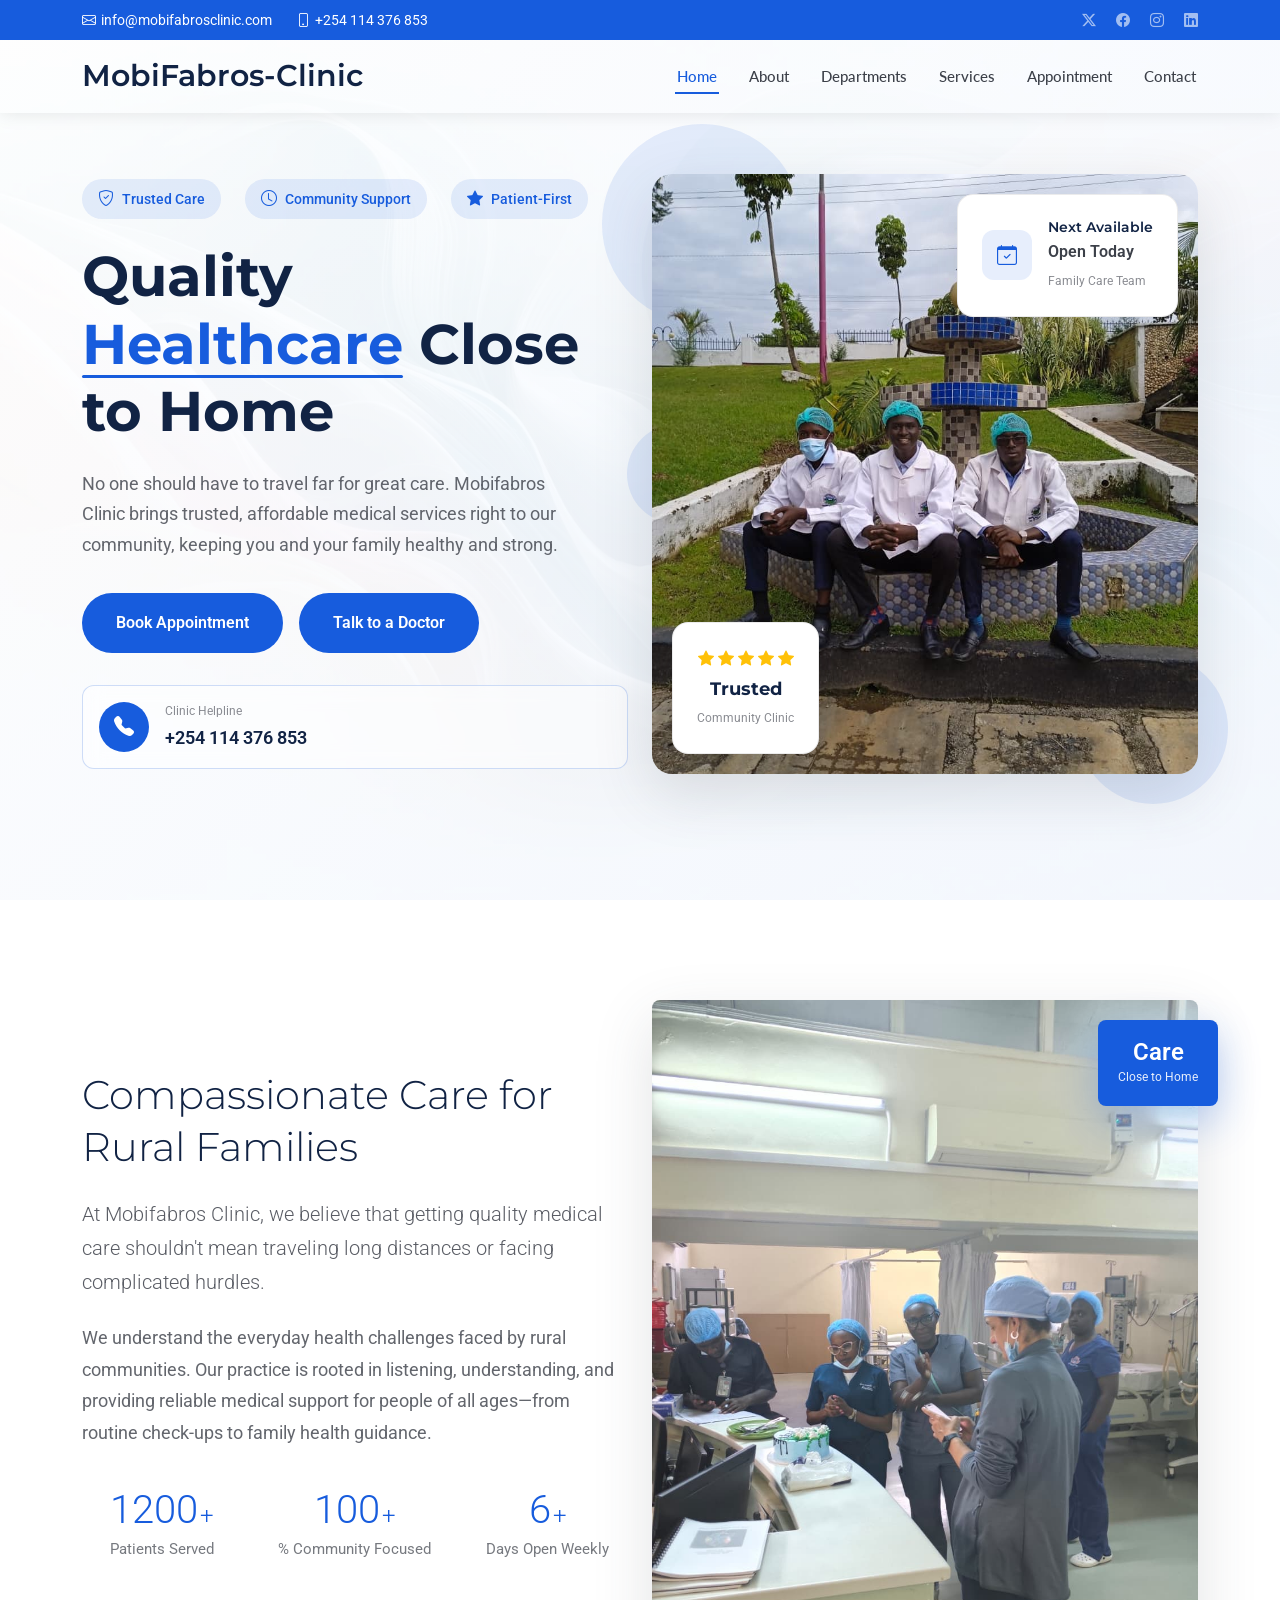
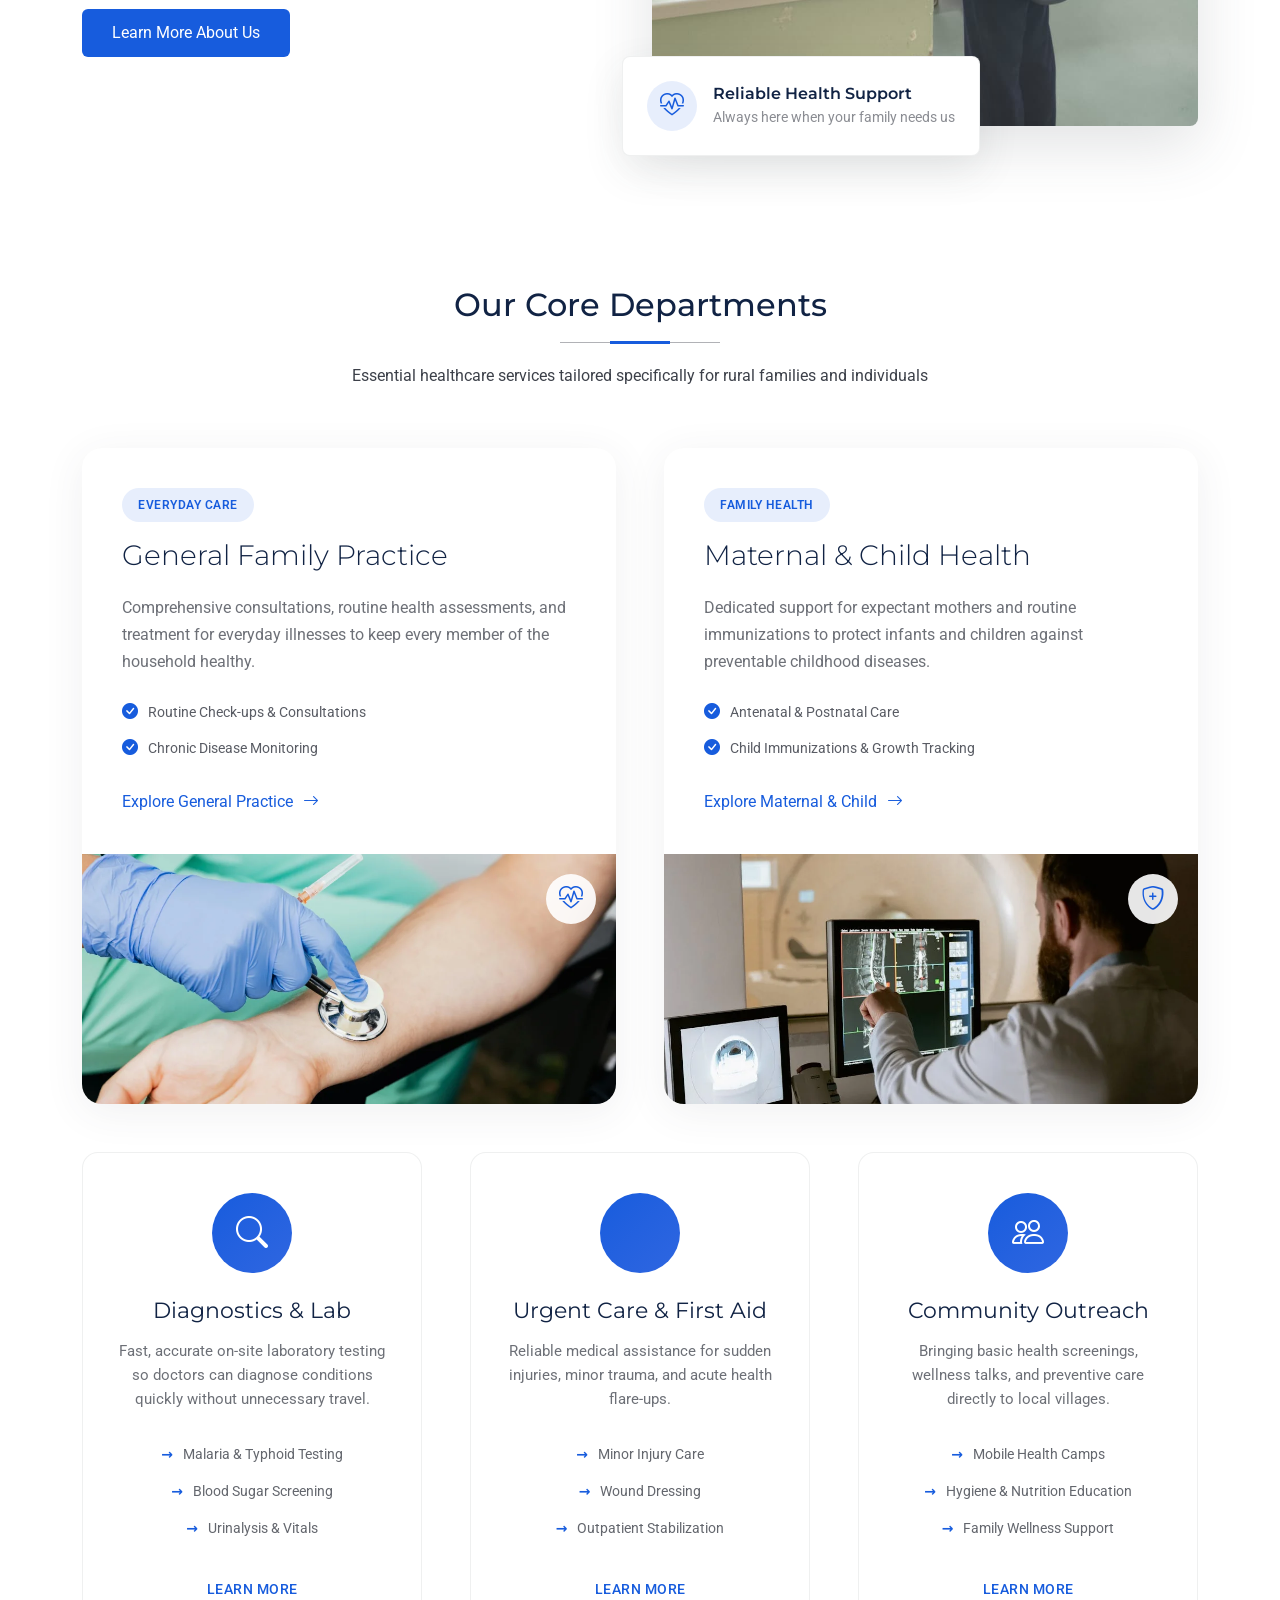
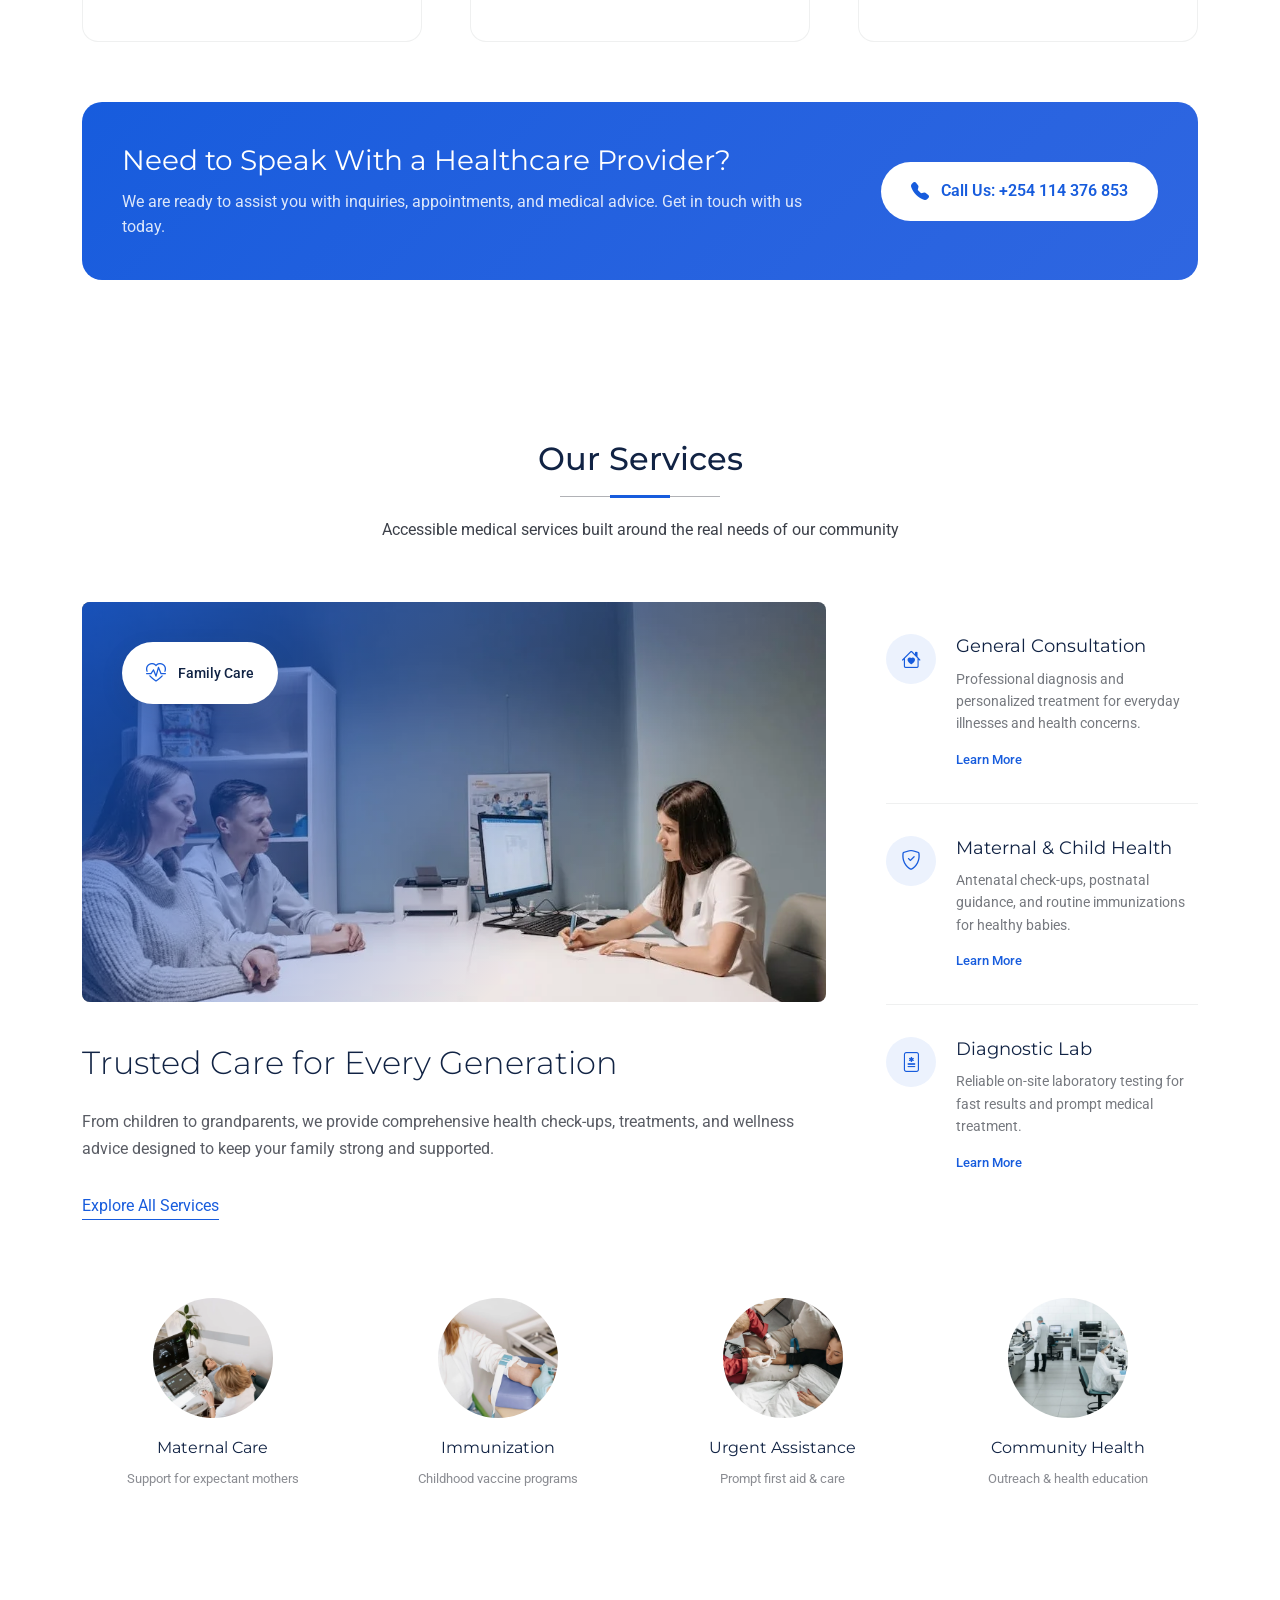
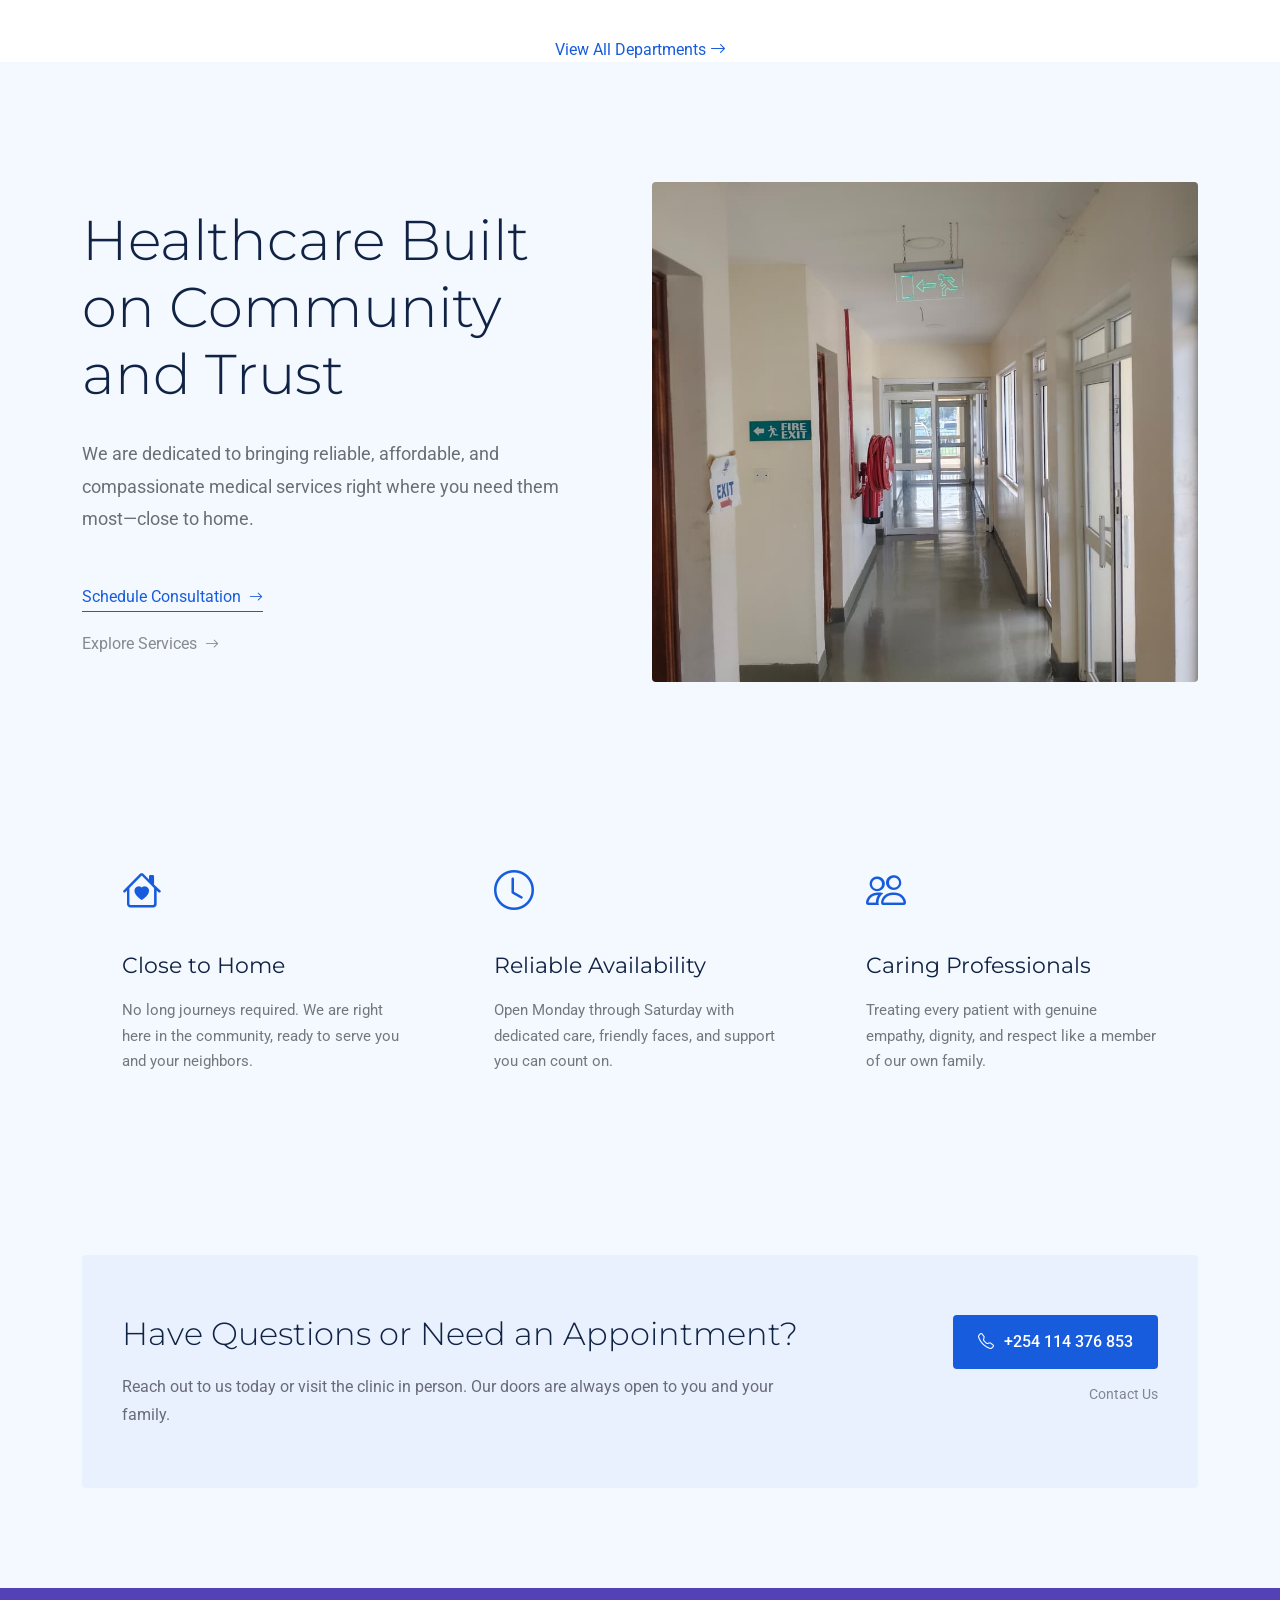
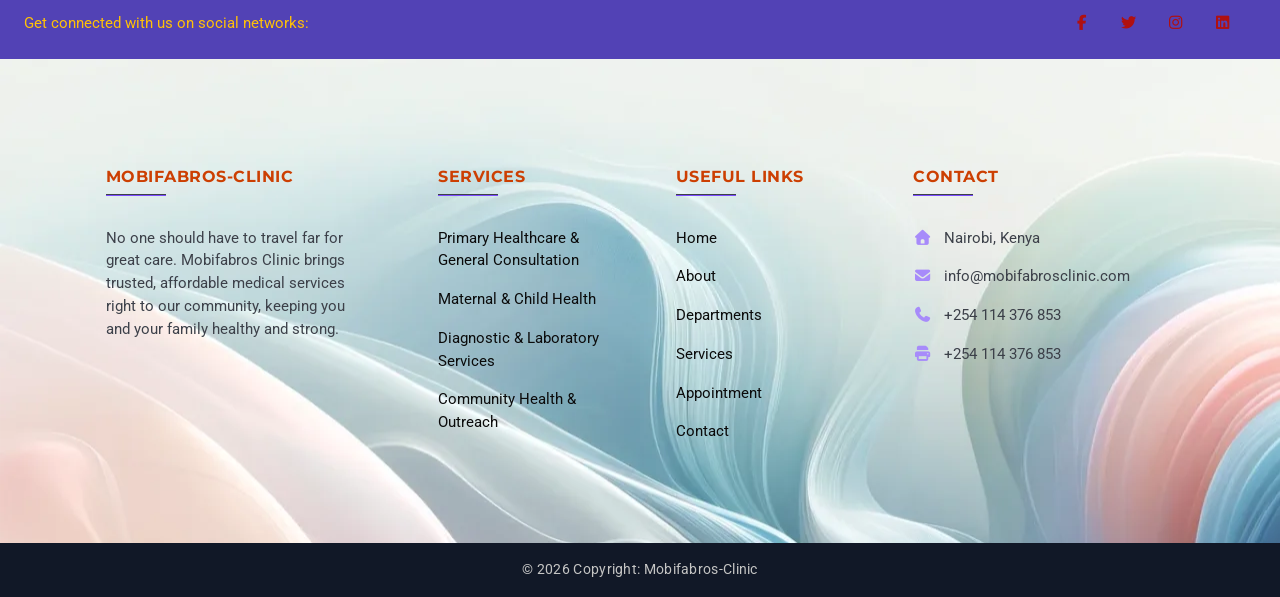
<file: index.html>
<!DOCTYPE html>
<html lang="en">

<head>
  <meta charset="utf-8">
  <meta content="width=device-width, initial-scale=1.0" name="viewport">
  <title>MobiFabros-Clinic</title>
  <meta name="description" content="Mobifabros Clinic brings trusted, affordable medical services right to our community, keeping you and your family healthy and strong.">
  <meta name="keywords" content="Mobifabros Clinic, Rural Healthcare, Family Practice, Medical Services, Clinic Kenya">

  <!-- Favicons -->
  <link href="assets/img/favlogo.jpg" rel="icon">
  <link href="assets/img/apple-touch-icon.png" rel="apple-touch-icon">

  <!-- Fonts -->
  <link href="https://fonts.googleapis.com" rel="preconnect">
  <link href="https://fonts.gstatic.com" rel="preconnect" crossorigin>
  <link
    href="https://fonts.googleapis.com/css2?family=Roboto:ital,wght@0,100;0,300;0,400;0,500;0,700;0,900;1,100;1,300;1,400;1,500;1,700;1,900&family=Montserrat:ital,wght@0,100;0,200;0,300;0,400;0,500;0,600;0,700;0,800;0,900;1,100;1,200;1,300;1,400;1,500;1,600;1,700;1,800;1,900&family=Lato:ital,wght@0,100;0,300;0,400;0,700;0,900;1,100;1,300;1,400;1,700;1,900&display=swap"
    rel="stylesheet">

  <!-- Vendor CSS Files -->
  <link href="assets/vendor/bootstrap/css/bootstrap.min.css" rel="stylesheet">
  <link href="assets/vendor/bootstrap-icons/bootstrap-icons.css" rel="stylesheet">
  <link href="assets/vendor/aos/aos.css" rel="stylesheet">
  <link href="assets/vendor/glightbox/css/glightbox.min.css" rel="stylesheet">
  <link href="assets/vendor/fontawesome-free/css/all.min.css" rel="stylesheet">
  <link href="assets/vendor/swiper/swiper-bundle.min.css" rel="stylesheet">

  <!-- Main CSS File -->
  <link href="assets/css/main.css" rel="stylesheet">
</head>

<body class="index-page">

  <header id="header" class="header fixed-top">

    <div class="topbar d-flex align-items-center dark-background">
      <div class="container d-flex justify-content-center justify-content-md-between">
        <div class="contact-info d-flex align-items-center">
          <i class="bi bi-envelope d-flex align-items-center"><a
              href="mailto:info@mobifabrosclinic.com">info@mobifabrosclinic.com</a></i>
          <i class="bi bi-phone d-flex align-items-center ms-4"><span>+254 114 376 853</span></i>
        </div>
        <div class="social-links d-none d-md-flex align-items-center">
          <a href="#!" class="twitter"><i class="bi bi-twitter-x"></i></a>
          <a href="#!" class="facebook"><i class="bi bi-facebook"></i></a>
          <a href="#!" class="instagram"><i class="bi bi-instagram"></i></a>
          <a href="#!" class="linkedin"><i class="bi bi-linkedin"></i></a>
        </div>
      </div>
    </div><!-- End Top Bar -->

    <div class="branding d-flex align-items-center">

      <div class="container position-relative d-flex align-items-center justify-content-between">
        <a href="index.html" class="logo d-flex align-items-center">
          <!-- Uncomment the line below if you also wish to use an image logo -->
          <!-- <img src="assets/img/logo.webp" alt=""> -->
          <h1 class="sitename">MobiFabros-Clinic</h1>
        </a>

        <nav id="navmenu" class="navmenu">
          <ul>
            <li><a href="index.html" class="active">Home</a></li>
            <li><a href="about.html">About</a></li>
            <li><a href="departments.html">Departments</a></li>
            <li><a href="services.html">Services</a></li>
            <li><a href="appointment.html">Appointment</a></li>
            <li><a href="contact.html">Contact</a></li>
          </ul>
          <i class="mobile-nav-toggle d-xl-none bi bi-list"></i>
        </nav>

      </div>

    </div>

  </header>

  <main class="main">

    <!-- Hero Section -->
    <section id="hero" class="hero section">

      <div class="container" data-aos="fade-up" data-aos-delay="100">

        <div class="row align-items-center mt-5">
          <div class="col-lg-6">
            <div class="hero-content">
              <div class="trust-badges mb-4" data-aos="fade-right" data-aos-delay="200">
                <div class="badge-item">
                  <i class="bi bi-shield-check"></i>
                  <span>Trusted Care</span>
                </div>
                <div class="badge-item">
                  <i class="bi bi-clock"></i>
                  <span>Community Support</span>
                </div>
                <div class="badge-item">
                  <i class="bi bi-star-fill"></i>
                  <span>Patient-First</span>
                </div>
              </div>

              <h1 data-aos="fade-right" data-aos-delay="300">
                Quality <span class="highlight">Healthcare</span> Close to Home
              </h1>

              <p class="hero-description" data-aos="fade-right" data-aos-delay="400">
                No one should have to travel far for great care. Mobifabros Clinic brings trusted, affordable medical services right to our community, keeping you and your family healthy and strong.
              </p>

              <div class="hero-actions" data-aos="fade-right" data-aos-delay="600">
                <a href="appointment.html" class="btn btn-primary">Book Appointment</a>
                <a href="contact.html" class="btn btn-primary">Talk to a Doctor</a>
              </div>

              <div class="emergency-contact" data-aos="fade-right" data-aos-delay="700">
                <div class="emergency-icon">
                  <i class="bi bi-telephone-fill"></i>
                </div>
                <div class="emergency-info">
                  <small>Clinic Helpline</small>
                  <strong>+254 114 376 853</strong>
                </div>
              </div>
            </div>
          </div>

          <div class="col-lg-6">
            <div class="hero-visual" data-aos="fade-left" data-aos-delay="400">
              <div class="main-image">
                <img src="assets/img/mbogi.jpeg" alt="Modern Healthcare Facility" class="img-fluid">
                <div class="floating-card appointment-card">
                  <div class="card-icon">
                    <i class="bi bi-calendar-check"></i>
                  </div>
                  <div class="card-content">
                    <h6>Next Available</h6>
                    <p>Open Today</p>
                    <small>Family Care Team</small>
                  </div>
                </div>
                <div class="floating-card rating-card">
                  <div class="card-content">
                    <div class="rating-stars">
                      <i class="bi bi-star-fill"></i>
                      <i class="bi bi-star-fill"></i>
                      <i class="bi bi-star-fill"></i>
                      <i class="bi bi-star-fill"></i>
                      <i class="bi bi-star-fill"></i>
                    </div>
                    <h6>Trusted</h6>
                    <small>Community Clinic</small>
                  </div>
                </div>
              </div>
              <div class="background-elements">
                <div class="element element-1"></div>
                <div class="element element-2"></div>
                <div class="element element-3"></div>
              </div>
            </div>
          </div>
        </div>

      </div>

    </section><!-- /Hero Section -->

    <!-- Home About Section -->
    <section id="home-about" class="home-about section">

      <div class="container" data-aos="fade-up" data-aos-delay="100">

        <div class="row align-items-center">
          <div class="col-lg-6 mb-5 mb-lg-0" data-aos="fade-right" data-aos-delay="200">
            <div class="about-content">
              <h2 class="section-heading">Compassionate Care for Rural Families</h2>
              <p class="lead-text">At Mobifabros Clinic, we believe that getting quality medical care shouldn't mean traveling long distances or facing complicated hurdles.</p>

              <p>We understand the everyday health challenges faced by rural communities. Our practice is rooted in listening, understanding, and providing reliable medical support for people of all ages—from routine check-ups to family health guidance.</p>

              <div class="stats-grid">
                <div class="stat-item">
                  <div class="stat-number purecounter" data-purecounter-start="0" data-purecounter-end="1200"
                    data-purecounter-duration="1"></div>
                  <div class="stat-label">Patients Served</div>
                </div>
                <div class="stat-item">
                  <div class="stat-number purecounter" data-purecounter-start="0" data-purecounter-end="100"
                    data-purecounter-duration="1"></div>
                  <div class="stat-label">% Community Focused</div>
                </div>
                <div class="stat-item">
                  <div class="stat-number purecounter" data-purecounter-start="0" data-purecounter-end="6"
                    data-purecounter-duration="1"></div>
                  <div class="stat-label">Days Open Weekly</div>
                </div>
              </div>

              <div class="cta-section">
                <a href="about.html" class="btn-primary">Learn More About Us</a>
              </div>
            </div>
          </div>

          <div class="col-lg-6" data-aos="fade-left" data-aos-delay="300">
            <div class="about-visual">
              <div class="main-image">
                <img src="assets/img/docs.jpeg" alt="Modern medical facility" class="img-fluid">
              </div>
              <div class="floating-card">
                <div class="card-content">
                  <div class="icon">
                    <i class="bi bi-heart-pulse"></i>
                  </div>
                  <div class="card-text">
                    <h4>Reliable Health Support</h4>
                    <p>Always here when your family needs us</p>
                  </div>
                </div>
              </div>
              <div class="experience-badge">
                <div class="badge-content">
                  <span class="years">Care</span>
                  <span class="text">Close to Home</span>
                </div>
              </div>
            </div>
          </div>
        </div>

      </div>

    </section><!-- /Home About Section -->

    <!-- Featured Departments Section -->
    <section id="featured-departments" class="featured-departments section">

      <!-- Section Title -->
      <div class="container section-title" data-aos="fade-up">
        <h2>Our Core Departments</h2>
        <p>Essential healthcare services tailored specifically for rural families and individuals</p>
      </div><!-- End Section Title -->

      <div class="container" data-aos="fade-up" data-aos-delay="100">

        <div class="row g-5">

          <div class="col-lg-6" data-aos="zoom-in" data-aos-delay="100">
            <div class="specialty-card">
              <div class="specialty-content">
                <div class="specialty-meta">
                  <span class="specialty-label">Everyday Care</span>
                </div>
                <h3>General Family Practice</h3>
                <p>Comprehensive consultations, routine health assessments, and treatment for everyday illnesses to keep every member of the household healthy.</p>
                <div class="specialty-features">
                  <span><i class="bi bi-check-circle-fill"></i>Routine Check-ups & Consultations</span>
                  <span><i class="bi bi-check-circle-fill"></i>Chronic Disease Monitoring</span>
                </div>
                <a href="departments.html" class="specialty-link">
                  Explore General Practice <i class="bi bi-arrow-right"></i>
                </a>
              </div>
              <div class="specialty-visual">
                <img src="assets/img/health/cardiology-1.webp" alt="General Family Practice" class="img-fluid">
                <div class="visual-overlay">
                  <i class="bi bi-heart-pulse"></i>
                </div>
              </div>
            </div>
          </div><!-- End Specialty Card -->

          <div class="col-lg-6" data-aos="zoom-in" data-aos-delay="200">
            <div class="specialty-card">
              <div class="specialty-content">
                <div class="specialty-meta">
                  <span class="specialty-label">Family Health</span>
                </div>
                <h3>Maternal & Child Health</h3>
                <p>Dedicated support for expectant mothers and routine immunizations to protect infants and children against preventable childhood diseases.</p>
                <div class="specialty-features">
                  <span><i class="bi bi-check-circle-fill"></i>Antenatal & Postnatal Care</span>
                  <span><i class="bi bi-check-circle-fill"></i>Child Immunizations & Growth Tracking</span>
                </div>
                <a href="departments.html" class="specialty-link">
                  Explore Maternal & Child <i class="bi bi-arrow-right"></i>
                </a>
              </div>
              <div class="specialty-visual">
                <img src="assets/img/health/neurology-4.webp" alt="Maternal and Child Health" class="img-fluid">
                <div class="visual-overlay">
                  <i class="bi bi-shield-plus"></i>
                </div>
              </div>
            </div>
          </div><!-- End Specialty Card -->

          <div class="col-lg-4" data-aos="fade-up" data-aos-delay="100">
            <div class="department-highlight">
              <div class="highlight-icon">
                <i class="bi bi-search"></i>
              </div>
              <h4>Diagnostics & Lab</h4>
              <p>Fast, accurate on-site laboratory testing so doctors can diagnose conditions quickly without unnecessary travel.</p>
              <ul class="highlight-list">
                <li>Malaria & Typhoid Testing</li>
                <li>Blood Sugar Screening</li>
                <li>Urinalysis & Vitals</li>
              </ul>
              <a href="departments.html" class="highlight-cta">Learn More</a>
            </div>
          </div><!-- End Department Highlight -->

          <div class="col-lg-4" data-aos="fade-up" data-aos-delay="200">
            <div class="department-highlight">
              <div class="highlight-icon">
                <i class="bi bi-medkit"></i>
              </div>
              <h4>Urgent Care & First Aid</h4>
              <p>Reliable medical assistance for sudden injuries, minor trauma, and acute health flare-ups.</p>
              <ul class="highlight-list">
                <li>Minor Injury Care</li>
                <li>Wound Dressing</li>
                <li>Outpatient Stabilization</li>
              </ul>
              <a href="departments.html" class="highlight-cta">Learn More</a>
            </div>
          </div><!-- End Department Highlight -->

          <div class="col-lg-4" data-aos="fade-up" data-aos-delay="300">
            <div class="department-highlight">
              <div class="highlight-icon">
                <i class="bi bi-people"></i>
              </div>
              <h4>Community Outreach</h4>
              <p>Bringing basic health screenings, wellness talks, and preventive care directly to local villages.</p>
              <ul class="highlight-list">
                <li>Mobile Health Camps</li>
                <li>Hygiene & Nutrition Education</li>
                <li>Family Wellness Support</li>
              </ul>
              <a href="departments.html" class="highlight-cta">Learn More</a>
            </div>
          </div><!-- End Department Highlight -->

        </div>

        <div class="emergency-banner" data-aos="fade-up" data-aos-delay="400">
          <div class="row align-items-center">
            <div class="col-lg-8">
              <div class="emergency-content">
                <h3>Need to Speak With a Healthcare Provider?</h3>
                <p>We are ready to assist you with inquiries, appointments, and medical advice. Get in touch with us today.</p>
              </div>
            </div>
            <div class="col-lg-4 text-lg-end">
              <a href="tel:+254114376853" class="emergency-btn">
                <i class="bi bi-telephone-fill"></i>
                Call Us: +254 114 376 853
              </a>
            </div>
          </div>
        </div>

      </div>

    </section><!-- /Featured Departments Section -->

    <!-- Featured Services Section -->
    <section id="featured-services" class="featured-services section">

      <!-- Section Title -->
      <div class="container section-title" data-aos="fade-up">
        <h2>Our Services</h2>
        <p>Accessible medical services built around the real needs of our community</p>
      </div><!-- End Section Title -->

      <div class="container" data-aos="fade-up" data-aos-delay="100">

        <div class="row g-0">

          <div class="col-lg-8" data-aos="fade-right" data-aos-delay="200">
            <div class="featured-service-main">
              <div class="service-image-wrapper">
                <img src="assets/img/health/consultation-4.webp" alt="Premier Healthcare Services" class="img-fluid"
                  loading="lazy">
                <div class="service-overlay">
                  <div class="service-badge">
                    <i class="bi bi-heart-pulse"></i>
                    <span>Family Care</span>
                  </div>
                </div>
              </div>
              <div class="service-details">
                <h2>Trusted Care for Every Generation</h2>
                <p>From children to grandparents, we provide comprehensive health check-ups, treatments, and wellness advice designed to keep your family strong and supported.</p>
                <a href="services.html" class="main-cta">Explore All Services</a>
              </div>
            </div>
          </div>

          <div class="col-lg-4" data-aos="fade-left" data-aos-delay="300">
            <div class="services-sidebar">

              <div class="service-item" data-aos="fade-up" data-aos-delay="400">
                <div class="service-icon-wrapper">
                  <i class="bi bi-house-heart"></i>
                </div>
                <div class="service-info">
                  <h4>General Consultation</h4>
                  <p>Professional diagnosis and personalized treatment for everyday illnesses and health concerns.</p>
                  <a href="services.html" class="service-link">Learn More</a>
                </div>
              </div>

              <div class="service-item" data-aos="fade-up" data-aos-delay="500">
                <div class="service-icon-wrapper">
                  <i class="bi bi-shield-check"></i>
                </div>
                <div class="service-info">
                  <h4>Maternal & Child Health</h4>
                  <p>Antenatal check-ups, postnatal guidance, and routine immunizations for healthy babies.</p>
                  <a href="services.html" class="service-link">Learn More</a>
                </div>
              </div>

              <div class="service-item" data-aos="fade-up" data-aos-delay="600">
                <div class="service-icon-wrapper">
                  <i class="bi bi-file-medical"></i>
                </div>
                <div class="service-info">
                  <h4>Diagnostic Lab</h4>
                  <p>Reliable on-site laboratory testing for fast results and prompt medical treatment.</p>
                  <a href="services.html" class="service-link">Learn More</a>
                </div>
              </div>

            </div>
          </div>

        </div>

        <div class="specialties-grid" data-aos="fade-up" data-aos-delay="300">
          <div class="row align-items-center">

            <div class="col-lg-3 col-md-6">
              <div class="specialty-card">
                <div class="specialty-image">
                  <img src="assets/img/health/maternal-2.webp" alt="Maternal Care" class="img-fluid" loading="lazy">
                </div>
                <div class="specialty-content">
                  <h5>Maternal Care</h5>
                  <span>Support for expectant mothers</span>
                </div>
              </div>
            </div>

            <div class="col-lg-3 col-md-6">
              <div class="specialty-card">
                <div class="specialty-image">
                  <img src="assets/img/health/vaccination-3.webp" alt="Vaccination" class="img-fluid" loading="lazy">
                </div>
                <div class="specialty-content">
                  <h5>Immunization</h5>
                  <span>Childhood vaccine programs</span>
                </div>
              </div>
            </div>

            <div class="col-lg-3 col-md-6">
              <div class="specialty-card">
                <div class="specialty-image">
                  <img src="assets/img/health/emergency-1.webp" alt="Emergency Care" class="img-fluid" loading="lazy">
                </div>
                <div class="specialty-content">
                  <h5>Urgent Assistance</h5>
                  <span>Prompt first aid &amp; care</span>
                </div>
              </div>
            </div>

            <div class="col-lg-3 col-md-6">
              <div class="specialty-card">
                <div class="specialty-image">
                  <img src="assets/img/health/facilities-6.webp" alt="Advanced Tech" class="img-fluid" loading="lazy">
                </div>
                <div class="specialty-content">
                  <h5>Community Health</h5>
                  <span>Outreach &amp; health education</span>
                </div>
              </div>
            </div>

          </div>
        </div>

      </div>

    </section><!-- /Featured Services Section -->

   
        </div>

        <div class="text-center mt-5" data-aos="fade-up" data-aos-delay="700">
          <a href="departments.html" class="btn-view-all">
            View All Departments
            <i class="bi bi-arrow-right"></i>
          </a>
        </div>

      </div>

    </section><!-- /Find A Doctor Section -->

    <!-- Call To Action Section -->
    <section id="call-to-action" class="call-to-action section light-background">

      <div class="container" data-aos="fade-up" data-aos-delay="100">

        <div class="hero-content">
          <div class="row align-items-center">

            <div class="col-lg-6">
              <div class="content-wrapper" data-aos="fade-up" data-aos-delay="200">
                <h1>Healthcare Built on Community and Trust</h1>
                <p>We are dedicated to bringing reliable, affordable, and compassionate medical services right where you need them most—close to home.</p>

                <div class="cta-wrapper">
                  <a href="appointment.html" class="primary-cta">
                    <span>Schedule Consultation</span>
                    <i class="bi bi-arrow-right"></i>
                  </a>
                  <a href="services.html" class="secondary-cta">
                    <span>Explore Services</span>
                    <i class="bi bi-arrow-right"></i>
                  </a>
                </div>
              </div>
            </div>

            <div class="col-lg-6">
              <div class="image-container" data-aos="fade-left" data-aos-delay="300">
                <img src="assets/img/hall.jpeg" alt="Medical Excellence" class="img-fluid">
              </div>
            </div>

          </div>
        </div>

        <div class="features-section">

          <div class="row g-0">

            <div class="col-lg-4">
              <div class="feature-block" data-aos="fade-up" data-aos-delay="200">
                <div class="feature-icon">
                  <i class="bi bi-house-heart"></i>
                </div>
                <h3>Close to Home</h3>
                <p>No long journeys required. We are right here in the community, ready to serve you and your neighbors.</p>
              </div>
            </div>

            <div class="col-lg-4">
              <div class="feature-block" data-aos="fade-up" data-aos-delay="300">
                <div class="feature-icon">
                  <i class="bi bi-clock"></i>
                </div>
                <h3>Reliable Availability</h3>
                <p>Open Monday through Saturday with dedicated care, friendly faces, and support you can count on.</p>
              </div>
            </div>

            <div class="col-lg-4">
              <div class="feature-block" data-aos="fade-up" data-aos-delay="400">
                <div class="feature-icon">
                  <i class="bi bi-people"></i>
                </div>
                <h3>Caring Professionals</h3>
                <p>Treating every patient with genuine empathy, dignity, and respect like a member of our own family.</p>
              </div>
            </div>

          </div>

        </div>

        <div class="contact-block">
          <div class="row">

            <div class="col-lg-8">
              <div class="contact-content" data-aos="fade-up" data-aos-delay="200">
                <h2>Have Questions or Need an Appointment?</h2>
                <p>Reach out to us today or visit the clinic in person. Our doors are always open to you and your family.</p>
              </div>
            </div>

            <div class="col-lg-4">
              <div class="contact-actions" data-aos="fade-up" data-aos-delay="300">
                <a href="tel:+254114376853" class="emergency-call">
                  <i class="bi bi-telephone"></i>
                  <span>+254 114 376 853</span>
                </a>
                <a href="contact.html" class="contact-link">Contact Us</a>
              </div>
            </div>

          </div>
        </div>

      </div>

    </section><!-- /Call To Action Section -->

  </main>

  <!-- Footer -->
  <footer
          class="text-center text-lg-start text-white"
          style="background-image: url(assets/img/bg/);"
          >
    <!-- Section: Social media -->
    <section
             class="d-flex justify-content-between p-4"
             style="background-color: #6351ce"
             >
      <!-- Left -->
      <div class="me-5">
        <span class="text-warning">Get connected with us on social networks:</span>
      </div>
      <!-- Left -->

      <!-- Right -->
      <div>
        <a href="" class="text-white me-4">
          <i class="fab fa-facebook-f"></i>
        </a>
        <a href="" class="text-white me-4">
          <i class="fab fa-twitter"></i>
        </a>
        <a href="" class="text-white me-4">
          <i class="fab fa-instagram"></i>
        </a>
        <a href="" class="text-white me-4">
          <i class="fab fa-linkedin"></i>
        </a>
      </div>
      <!-- Right -->
    </section>
    <!-- Section: Social media -->

    <!-- Section: Links  -->
    <section class="" style="background-image: url(assets/img/bg/abstract-bg-3.webp);">
      <div class="container text-center text-md-start mt-5">
        <!-- Grid row -->
        <div class="row mt-3">
          <!-- Grid column -->
          <div class="col-md-3 col-lg-4 col-xl-3 mx-auto mb-4">
            <!-- Content -->
            <h6 class="text-uppercase fw-bold">MobiFabros-Clinic</h6>
            <hr
                class="mb-4 mt-0 d-inline-block mx-auto"
                style="width: 60px; background-color: #7c4dff; height: 2px"
                />
            <p>
             No one should have to travel far for great care. Mobifabros Clinic brings trusted, affordable medical services right to our community,
             keeping you and your family healthy and strong.
            </p>
          </div>
          <!-- Grid column -->

          <!-- Grid column -->
          <div class="col-md-2 col-lg-2 col-xl-2 mx-auto mb-4">
            <!-- Links -->
            <h6 class="text-uppercase fw-bold">Services</h6>
            <hr
                class="mb-4 mt-0 d-inline-block mx-auto"
                style="width: 60px; background-color: #7c4dff; height: 2px"
                />
            <p>
              <a href="services.html" class="text-dark">Primary Healthcare & General Consultation</a>
            </p>
            <p>
              <a href="services.html" class="text-dark">Maternal & Child Health</a>
            </p>
            <p>
              <a href="services.html" class="text-dark">Diagnostic & Laboratory Services</a>
            </p>
            <p>
              <a href="services.html" class="text-dark">Community Health & Outreach</a>
            </p>
          </div>
          <!-- Grid column -->

          <!-- Grid column -->
          <div class="col-md-3 col-lg-2 col-xl-2 mx-auto mb-4">
            <!-- Links -->
            <h6 class="text-uppercase fw-bold">Useful links</h6>
            <hr
                class="mb-4 mt-0 d-inline-block mx-auto"
                style="width: 60px; background-color: #7c4dff; height: 2px"
                />
            <p>
              <a href="index.html" class="text-dark">Home</a>
            </p>
            <p>
              <a href="about.html" class="text-dark">About</a>
            </p>
            <p>
              <a href="departments.html" class="text-dark">Departments</a>
            </p>
            <p>
              <a href="services.html" class="text-dark">Services</a>
            </p>
            <p>
              <a href="appointment.html" class="text-dark">Appointment</a>
            </p>
             <p>
              <a href="contact.html" class="text-dark">Contact</a>
            </p>
          </div>
          <!-- Grid column -->

          <!-- Grid column -->
          <div class="col-md-4 col-lg-3 col-xl-3 mx-auto mb-md-0 mb-4">
            <!-- Links -->
            <h6 class="text-uppercase fw-bold">Contact</h6>
            <hr
                class="mb-4 mt-0 d-inline-block mx-auto"
                style="width: 60px; background-color: #7c4dff; height: 2px"
                />
            <p><i class="fas fa-home mr-3"></i> Nairobi, Kenya</p>
            <p><i class="fas fa-envelope mr-3"></i> info@mobifabrosclinic.com</p>
            <p><i class="fas fa-phone mr-3"></i> +254 114 376 853</p>
            <p><i class="fas fa-print mr-3"></i> +254 114 376 853</p>
          </div>
          <!-- Grid column -->
        </div>
        <!-- Grid row -->
      </div>
    </section>
    <!-- Section: Links  -->

    <!-- Copyright -->
    <div
         class="text-center p-3"
         style="background-color: blue;"
         >
      © 2026 Copyright: Mobifabros-Clinic
    </div>
    <!-- Copyright -->
  </footer>
  <!-- Footer -->

  <!-- Scroll Top -->
  <a href="#!" id="scroll-top" class="scroll-top d-flex align-items-center justify-content-center"><i
      class="bi bi-arrow-up-short"></i></a>

  <!-- Preloader -->
  <div id="preloader"></div>

  <!-- Vendor JS Files -->
  <script src="assets/vendor/bootstrap/js/bootstrap.bundle.min.js"></script>
  <script src="assets/vendor/php-email-form/validate.js"></script>
  <script src="assets/vendor/aos/aos.js"></script>
  <script src="assets/vendor/glightbox/js/glightbox.min.js"></script>
  <script src="assets/vendor/purecounter/purecounter_vanilla.js"></script>
  <script src="assets/vendor/swiper/swiper-bundle.min.js"></script>

  <!-- Main JS File -->
  <script src="assets/js/main.js"></script>

</body>

</html>
</file>
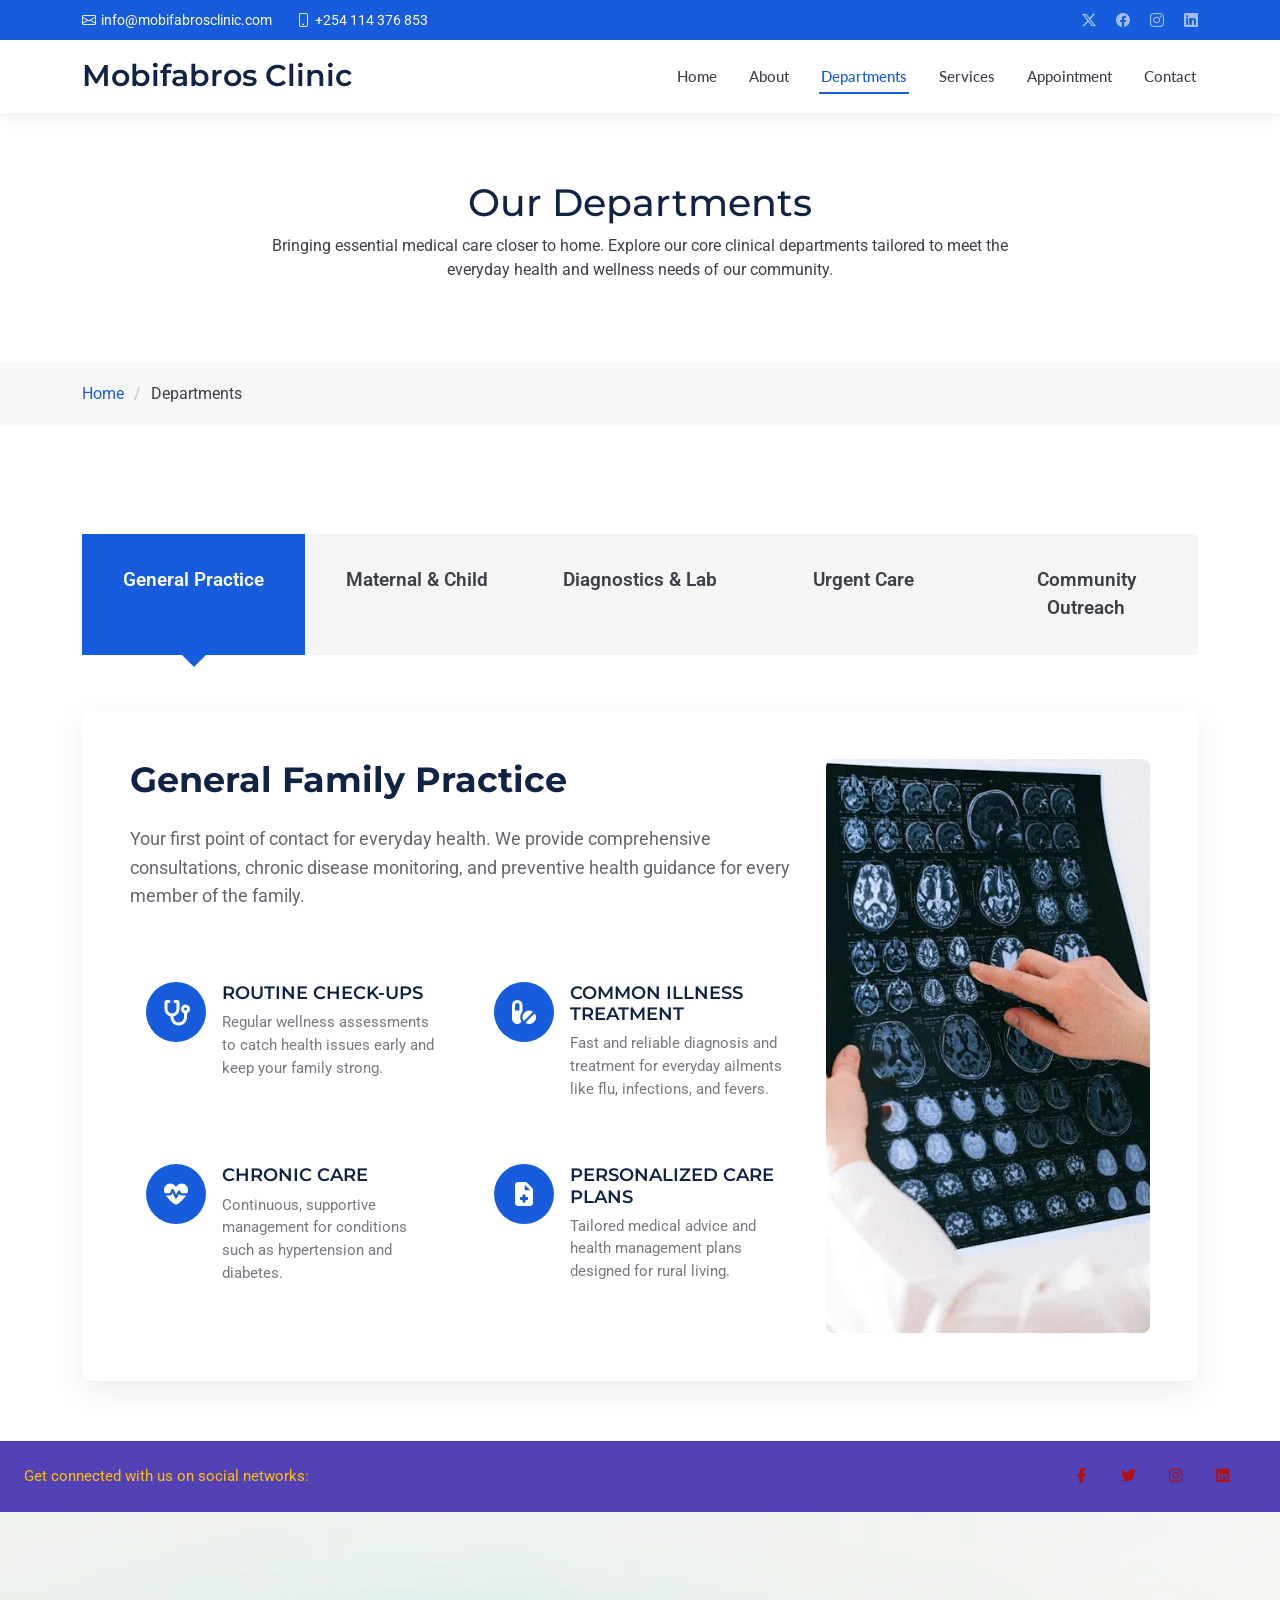
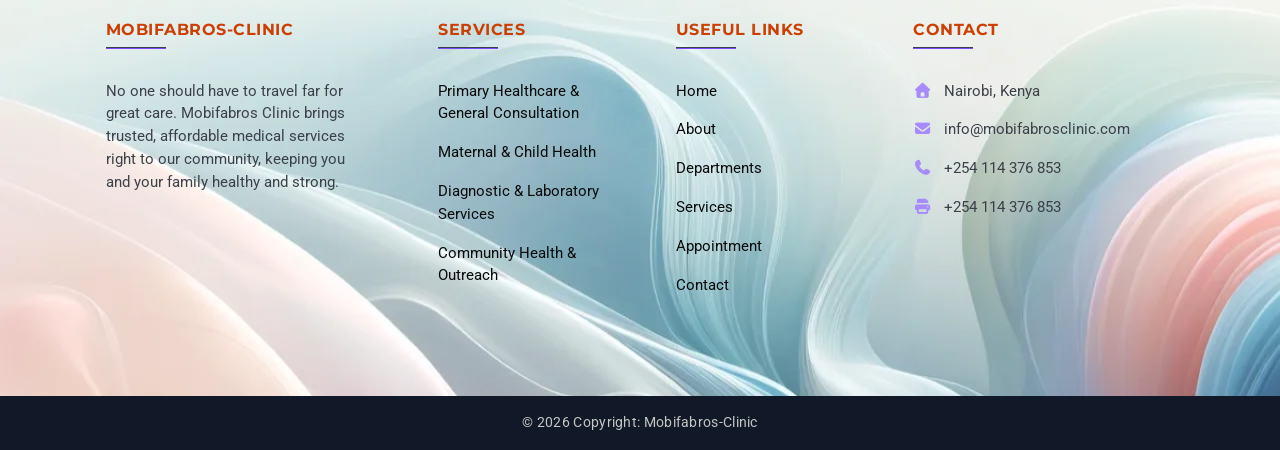
<file: departments.html>
<!DOCTYPE html>
<html lang="en">

<head>
  <meta charset="utf-8">
  <meta content="width=device-width, initial-scale=1.0" name="viewport">
  <title>Departments - Mobifabros Clinic</title>
  <meta name="description" content="Explore the medical departments and specialized rural healthcare services offered at Mobifabros Clinic.">
  <meta name="keywords" content="Mobifabros Clinic, Departments, Rural Healthcare, Family Practice, Maternal Health">

  <!-- Favicons -->
  <link href="assets/img/favicon.png" rel="icon">
  <link href="assets/img/apple-touch-icon.png" rel="apple-touch-icon">

  <!-- Fonts -->
  <link href="https://fonts.googleapis.com" rel="preconnect">
  <link href="https://fonts.gstatic.com" rel="preconnect" crossorigin>
  <link
    href="https://fonts.googleapis.com/css2?family=Roboto:ital,wght@0,100;0,300;0,400;0,500;0,700;0,900;1,100;1,300;1,400;1,500;1,700;1,900&family=Montserrat:ital,wght@0,100;0,200;0,300;0,400;0,500;0,600;0,700;0,800;0,900;1,100;1,200;1,300;1,400;1,500;1,600;1,700;1,800;1,900&family=Lato:ital,wght@0,100;0,300;0,400;0,700;0,900;1,100;1,300;1,400;1,700;1,900&display=swap"
    rel="stylesheet">

  <!-- Vendor CSS Files -->
  <link href="assets/vendor/bootstrap/css/bootstrap.min.css" rel="stylesheet">
  <link href="assets/vendor/bootstrap-icons/bootstrap-icons.css" rel="stylesheet">
  <link href="assets/vendor/aos/aos.css" rel="stylesheet">
  <link href="assets/vendor/glightbox/css/glightbox.min.css" rel="stylesheet">
  <link href="assets/vendor/fontawesome-free/css/all.min.css" rel="stylesheet">
  <link href="assets/vendor/swiper/swiper-bundle.min.css" rel="stylesheet">

  <!-- Main CSS File -->
  <link href="assets/css/main.css" rel="stylesheet">
</head>

<body class="departments-page">

  <header id="header" class="header fixed-top">

    <div class="topbar d-flex align-items-center dark-background">
      <div class="container d-flex justify-content-center justify-content-md-between">
        <div class="contact-info d-flex align-items-center">
          <i class="bi bi-envelope d-flex align-items-center"><a
              href="mailto:info@mobifabrosclinic.com">info@mobifabrosclinic.com</a></i>
          <i class="bi bi-phone d-flex align-items-center ms-4"><span>+254 114 376 853</span></i>
        </div>
        <div class="social-links d-none d-md-flex align-items-center">
          <a href="#!" class="twitter"><i class="bi bi-twitter-x"></i></a>
          <a href="#!" class="facebook"><i class="bi bi-facebook"></i></a>
          <a href="#!" class="instagram"><i class="bi bi-instagram"></i></a>
          <a href="#!" class="linkedin"><i class="bi bi-linkedin"></i></a>
        </div>
      </div>
    </div><!-- End Top Bar -->

    <div class="branding d-flex align-items-center">

      <div class="container position-relative d-flex align-items-center justify-content-between">
        <a href="index.html" class="logo d-flex align-items-center">
          <h1 class="sitename">Mobifabros Clinic</h1>
        </a>

        <nav id="navmenu" class="navmenu">
          <ul>
            <li><a href="index.html">Home</a></li>
            <li><a href="about.html">About</a></li>
            <li><a href="departments.html" class="active">Departments</a></li>
            <li><a href="services.html">Services</a></li>
            <li><a href="appointment.html">Appointment</a></li>
            <li><a href="contact.html">Contact</a></li>
          </ul>
          <i class="mobile-nav-toggle d-xl-none bi bi-list"></i>
        </nav>

      </div>

    </div>

  </header>

  <main class="main">

    <!-- Page Title -->
    <div class="page-title">
      <div class="heading">
        <div class="container">
          <div class="row d-flex justify-content-center text-center">
            <div class="col-lg-8">
              <h1 class="heading-title">Our Departments</h1>
              <p class="mb-0">
                Bringing essential medical care closer to home. Explore our core clinical departments tailored to meet the everyday health and wellness needs of our community.
              </p>
            </div>
          </div>
        </div>
      </div>
      <nav class="breadcrumbs">
        <div class="container">
          <ol>
            <li><a href="index.html">Home</a></li>
            <li class="current">Departments</li>
          </ol>
        </div>
      </nav>
    </div><!-- End Page Title -->

    <!-- Departments Tabs Section -->
    <section id="departments-tabs" class="departments-tabs section">

      <div class="container" data-aos="fade-up" data-aos-delay="100">

        <div class="medical-specialties">
          <div class="row">
            <div class="col-12">
              <div class="specialty-navigation">
                <div class="nav nav-pills d-flex" id="specialty-tabs" role="tablist" data-aos="fade-up"
                  data-aos-delay="400">
                  <a class="nav-link department-tab active" id="general-tab" data-bs-toggle="pill"
                    href="#departments-tabs-general" role="tab" aria-controls="departments-tabs-general"
                    aria-selected="true" data-aos="fade-up" data-aos-delay="100">General Practice</a>
                  <a class="nav-link department-tab" id="maternal-tab" data-bs-toggle="pill"
                    href="#departments-tabs-maternal" role="tab" aria-controls="departments-tabs-maternal"
                    aria-selected="false" data-aos="fade-up" data-aos-delay="150">Maternal & Child</a>
                  <a class="nav-link department-tab" id="lab-tab" data-bs-toggle="pill"
                    href="#departments-tabs-lab" role="tab" aria-controls="departments-tabs-lab"
                    aria-selected="false" data-aos="fade-up" data-aos-delay="200">Diagnostics & Lab</a>
                  <a class="nav-link department-tab" id="urgent-tab" data-bs-toggle="pill"
                    href="#departments-tabs-urgent" role="tab" aria-controls="departments-tabs-urgent"
                    aria-selected="false" data-aos="fade-up" data-aos-delay="250">Urgent Care</a>
                  <a class="nav-link department-tab" id="outreach-tab" data-bs-toggle="pill"
                    href="#departments-tabs-outreach" role="tab" aria-controls="departments-tabs-outreach"
                    aria-selected="false" data-aos="fade-up" data-aos-delay="300">Community Outreach</a>
                </div>
              </div>
            </div>

            <div class="col-12">
              <div class="tab-content department-content" id="specialty-content" data-aos="fade-up"
                data-aos-delay="500">

                <!-- General Practice Tab -->
                <div class="tab-pane fade show active" id="departments-tabs-general" role="tabpanel"
                  aria-labelledby="general-tab">
                  <div class="row department-layout">
                    <div class="col-lg-4 order-lg-2">
                      <div class="department-image">
                        <img src="assets/img/health/neurology-3.webp" alt="General Practice Department" class="img-fluid">
                      </div>
                    </div>
                    <div class="col-lg-8 order-lg-1">
                      <div class="department-info">
                        <h2 class="department-title">General Family Practice</h2>
                        <p class="department-description">Your first point of contact for everyday health. We provide comprehensive consultations, chronic disease monitoring, and preventive health guidance for every member of the family.</p>

                        <div class="row mt-4">
                          <div class="col-md-6">
                            <div class="service-item">
                              <div class="service-icon">
                                <i class="fas fa-stethoscope"></i>
                              </div>
                              <div class="service-content">
                                <h4>Routine Check-ups</h4>
                                <p>Regular wellness assessments to catch health issues early and keep your family strong.</p>
                              </div>
                            </div>
                          </div>
                          <div class="col-md-6">
                            <div class="service-item">
                              <div class="service-icon">
                                <i class="fas fa-pills"></i>
                              </div>
                              <div class="service-content">
                                <h4>Common Illness Treatment</h4>
                                <p>Fast and reliable diagnosis and treatment for everyday ailments like flu, infections, and fevers.</p>
                              </div>
                            </div>
                          </div>
                          <div class="col-md-6">
                            <div class="service-item">
                              <div class="service-icon">
                                <i class="fas fa-heartbeat"></i>
                              </div>
                              <div class="service-content">
                                <h4>Chronic Care</h4>
                                <p>Continuous, supportive management for conditions such as hypertension and diabetes.</p>
                              </div>
                            </div>
                          </div>
                          <div class="col-md-6">
                            <div class="service-item">
                              <div class="service-icon">
                                <i class="fas fa-file-medical"></i>
                              </div>
                              <div class="service-content">
                                <h4>Personalized Care Plans</h4>
                                <p>Tailored medical advice and health management plans designed for rural living.</p>
                              </div>
                            </div>
                          </div>
                        </div>
                      </div>
                    </div>
                  </div>
                </div><!-- End General Practice Tab -->

                <!-- Maternal & Child Tab -->
                <div class="tab-pane fade" id="departments-tabs-maternal" role="tabpanel" aria-labelledby="maternal-tab">
                  <div class="row department-layout">
                    <div class="col-lg-4 order-lg-2">
                      <div class="department-image">
                        <img src="assets/img/health/surgery-2.webp" alt="Maternal & Child Health" class="img-fluid">
                      </div>
                    </div>
                    <div class="col-lg-8 order-lg-1">
                      <div class="department-info">
                        <h2 class="department-title">Maternal & Child Health Department</h2>
                        <p class="department-description">Safeguarding the health of mothers and little ones. We provide compassionate support from pregnancy through childhood development.</p>

                        <div class="row mt-4">
                          <div class="col-md-6">
                            <div class="service-item">
                              <div class="service-icon">
                                <i class="fas fa-baby"></i>
                              </div>
                              <div class="service-content">
                                <h4>Antenatal Care</h4>
                                <p>Dedicated health monitoring and guidance for expectant mothers for safe pregnancies.</p>
                              </div>
                            </div>
                          </div>
                          <div class="col-md-6">
                            <div class="service-item">
                              <div class="service-icon">
                                <i class="fas fa-shield-alt"></i>
                              </div>
                              <div class="service-content">
                                <h4>Child Immunizations</h4>
                                <p>Routine vaccinations protecting infants and children against preventable diseases.</p>
                              </div>
                            </div>
                          </div>
                          <div class="col-md-6">
                            <div class="service-item">
                              <div class="service-icon">
                                <i class="fas fa-child"></i>
                              </div>
                              <div class="service-content">
                                <h4>Growth Monitoring</h4>
                                <p>Tracking child development, nutritional support, and vitamin supplementation.</p>
                              </div>
                            </div>
                          </div>
                          <div class="col-md-6">
                            <div class="service-item">
                              <div class="service-icon">
                                <i class="fas fa-hands-helping"></i>
                              </div>
                              <div class="service-content">
                                <h4>Postnatal Support</h4>
                                <p>Guidance and care for mothers and newborns following delivery.</p>
                              </div>
                            </div>
                          </div>
                        </div>
                      </div>
                    </div>
                  </div>
                </div><!-- End Maternal & Child Tab -->

                <!-- Diagnostics & Lab Tab -->
                <div class="tab-pane fade" id="departments-tabs-lab" role="tabpanel" aria-labelledby="lab-tab">
                  <div class="row department-layout">
                    <div class="col-lg-4 order-lg-2">
                      <div class="department-image">
                        <img src="assets/img/health/dermatology-1.webp" alt="Diagnostics & Lab" class="img-fluid">
                      </div>
                    </div>
                    <div class="col-lg-8 order-lg-1">
                      <div class="department-info">
                        <h2 class="department-title">Diagnostics & Laboratory Services</h2>
                        <p class="department-description">Accurate and timely testing right on-site so doctors can diagnose conditions quickly without requiring unnecessary travel.</p>

                        <div class="row mt-4">
                          <div class="col-md-6">
                            <div class="service-item">
                              <div class="service-icon">
                                <i class="fas fa-tint"></i>
                              </div>
                              <div class="service-content">
                                <h4>Blood Tests</h4>
                                <p>Quick screening for malaria, typhoid, blood sugar levels, and complete blood counts.</p>
                              </div>
                            </div>
                          </div>
                          <div class="col-md-6">
                            <div class="service-item">
                              <div class="service-icon">
                                <i class="fas fa-flask"></i>
                              </div>
                              <div class="service-content">
                                <h4>Urinalysis & Diagnostics</h4>
                                <p>Essential lab tests to identify infections and monitor organ health accurately.</p>
                              </div>
                            </div>
                          </div>
                          <div class="col-md-6">
                            <div class="service-item">
                              <div class="service-icon">
                                <i class="fas fa-chart-line"></i>
                              </div>
                              <div class="service-content">
                                <h4>Vital Screening</h4>
                                <p>Blood pressure, BMI, and metabolic assessments for early detection.</p>
                              </div>
                            </div>
                          </div>
                          <div class="col-md-6">
                            <div class="service-item">
                              <div class="service-icon">
                                <i class="fas fa-clock"></i>
                              </div>
                              <div class="service-content">
                                <h4>Fast Results</h4>
                                <p>Quick turnaround times to ensure treatment starts promptly.</p>
                              </div>
                            </div>
                          </div>
                        </div>
                      </div>
                    </div>
                  </div>
                </div><!-- End Diagnostics & Lab Tab -->

                <!-- Urgent Care Tab -->
                <div class="tab-pane fade" id="departments-tabs-urgent" role="tabpanel"
                  aria-labelledby="urgent-tab">
                  <div class="row department-layout">
                    <div class="col-lg-4 order-lg-2">
                      <div class="department-image">
                        <img src="assets/img/health/pediatrics-4.webp" alt="Urgent Care" class="img-fluid">
                      </div>
                    </div>
                    <div class="col-lg-8 order-lg-1">
                      <div class="department-info">
                        <h2 class="department-title">Urgent Care & First Aid</h2>
                        <p class="department-description">Reliable medical assistance for sudden injuries, minor trauma, and acute health flare-ups when you need prompt attention.</p>

                        <div class="row mt-4">
                          <div class="col-md-6">
                            <div class="service-item">
                              <div class="service-icon">
                                <i class="fas fa-medkit"></i>
                              </div>
                              <div class="service-content">
                                <h4>Minor Injury Care</h4>
                                <p>Wound cleaning, stitches, bandaging, and minor trauma treatment.</p>
                              </div>
                            </div>
                          </div>
                          <div class="col-md-6">
                            <div class="service-item">
                              <div class="service-icon">
                                <i class="fas fa-bolt"></i>
                              </div>
                              <div class="service-content">
                                <h4>Acute Symptom Relief</h4>
                                <p>Immediate stabilization and treatment for sudden high fevers, severe pain, or allergic reactions.</p>
                              </div>
                            </div>
                          </div>
                          <div class="col-md-6">
                            <div class="service-item">
                              <div class="service-icon">
                                <i class="fas fa-ambulance"></i>
                              </div>
                              <div class="service-content">
                                <h4>Emergency Triage</h4>
                                <p>Initial assessment and stabilization before referral to specialized facilities if needed.</p>
                              </div>
                            </div>
                          </div>
                          <div class="col-md-6">
                            <div class="service-item">
                              <div class="service-icon">
                                <i class="fas fa-user-nurse"></i>
                              </div>
                              <div class="service-content">
                                <h4>Nursing Support</h4>
                                <p>Dedicated injection, dressing, and outpatient observation services.</p>
                              </div>
                            </div>
                          </div>
                        </div>
                      </div>
                    </div>
                  </div>
                </div><!-- End Urgent Care Tab -->

                <!-- Community Outreach Tab -->
                <div class="tab-pane fade" id="departments-tabs-outreach" role="tabpanel"
                  aria-labelledby="outreach-tab">
                  <div class="row department-layout">
                    <div class="col-lg-4 order-lg-2">
                      <div class="department-image">
                        <img src="assets/img/health/cardiology-3.webp" alt="Community Health Outreach" class="img-fluid">
                      </div>
                    </div>
                    <div class="col-lg-8 order-lg-1">
                      <div class="department-info">
                        <h2 class="department-title">Community Health & Outreach</h2>
                        <p class="department-description">Taking healthcare beyond clinic walls. We work directly with rural villages to promote preventive wellness and health education.</p>

                        <div class="row mt-4">
                          <div class="col-md-6">
                            <div class="service-item">
                              <div class="service-icon">
                                <i class="fas fa-users"></i>
                              </div>
                              <div class="service-content">
                                <h4>Mobile Health Camps</h4>
                                <p>Bringing basic screenings and doctor consultations directly to local neighborhoods.</p>
                              </div>
                            </div>
                          </div>
                          <div class="col-md-6">
                            <div class="service-item">
                              <div class="service-icon">
                                <i class="fas fa-book-medical"></i>
                              </div>
                              <div class="service-content">
                                <h4>Health Education</h4>
                                <p>Practical workshops on hygiene, sanitation, nutrition, and disease prevention.</p>
                              </div>
                            </div>
                          </div>
                          <div class="col-md-6">
                            <div class="service-item">
                              <div class="service-icon">
                                <i class="fas fa-hands-helping"></i>
                              </div>
                              <div class="service-content">
                                <h4>Preventive Screening</h4>
                                <p>Mass blood pressure and blood sugar checks for early community risk awareness.</p>
                              </div>
                            </div>
                          </div>
                          <div class="col-md-6">
                            <div class="service-item">
                              <div class="service-icon">
                                <i class="fas fa-home"></i>
                              </div>
                              <div class="service-content">
                                <h4>Family Wellness Support</h4>
                                <p>Building a healthier rural community through continuous support and guidance.</p>
                              </div>
                            </div>
                          </div>
                        </div>
                      </div>
                    </div>
                  </div>
                </div><!-- End Community Outreach Tab -->

              </div>
            </div>
          </div>
        </div>

      </div>

    </section><!-- /Departments Tabs Section -->

  </main>

  <!-- Footer -->
  <footer
          class="text-center text-lg-start text-white"
          style="background-image: url(assets/img/bg/);"
          >
    <!-- Section: Social media -->
    <section
             class="d-flex justify-content-between p-4"
             style="background-color: #6351ce"
             >
      <!-- Left -->
      <div class="me-5">
        <span class="text-warning">Get connected with us on social networks:</span>
      </div>
      <!-- Left -->

      <!-- Right -->
      <div>
        <a href="" class="text-white me-4">
          <i class="fab fa-facebook-f"></i>
        </a>
        <a href="" class="text-white me-4">
          <i class="fab fa-twitter"></i>
        </a>
        <a href="" class="text-white me-4">
          <i class="fab fa-instagram"></i>
        </a>
        <a href="" class="text-white me-4">
          <i class="fab fa-linkedin"></i>
        </a>
      </div>
      <!-- Right -->
    </section>
    <!-- Section: Social media -->

    <!-- Section: Links  -->
    <section class="" style="background-image: url(assets/img/bg/abstract-bg-3.webp);">
      <div class="container text-center text-md-start mt-5">
        <!-- Grid row -->
        <div class="row mt-3">
          <!-- Grid column -->
          <div class="col-md-3 col-lg-4 col-xl-3 mx-auto mb-4">
            <!-- Content -->
            <h6 class="text-uppercase fw-bold">MobiFabros-Clinic</h6>
            <hr
                class="mb-4 mt-0 d-inline-block mx-auto"
                style="width: 60px; background-color: #7c4dff; height: 2px"
                />
            <p>
             No one should have to travel far for great care. Mobifabros Clinic brings trusted, affordable medical services right to our community,
             keeping you and your family healthy and strong.
            </p>
          </div>
          <!-- Grid column -->

          <!-- Grid column -->
          <div class="col-md-2 col-lg-2 col-xl-2 mx-auto mb-4">
            <!-- Links -->
            <h6 class="text-uppercase fw-bold">Services</h6>
            <hr
                class="mb-4 mt-0 d-inline-block mx-auto"
                style="width: 60px; background-color: #7c4dff; height: 2px"
                />
            <p>
              <a href="services.html" class="text-dark">Primary Healthcare & General Consultation</a>
            </p>
            <p>
              <a href="services.html" class="text-dark">Maternal & Child Health</a>
            </p>
            <p>
              <a href="services.html" class="text-dark">Diagnostic & Laboratory Services</a>
            </p>
            <p>
              <a href="services.html" class="text-dark">Community Health & Outreach</a>
            </p>
          </div>
          <!-- Grid column -->

          <!-- Grid column -->
          <div class="col-md-3 col-lg-2 col-xl-2 mx-auto mb-4">
            <!-- Links -->
            <h6 class="text-uppercase fw-bold">Useful links</h6>
            <hr
                class="mb-4 mt-0 d-inline-block mx-auto"
                style="width: 60px; background-color: #7c4dff; height: 2px"
                />
            <p>
              <a href="index.html" class="text-dark">Home</a>
            </p>
            <p>
              <a href="about.html" class="text-dark">About</a>
            </p>
            <p>
              <a href="departments.html" class="text-dark">Departments</a>
            </p>
            <p>
              <a href="services.html" class="text-dark">Services</a>
            </p>
            <p>
              <a href="appointment.html" class="text-dark">Appointment</a>
            </p>
             <p>
              <a href="contact.html" class="text-dark">Contact</a>
            </p>
          </div>
          <!-- Grid column -->

          <!-- Grid column -->
          <div class="col-md-4 col-lg-3 col-xl-3 mx-auto mb-md-0 mb-4">
            <!-- Links -->
            <h6 class="text-uppercase fw-bold">Contact</h6>
            <hr
                class="mb-4 mt-0 d-inline-block mx-auto"
                style="width: 60px; background-color: #7c4dff; height: 2px"
                />
            <p><i class="fas fa-home mr-3"></i> Nairobi, Kenya</p>
            <p><i class="fas fa-envelope mr-3"></i> info@mobifabrosclinic.com</p>
            <p><i class="fas fa-phone mr-3"></i> +254 114 376 853</p>
            <p><i class="fas fa-print mr-3"></i> +254 114 376 853</p>
          </div>
          <!-- Grid column -->
        </div>
        <!-- Grid row -->
      </div>
    </section>
    <!-- Section: Links  -->

    <!-- Copyright -->
    <div
         class="text-center p-3"
         style="background-color: blue;"
         >
      © 2026 Copyright: Mobifabros-Clinic
    </div>
    <!-- Copyright -->
  </footer>
  <!-- Footer -->

  <!-- Scroll Top -->
  <a href="#!" id="scroll-top" class="scroll-top d-flex align-items-center justify-content-center"><i
      class="bi bi-arrow-up-short"></i></a>

  <!-- Preloader -->
  <div id="preloader"></div>

  <!-- Vendor JS Files -->
  <script src="assets/vendor/bootstrap/js/bootstrap.bundle.min.js"></script>
  <script src="assets/vendor/php-email-form/validate.js"></script>
  <script src="assets/vendor/aos/aos.js"></script>
  <script src="assets/vendor/glightbox/js/glightbox.min.js"></script>
  <script src="assets/vendor/purecounter/purecounter_vanilla.js"></script>
  <script src="assets/vendor/swiper/swiper-bundle.min.js"></script>

  <!-- Main JS File -->
  <script src="assets/js/main.js"></script>

</body>

</html>
</file>
<file: assets/css/main.css>
/**
* Template Name: Clinic
* Template URL: https://bootstrapmade.com/clinic-bootstrap-template/
* Updated: Jul 23 2025 with Bootstrap v5.3.7
* Author: BootstrapMade.com
* License: https://bootstrapmade.com/license/
*/

@charset "UTF-8";

/*--------------------------------------------------------------
# Font & Color Variables
# Help: https://bootstrapmade.com/color-system/
--------------------------------------------------------------*/
/* Fonts */
:root {
  --default-font: "Roboto",  system-ui, -apple-system, "Segoe UI", Roboto, "Helvetica Neue", Arial, "Noto Sans", "Liberation Sans", sans-serif, "Apple Color Emoji", "Segoe UI Emoji", "Segoe UI Symbol", "Noto Color Emoji";
  --heading-font: "Montserrat",  sans-serif;
  --nav-font: "Lato",  sans-serif;
}

/* Global Colors - The following color variables are used throughout the website. Updating them here will change the color scheme of the entire website */
:root { 
  --background-color: #ffffff; /* Background color for the entire website, including individual sections */
  --default-color: #3c4049; /* Default color used for the majority of the text content across the entire website */
  --heading-color: #112344; /* Color for headings, subheadings and title throughout the website */
  --accent-color: #175cdd; /* Accent color that represents your brand on the website. It's used for buttons, links, and other elements that need to stand out */
  --surface-color: #ffffff; /* The surface color is used as a background of boxed elements within sections, such as cards, icon boxes, or other elements that require a visual separation from the global background. */
  --contrast-color: #ffffff; /* Contrast color for text, ensuring readability against backgrounds of accent, heading, or default colors. */
}

/* Nav Menu Colors - The following color variables are used specifically for the navigation menu. They are separate from the global colors to allow for more customization options */
:root {
  --nav-color: #3c4049;  /* The default color of the main navmenu links */
  --nav-hover-color: #175cdd; /* Applied to main navmenu links when they are hovered over or active */
  --nav-mobile-background-color: #ffffff; /* Used as the background color for mobile navigation menu */
  --nav-dropdown-background-color: #ffffff; /* Used as the background color for dropdown items that appear when hovering over primary navigation items */
  --nav-dropdown-color: #3c4049; /* Used for navigation links of the dropdown items in the navigation menu. */
  --nav-dropdown-hover-color: #175cdd; /* Similar to --nav-hover-color, this color is applied to dropdown navigation links when they are hovered over. */
}

/* Color Presets - These classes override global colors when applied to any section or element, providing reuse of the sam color scheme. */

.light-background {
  --background-color: #f4f8ff;
  --surface-color: #ffffff;
}

.dark-background {
  --background-color: #021418;
  --default-color: #ffffff;
  --heading-color: #ffffff;
  --surface-color: #11262a;
  --contrast-color: #ffffff;
}

/* Smooth scroll */
:root {
  scroll-behavior: smooth;
}

/*--------------------------------------------------------------
# General Styling & Shared Classes
--------------------------------------------------------------*/
body {
  color: var(--default-color);
  background-color: var(--background-color);
  font-family: var(--default-font);
}

a {
  color: var(--accent-color);
  text-decoration: none;
  transition: 0.3s;
}

a:hover {
  color: color-mix(in srgb, var(--accent-color), transparent 25%);
  text-decoration: none;
}

h1,
h2,
h3,
h4,
h5,
h6 {
  color: var(--heading-color);
  font-family: var(--heading-font);
}

/* PHP Email Form Messages
------------------------------*/
.php-email-form .error-message {
  display: none;
  background: #df1529;
  color: #ffffff;
  text-align: left;
  padding: 15px;
  margin-bottom: 24px;
  font-weight: 600;
}

.php-email-form .sent-message {
  display: none;
  color: #ffffff;
  background: #059652;
  text-align: center;
  padding: 15px;
  margin-bottom: 24px;
  font-weight: 600;
}

.php-email-form .loading {
  display: none;
  background: var(--surface-color);
  text-align: center;
  padding: 15px;
  margin-bottom: 24px;
}

.php-email-form .loading:before {
  content: "";
  display: inline-block;
  border-radius: 50%;
  width: 24px;
  height: 24px;
  margin: 0 10px -6px 0;
  border: 3px solid var(--accent-color);
  border-top-color: var(--surface-color);
  animation: php-email-form-loading 1s linear infinite;
}

@keyframes php-email-form-loading {
  0% {
    transform: rotate(0deg);
  }

  100% {
    transform: rotate(360deg);
  }
}

/*--------------------------------------------------------------
# Global Header
--------------------------------------------------------------*/
.header {
  --background-color: rgba(255, 255, 255, 0);
  color: var(--default-color);
  transition: all 0.5s;
  z-index: 997;
  background-color: var(--background-color);
  box-shadow: 0px 0 18px rgba(0, 0, 0, 0.1);
}

.header .topbar {
  background-color: var(--accent-color);
  height: 40px;
  padding: 0;
  font-size: 14px;
  transition: all 0.5s;
}

.header .topbar .contact-info i {
  font-style: normal;
  color: var(--contrast-color);
}

.header .topbar .contact-info i a,
.header .topbar .contact-info i span {
  padding-left: 5px;
  color: var(--contrast-color);
}

@media (max-width: 575px) {

  .header .topbar .contact-info i a,
  .header .topbar .contact-info i span {
    font-size: 13px;
  }
}

.header .topbar .contact-info i a {
  line-height: 0;
  transition: 0.3s;
}

.header .topbar .contact-info i a:hover {
  color: var(--contrast-color);
  text-decoration: underline;
}

.header .topbar .social-links a {
  color: color-mix(in srgb, var(--contrast-color), transparent 40%);
  line-height: 0;
  transition: 0.3s;
  margin-left: 20px;
}

.header .topbar .social-links a:hover {
  color: var(--contrast-color);
}

.header .branding {
  min-height: 60px;
  padding: 10px 0;
}

.header .logo {
  line-height: 1;
}

.header .logo img {
  max-height: 36px;
  margin-right: 8px;
}

.header .logo h1 {
  font-size: 30px;
  margin: 0;
  font-weight: 600;
  color: var(--heading-color);
}

.scrolled .header .topbar {
  height: 0;
  visibility: hidden;
  overflow: hidden;
}

/* Global Header on Scroll
------------------------------*/
.scrolled .header {
  --background-color: #ffffff;
}

/*--------------------------------------------------------------
# Navigation Menu
--------------------------------------------------------------*/
/* Desktop Navigation */
@media (min-width: 1200px) {
  .navmenu {
    padding: 0;
  }

  .navmenu ul {
    margin: 0;
    padding: 0;
    display: flex;
    list-style: none;
    align-items: center;
  }

  .navmenu li {
    position: relative;
  }

  .navmenu>ul>li {
    white-space: nowrap;
    padding: 15px 14px;
  }

  .navmenu>ul>li:last-child {
    padding-right: 0;
  }

  .navmenu a,
  .navmenu a:focus {
    color: var(--nav-color);
    font-size: 15px;
    padding: 0 2px;
    font-family: var(--nav-font);
    font-weight: 500;
    display: flex;
    align-items: center;
    justify-content: space-between;
    white-space: nowrap;
    transition: 0.3s;
    position: relative;
  }

  .navmenu a i,
  .navmenu a:focus i {
    font-size: 12px;
    line-height: 0;
    margin-left: 5px;
    transition: 0.3s;
  }

  .navmenu>ul>li>a:before {
    content: "";
    position: absolute;
    width: 100%;
    height: 2px;
    bottom: -6px;
    left: 0;
    background-color: var(--accent-color);
    visibility: hidden;
    width: 0px;
    transition: all 0.3s ease-in-out 0s;
  }

  .navmenu a:hover:before,
  .navmenu li:hover>a:before,
  .navmenu .active:before {
    visibility: visible;
    width: 100%;
  }

  .navmenu li:hover>a,
  .navmenu .active,
  .navmenu .active:focus {
    color: var(--nav-hover-color);
  }

  .navmenu .dropdown ul {
    margin: 0;
    padding: 10px 0;
    background: var(--nav-dropdown-background-color);
    display: block;
    position: absolute;
    visibility: hidden;
    left: 14px;
    top: 130%;
    opacity: 0;
    transition: 0.3s;
    border-radius: 4px;
    z-index: 99;
    box-shadow: 0px 0px 30px rgba(0, 0, 0, 0.1);
  }

  .navmenu .dropdown ul li {
    min-width: 200px;
  }

  .navmenu .dropdown ul a {
    padding: 10px 20px;
    font-size: 15px;
    text-transform: none;
    color: var(--nav-dropdown-color);
  }

  .navmenu .dropdown ul a i {
    font-size: 12px;
  }

  .navmenu .dropdown ul a:hover,
  .navmenu .dropdown ul .active:hover,
  .navmenu .dropdown ul li:hover>a {
    color: var(--nav-dropdown-hover-color);
  }

  .navmenu .dropdown:hover>ul {
    opacity: 1;
    top: 100%;
    visibility: visible;
  }

  .navmenu .dropdown .dropdown ul {
    top: 0;
    left: -90%;
    visibility: hidden;
  }

  .navmenu .dropdown .dropdown:hover>ul {
    opacity: 1;
    top: 0;
    left: -100%;
    visibility: visible;
  }
}

/* Mobile Navigation */
@media (max-width: 1199px) {
  .mobile-nav-toggle {
    color: var(--nav-color);
    font-size: 28px;
    line-height: 0;
    margin-right: 10px;
    cursor: pointer;
    transition: color 0.3s;
  }

  .navmenu {
    padding: 0;
    z-index: 9997;
  }

  .navmenu ul {
    display: none;
    list-style: none;
    position: absolute;
    inset: 60px 20px 20px 20px;
    padding: 10px 0;
    margin: 0;
    border-radius: 6px;
    background-color: var(--nav-mobile-background-color);
    border: 1px solid color-mix(in srgb, var(--default-color), transparent 90%);
    box-shadow: none;
    overflow-y: auto;
    transition: 0.3s;
    z-index: 9998;
  }

  .navmenu a,
  .navmenu a:focus {
    color: var(--nav-dropdown-color);
    padding: 10px 20px;
    font-family: var(--nav-font);
    font-size: 17px;
    font-weight: 500;
    display: flex;
    align-items: center;
    justify-content: space-between;
    white-space: nowrap;
    transition: 0.3s;
  }

  .navmenu a i,
  .navmenu a:focus i {
    font-size: 12px;
    line-height: 0;
    margin-left: 5px;
    width: 30px;
    height: 30px;
    display: flex;
    align-items: center;
    justify-content: center;
    border-radius: 50%;
    transition: 0.3s;
    background-color: color-mix(in srgb, var(--accent-color), transparent 90%);
  }

  .navmenu a i:hover,
  .navmenu a:focus i:hover {
    background-color: var(--accent-color);
    color: var(--contrast-color);
  }

  .navmenu a:hover,
  .navmenu .active,
  .navmenu .active:focus {
    color: var(--nav-dropdown-hover-color);
  }

  .navmenu .active i,
  .navmenu .active:focus i {
    background-color: var(--accent-color);
    color: var(--contrast-color);
    transform: rotate(180deg);
  }

  .navmenu .dropdown ul {
    position: static;
    display: none;
    z-index: 99;
    padding: 10px 0;
    margin: 10px 20px;
    background-color: var(--nav-dropdown-background-color);
    transition: all 0.5s ease-in-out;
  }

  .navmenu .dropdown ul ul {
    background-color: rgba(33, 37, 41, 0.1);
  }

  .navmenu .dropdown>.dropdown-active {
    display: block;
    background-color: rgba(33, 37, 41, 0.03);
  }

  .mobile-nav-active {
    overflow: hidden;
  }

  .mobile-nav-active .mobile-nav-toggle {
    color: #fff;
    position: absolute;
    font-size: 32px;
    top: 15px;
    right: 15px;
    margin-right: 0;
    z-index: 9999;
  }

  .mobile-nav-active .navmenu {
    position: fixed;
    overflow: hidden;
    inset: 0;
    background: rgba(33, 37, 41, 0.8);
    transition: 0.3s;
  }

  .mobile-nav-active .navmenu>ul {
    display: block;
  }
}

/*--------------------------------------------------------------
# Global Footer
--------------------------------------------------------------*/
/* ==========================================
   Mobifabros Clinic - Footer Custom Styles
   ========================================== */

/* Main Footer Styling */
footer {
  background-color: #1a1a2e; /* Fallback dark color if image doesn't load */
  background-size: cover;
  background-position: center;
  font-size: 0.95rem;
}

/* Social Media Section Top Bar */
footer .d-flex.justify-content-between {
  background-color: #5242b5 !important; /* Slightly deeper tone for the social bar */
}

/* Social Media Icons Hover Effect */
footer .social-icons a,
footer section .fab,
footer section .text-white {
  color: #b01010;
  transition: all 0.3s ease-in-out;
  display: inline-block;
}

footer a:hover .fab,
footer .text-white:hover {
  color: #00d2ff !important; /* Vibrant cyan/blue highlight on hover */
  transform: translateY(-3px); /* Subtle lift effect */
}
.footer-bg {
  background-image: url('../img/bg/abstract-bg-3.webp'); /* Adjust path as needed */
}
/* Footer Links Styling & Hover */
footer a.text-dark, 
footer a:not(.text-success) {
  color: #0b0b0b !important; /* Soft light gray for readability on dark/patterned backgrounds */
  text-decoration: none;
  transition: color 0.2s ease, padding-left 0.2s ease;
}

footer a.text-dark:hover {
  color: #1206f9 !important;
  padding-left: 4px; /* Tiny slide-to-the-right effect on hover */
  text-decoration: solid;
}

/* Footer Headings & Accents */
footer h6 {
  letter-spacing: 0.5px;
  color: #cc3f02;
}

footer hr {
  opacity: 1;
}

/* Contact Icons Spacing */
footer p i {
  margin-right: 8px;
  color: #a78bfa; /* Soft purple accent for contact icons */
}

/* Copyright Bar */
footer .text-center.p-3 {
  background-color: #111827 !important; /* Deep dark slate for clean separation at the bottom */
  color: #c5c5c4;
  font-size: 0.9rem;
  letter-spacing: 0.3px;
}
/*--------------------------------------------------------------
# Preloader
--------------------------------------------------------------*/
#preloader {
  position: fixed;
  inset: 0;
  z-index: 9999;
  overflow: hidden;
  background-color: var(--background-color);
  transition: all 0.6s ease-out;
  width: 100%;
  height: 100vh;
}

#preloader:before,
#preloader:after {
  content: "";
  position: absolute;
  border: 4px solid var(--accent-color);
  border-radius: 50%;
  animation: animate-preloader 2s cubic-bezier(0, 0.2, 0.8, 1) infinite;
}

#preloader:after {
  animation-delay: -0.5s;
}

@keyframes animate-preloader {
  0% {
    width: 10px;
    height: 10px;
    top: calc(50% - 5px);
    left: calc(50% - 5px);
    opacity: 1;
  }

  100% {
    width: 72px;
    height: 72px;
    top: calc(50% - 36px);
    left: calc(50% - 36px);
    opacity: 0;
  }
}

/*--------------------------------------------------------------
# Scroll Top Button
--------------------------------------------------------------*/
.scroll-top {
  position: fixed;
  visibility: hidden;
  opacity: 0;
  right: 15px;
  bottom: -15px;
  z-index: 99999;
  background-color: var(--accent-color);
  width: 44px;
  height: 44px;
  border-radius: 50px;
  transition: all 0.4s;
}

.scroll-top i {
  font-size: 24px;
  color: var(--contrast-color);
  line-height: 0;
}

.scroll-top:hover {
  background-color: color-mix(in srgb, var(--accent-color), transparent 20%);
  color: var(--contrast-color);
}

.scroll-top.active {
  visibility: visible;
  opacity: 1;
  bottom: 15px;
}

/*--------------------------------------------------------------
# Disable aos animation delay on mobile devices
--------------------------------------------------------------*/
@media screen and (max-width: 768px) {
  [data-aos-delay] {
    transition-delay: 0 !important;
  }
}

/*--------------------------------------------------------------
# Global Page Titles & Breadcrumbs
--------------------------------------------------------------*/
.page-title {
  color: var(--default-color);
  background-color: var(--background-color);
  position: relative;
  padding-top: 100px;
}

.page-title .heading {
  padding: 80px 0;
}

.page-title .heading h1 {
  font-size: 38px;
  font-weight: 500;
}

.page-title nav {
  background-color: color-mix(in srgb, var(--default-color), transparent 96%);
  padding: 20px 0;
}

.page-title nav ol {
  display: flex;
  flex-wrap: wrap;
  list-style: none;
  padding: 0;
  margin: 0;
  font-size: 16px;
  font-weight: 400;
}

.page-title nav ol li+li {
  padding-left: 10px;
}

.page-title nav ol li+li::before {
  content: "/";
  display: inline-block;
  padding-right: 10px;
  color: color-mix(in srgb, var(--default-color), transparent 70%);
}

/*--------------------------------------------------------------
# Global Sections
--------------------------------------------------------------*/
section,
.section {
  color: var(--default-color);
  background-color: var(--background-color);
  padding: 60px 0;
  scroll-margin-top: 90px;
  overflow: clip;
}

@media (max-width: 1199px) {

  section,
  .section {
    scroll-margin-top: 66px;
  }
}

/*--------------------------------------------------------------
# Global Section Titles
--------------------------------------------------------------*/
.section-title {
  text-align: center;
  padding-bottom: 60px;
  position: relative;
}

.section-title h2 {
  font-size: 32px;
  font-weight: 500;
  margin-bottom: 20px;
  padding-bottom: 20px;
  position: relative;
}

.section-title h2:before {
  content: "";
  position: absolute;
  display: block;
  width: 160px;
  height: 1px;
  background: color-mix(in srgb, var(--default-color), transparent 60%);
  left: 0;
  right: 0;
  bottom: 1px;
  margin: auto;
}

.section-title h2::after {
  content: "";
  position: absolute;
  display: block;
  width: 60px;
  height: 3px;
  background: var(--accent-color);
  left: 0;
  right: 0;
  bottom: 0;
  margin: auto;
}

.section-title p {
  margin-bottom: 0;
}

/*--------------------------------------------------------------
# Hero Section
--------------------------------------------------------------*/
.hero {
  position: relative;
  min-height: 100vh;
  display: flex;
  align-items: center;
  background: linear-gradient(135deg, var(--surface-color) 0%, color-mix(in srgb, var(--accent-color), transparent 95%) 100%);
  overflow: hidden;
}

.hero::before {
  content: "";
  position: absolute;
  top: 0;
  left: 0;
  right: 0;
  bottom: 0;
  background: url("../img/bg/abstract-bg-3.webp") center/cover;
  opacity: 0.08;
  z-index: 0;
}

.hero .container {
  position: relative;
  z-index: 1;
}

.hero .hero-content {
  padding: 2rem 0;
}

.hero .hero-content .trust-badges {
  display: flex;
  gap: 1.5rem;
  flex-wrap: wrap;
}

.hero .hero-content .trust-badges .badge-item {
  display: flex;
  align-items: center;
  gap: 0.5rem;
  padding: 0.5rem 1rem;
  background: color-mix(in srgb, var(--accent-color), transparent 90%);
  border-radius: 50px;
  color: var(--accent-color);
  font-size: 0.875rem;
  font-weight: 500;
}

.hero .hero-content .trust-badges .badge-item i {
  font-size: 1rem;
}

@media (max-width: 576px) {
  .hero .hero-content .trust-badges {
    gap: 0.75rem;
  }

  .hero .hero-content .trust-badges .badge-item {
    font-size: 0.75rem;
    padding: 0.4rem 0.8rem;
  }
}

.hero .hero-content h1 {
  font-size: 3.5rem;
  font-weight: 700;
  line-height: 1.2;
  margin: 1.5rem 0;
  color: var(--heading-color);
}

.hero .hero-content h1 .highlight {
  color: var(--accent-color);
  position: relative;
}

.hero .hero-content h1 .highlight::after {
  content: "";
  position: absolute;
  bottom: 0;
  left: 0;
  right: 0;
  height: 3px;
  background: var(--accent-color);
  border-radius: 2px;
}

@media (max-width: 992px) {
  .hero .hero-content h1 {
    font-size: 2.5rem;
  }
}

@media (max-width: 576px) {
  .hero .hero-content h1 {
    font-size: 2rem;
  }
}

.hero .hero-content .hero-description {
  font-size: 1.125rem;
  line-height: 1.7;
  color: color-mix(in srgb, var(--default-color), transparent 20%);
  margin-bottom: 2rem;
  max-width: 500px;
}

.hero .hero-content .hero-stats {
  display: flex;
  gap: 2rem;
}

.hero .hero-content .hero-stats .stat-item {
  text-align: left;
}

.hero .hero-content .hero-stats .stat-item h3 {
  font-size: 2rem;
  font-weight: 700;
  color: var(--accent-color);
  margin: 0;
  line-height: 1;
}

.hero .hero-content .hero-stats .stat-item p {
  color: color-mix(in srgb, var(--default-color), transparent 30%);
  margin: 0.25rem 0 0 0;
  font-size: 0.875rem;
  font-weight: 500;
}

@media (max-width: 576px) {
  .hero .hero-content .hero-stats {
    gap: 1rem;
  }

  .hero .hero-content .hero-stats .stat-item h3 {
    font-size: 1.5rem;
  }
}

.hero .hero-content .hero-actions {
  display: flex;
  gap: 1rem;
  align-items: center;
  margin-bottom: 2rem;
}

.hero .hero-content .hero-actions .btn {
  padding: 1rem 2rem;
  font-weight: 600;
  border-radius: 50px;
  text-decoration: none;
  display: inline-flex;
  align-items: center;
  transition: all 0.3s ease;
  border: 2px solid transparent;
}

.hero .hero-content .hero-actions .btn.btn-primary {
  background: var(--accent-color);
  color: var(--contrast-color);
}

.hero .hero-content .hero-actions .btn.btn-primary:hover {
  background: color-mix(in srgb, var(--accent-color), black 10%);
  transform: translateY(-2px);
}

.hero .hero-content .hero-actions .btn.btn-outline {
  color: var(--accent-color);
  border-color: var(--accent-color);
  background: transparent;
}

.hero .hero-content .hero-actions .btn.btn-outline:hover {
  background: var(--accent-color);
  color: var(--contrast-color);
}

@media (max-width: 576px) {
  .hero .hero-content .hero-actions {
    flex-direction: column;
    align-items: stretch;
  }

  .hero .hero-content .hero-actions .btn {
    text-align: center;
    justify-content: center;
  }
}

.hero .hero-content .emergency-contact {
  display: flex;
  align-items: center;
  gap: 1rem;
  padding: 1rem;
  background: color-mix(in srgb, var(--surface-color), transparent 50%);
  border: 1px solid color-mix(in srgb, var(--accent-color), transparent 80%);
  border-radius: 12px;
  backdrop-filter: blur(10px);
}

.hero .hero-content .emergency-contact .emergency-icon {
  width: 50px;
  height: 50px;
  background: var(--accent-color);
  color: var(--contrast-color);
  border-radius: 50%;
  display: flex;
  align-items: center;
  justify-content: center;
  font-size: 1.25rem;
}

.hero .hero-content .emergency-contact .emergency-info small {
  display: block;
  color: color-mix(in srgb, var(--default-color), transparent 40%);
  font-size: 0.75rem;
  margin-bottom: 0.25rem;
}

.hero .hero-content .emergency-contact .emergency-info strong {
  color: var(--heading-color);
  font-size: 1.125rem;
  font-weight: 600;
}

.hero .hero-visual {
  position: relative;
  height: 600px;
}

.hero .hero-visual .main-image {
  position: relative;
  height: 100%;
  border-radius: 20px;
  overflow: hidden;
  box-shadow: 0 20px 60px color-mix(in srgb, var(--default-color), transparent 85%);
}

.hero .hero-visual .main-image img {
  width: 100%;
  height: 100%;
  object-fit: cover;
}

.hero .hero-visual .main-image .floating-card {
  position: absolute;
  background: var(--surface-color);
  padding: 1.5rem;
  border-radius: 16px;
  box-shadow: 0 15px 40px color-mix(in srgb, var(--default-color), transparent 85%);
  backdrop-filter: blur(10px);
  border: 1px solid color-mix(in srgb, var(--default-color), transparent 90%);
}

.hero .hero-visual .main-image .floating-card.appointment-card {
  top: 20px;
  right: 20px;
  display: flex;
  align-items: center;
  gap: 1rem;
  min-width: 200px;
}

.hero .hero-visual .main-image .floating-card.appointment-card .card-icon {
  width: 50px;
  height: 50px;
  background: color-mix(in srgb, var(--accent-color), transparent 90%);
  color: var(--accent-color);
  border-radius: 12px;
  display: flex;
  align-items: center;
  justify-content: center;
  font-size: 1.25rem;
}

.hero .hero-visual .main-image .floating-card.appointment-card .card-content h6 {
  margin: 0 0 0.25rem 0;
  color: var(--heading-color);
  font-weight: 600;
  font-size: 0.875rem;
}

.hero .hero-visual .main-image .floating-card.appointment-card .card-content p {
  margin: 0 0 0.25rem 0;
  color: var(--default-color);
  font-weight: 600;
  font-size: 1rem;
}

.hero .hero-visual .main-image .floating-card.appointment-card .card-content small {
  color: color-mix(in srgb, var(--default-color), transparent 40%);
  font-size: 0.75rem;
}

.hero .hero-visual .main-image .floating-card.rating-card {
  bottom: 20px;
  left: 20px;
  text-align: center;
  min-width: 140px;
}

.hero .hero-visual .main-image .floating-card.rating-card .rating-stars {
  color: #ffc107;
  margin-bottom: 0.5rem;
}

.hero .hero-visual .main-image .floating-card.rating-card .rating-stars i {
  font-size: 1rem;
}

.hero .hero-visual .main-image .floating-card.rating-card h6 {
  margin: 0 0 0.25rem 0;
  color: var(--heading-color);
  font-weight: 700;
  font-size: 1.125rem;
}

.hero .hero-visual .main-image .floating-card.rating-card small {
  color: color-mix(in srgb, var(--default-color), transparent 40%);
  font-size: 0.75rem;
}

@media (max-width: 768px) {
  .hero .hero-visual .main-image .floating-card.appointment-card {
    right: 10px;
    top: 10px;
    padding: 1rem;
    min-width: 160px;
  }

  .hero .hero-visual .main-image .floating-card.rating-card {
    left: 10px;
    bottom: 10px;
    padding: 1rem;
    min-width: 120px;
  }
}

.hero .hero-visual .background-elements {
  position: absolute;
  top: 0;
  left: 0;
  right: 0;
  bottom: 0;
  z-index: -1;
}

.hero .hero-visual .background-elements .element {
  position: absolute;
  border-radius: 50%;
  background: var(--accent-color);
  opacity: 0.1;
}

.hero .hero-visual .background-elements .element.element-1 {
  width: 200px;
  height: 200px;
  top: -50px;
  left: -50px;
  animation: float1 6s ease-in-out infinite;
}

.hero .hero-visual .background-elements .element.element-2 {
  width: 150px;
  height: 150px;
  bottom: -30px;
  right: -30px;
  animation: float2 8s ease-in-out infinite;
}

.hero .hero-visual .background-elements .element.element-3 {
  width: 100px;
  height: 100px;
  top: 50%;
  left: -25px;
  transform: translateY(-50%);
  animation: float3 7s ease-in-out infinite;
}

@media (max-width: 992px) {
  .hero .hero-visual {
    height: 400px;
    margin-top: 2rem;
  }
}

@keyframes float1 {

  0%,
  100% {
    transform: translateY(0px) rotate(0deg);
  }

  50% {
    transform: translateY(-20px) rotate(180deg);
  }
}

@keyframes float2 {

  0%,
  100% {
    transform: translateY(0px) rotate(0deg);
  }

  50% {
    transform: translateY(-15px) rotate(-180deg);
  }
}

@keyframes float3 {

  0%,
  100% {
    transform: translateY(-50%) rotate(0deg);
  }

  50% {
    transform: translateY(-70%) rotate(180deg);
  }
}

/*--------------------------------------------------------------
# Home About Section
--------------------------------------------------------------*/
.home-about {
  padding: 100px 0;
  background-color: var(--surface-color);
}

.home-about .about-content .section-heading {
  font-size: 2.5rem;
  font-weight: 300;
  line-height: 1.3;
  margin-bottom: 1.5rem;
}

@media (max-width: 768px) {
  .home-about .about-content .section-heading {
    font-size: 2rem;
  }
}

.home-about .about-content .lead-text {
  font-size: 1.25rem;
  font-weight: 300;
  line-height: 1.7;
  color: color-mix(in srgb, var(--default-color), transparent 15%);
  margin-bottom: 1.5rem;
}

.home-about .about-content p {
  font-size: 1.1rem;
  line-height: 1.8;
  color: color-mix(in srgb, var(--default-color), transparent 20%);
  margin-bottom: 2.5rem;
}

.home-about .about-content .stats-grid {
  display: grid;
  grid-template-columns: repeat(3, 1fr);
  gap: 2rem;
  margin-bottom: 3rem;
}

@media (max-width: 576px) {
  .home-about .about-content .stats-grid {
    grid-template-columns: 1fr;
    gap: 1.5rem;
  }
}

.home-about .about-content .stats-grid .stat-item {
  text-align: center;
}

.home-about .about-content .stats-grid .stat-item .stat-number {
  font-size: 2.5rem;
  font-weight: 300;
  color: var(--accent-color);
  display: block;
  line-height: 1;
}

.home-about .about-content .stats-grid .stat-item .stat-number::after {
  content: "+";
  font-size: 1.5rem;
  margin-left: 2px;
}

.home-about .about-content .stats-grid .stat-item .stat-label {
  font-size: 0.95rem;
  color: color-mix(in srgb, var(--default-color), transparent 30%);
  margin-top: 0.5rem;
  font-weight: 400;
}

.home-about .about-content .cta-section {
  display: flex;
  align-items: center;
  gap: 2rem;
  flex-wrap: wrap;
}

.home-about .about-content .cta-section .btn-primary {
  background-color: var(--accent-color);
  color: var(--contrast-color);
  padding: 12px 30px;
  font-size: 1rem;
  font-weight: 400;
  text-decoration: none;
  border-radius: 6px;
  transition: all 0.3s ease;
}

.home-about .about-content .cta-section .btn-primary:hover {
  background-color: color-mix(in srgb, var(--accent-color), black 10%);
  transform: translateY(-2px);
  color: var(--contrast-color);
}

.home-about .about-content .cta-section .btn-secondary {
  color: var(--heading-color);
  text-decoration: none;
  font-weight: 500;
  display: flex;
  align-items: center;
  gap: 0.5rem;
  transition: all 0.3s ease;
}

.home-about .about-content .cta-section .btn-secondary i {
  font-size: 1.5rem;
  color: var(--accent-color);
}

.home-about .about-content .cta-section .btn-secondary:hover {
  color: var(--accent-color);
  transform: translateX(5px);
}

.home-about .about-visual {
  position: relative;
}

.home-about .about-visual .main-image {
  border-radius: 8px;
  overflow: hidden;
  box-shadow: 0 20px 60px color-mix(in srgb, var(--default-color), transparent 85%);
}

.home-about .about-visual .main-image img {
  width: 100%;
  height: auto;
  transition: transform 0.3s ease;
}

.home-about .about-visual .main-image:hover img {
  transform: scale(1.05);
}

.home-about .about-visual .floating-card {
  position: absolute;
  bottom: -30px;
  left: -30px;
  background-color: var(--surface-color);
  padding: 1.5rem;
  border-radius: 8px;
  box-shadow: 0 15px 40px color-mix(in srgb, var(--default-color), transparent 90%);
  border: 1px solid color-mix(in srgb, var(--default-color), transparent 92%);
}

@media (max-width: 768px) {
  .home-about .about-visual .floating-card {
    position: static;
    margin-top: 2rem;
    left: auto;
    bottom: auto;
  }
}

.home-about .about-visual .floating-card .card-content {
  display: flex;
  align-items: center;
  gap: 1rem;
}

.home-about .about-visual .floating-card .card-content .icon {
  background-color: color-mix(in srgb, var(--accent-color), transparent 90%);
  width: 50px;
  height: 50px;
  border-radius: 50%;
  display: flex;
  align-items: center;
  justify-content: center;
  flex-shrink: 0;
}

.home-about .about-visual .floating-card .card-content .icon i {
  color: var(--accent-color);
  font-size: 1.5rem;
}

.home-about .about-visual .floating-card .card-content .card-text h4 {
  font-size: 1rem;
  font-weight: 600;
  margin-bottom: 0.25rem;
  line-height: 1.2;
}

.home-about .about-visual .floating-card .card-content .card-text p {
  font-size: 0.875rem;
  color: color-mix(in srgb, var(--default-color), transparent 40%);
  margin: 0;
  line-height: 1.4;
}

.home-about .about-visual .experience-badge {
  position: absolute;
  top: 20px;
  right: -20px;
  background-color: var(--accent-color);
  color: var(--contrast-color);
  padding: 1.25rem;
  border-radius: 8px;
  text-align: center;
  box-shadow: 0 15px 40px color-mix(in srgb, var(--accent-color), transparent 70%);
}

@media (max-width: 768px) {
  .home-about .about-visual .experience-badge {
    position: static;
    margin-bottom: 2rem;
    right: auto;
    top: auto;
    display: inline-block;
  }
}

.home-about .about-visual .experience-badge .badge-content .years {
  display: block;
  font-size: 1.5rem;
  font-weight: 600;
  line-height: 1;
}

.home-about .about-visual .experience-badge .badge-content .text {
  display: block;
  font-size: 0.75rem;
  font-weight: 400;
  margin-top: 0.25rem;
  opacity: 0.9;
}

@media (max-width: 992px) {
  .home-about {
    padding: 80px 0;
  }

  .home-about .row {
    text-align: center;
  }

  .home-about .about-content .stats-grid {
    margin: 2rem 0;
  }
}

/*--------------------------------------------------------------
# Featured Departments Section
--------------------------------------------------------------*/
.featured-departments .specialty-card {
  background: var(--surface-color);
  border-radius: 20px;
  overflow: hidden;
  box-shadow: 0 8px 40px color-mix(in srgb, var(--default-color), transparent 92%);
  transition: all 0.4s ease;
  height: 100%;
  display: flex;
  flex-direction: column;
}

.featured-departments .specialty-card:hover {
  transform: translateY(-8px);
  box-shadow: 0 20px 60px color-mix(in srgb, var(--default-color), transparent 85%);
}

.featured-departments .specialty-content {
  padding: 40px;
  flex: 1;
  display: flex;
  flex-direction: column;
}

.featured-departments .specialty-meta {
  margin-bottom: 15px;
}

.featured-departments .specialty-meta .specialty-label {
  display: inline-block;
  background: color-mix(in srgb, var(--accent-color), transparent 90%);
  color: var(--accent-color);
  font-size: 12px;
  font-weight: 600;
  text-transform: uppercase;
  letter-spacing: 0.5px;
  padding: 8px 16px;
  border-radius: 20px;
}

.featured-departments h3 {
  font-size: 28px;
  font-weight: 300;
  color: var(--heading-color);
  margin-bottom: 20px;
  line-height: 1.3;
}

.featured-departments .specialty-card p {
  color: color-mix(in srgb, var(--default-color), transparent 25%);
  font-size: 16px;
  line-height: 1.7;
  margin-bottom: 25px;
  flex: 1;
}

.featured-departments .specialty-features {
  display: flex;
  flex-direction: column;
  gap: 12px;
  margin-bottom: 30px;
}

.featured-departments .specialty-features span {
  display: flex;
  align-items: center;
  gap: 10px;
  font-size: 14px;
  color: color-mix(in srgb, var(--default-color), transparent 15%);
}

.featured-departments .specialty-features span i {
  color: var(--accent-color);
  font-size: 16px;
}

.featured-departments .specialty-link {
  display: inline-flex;
  align-items: center;
  gap: 10px;
  color: var(--accent-color);
  font-weight: 400;
  font-size: 16px;
  text-decoration: none;
  transition: all 0.3s ease;
}

.featured-departments .specialty-link:hover {
  color: color-mix(in srgb, var(--accent-color), transparent 20%);
  transform: translateX(5px);
}

.featured-departments .specialty-link i {
  transition: transform 0.3s ease;
}

.featured-departments .specialty-link:hover i {
  transform: translateX(3px);
}

.featured-departments .specialty-visual {
  height: 250px;
  position: relative;
  overflow: hidden;
}

.featured-departments .specialty-visual img {
  width: 100%;
  height: 100%;
  object-fit: cover;
  transition: transform 0.4s ease;
}

.featured-departments .specialty-visual .visual-overlay {
  position: absolute;
  top: 20px;
  right: 20px;
  width: 50px;
  height: 50px;
  background: color-mix(in srgb, var(--contrast-color), transparent 10%);
  border-radius: 50%;
  display: flex;
  align-items: center;
  justify-content: center;
  backdrop-filter: blur(10px);
}

.featured-departments .specialty-visual .visual-overlay i {
  color: var(--accent-color);
  font-size: 24px;
}

.featured-departments .specialty-card:hover .specialty-visual img {
  transform: scale(1.08);
}

.featured-departments .department-highlight {
  background: var(--surface-color);
  border-radius: 16px;
  padding: 40px 30px;
  height: 100%;
  text-align: center;
  border: 1px solid color-mix(in srgb, var(--default-color), transparent 92%);
  transition: all 0.3s ease;
}

.featured-departments .department-highlight:hover {
  border-color: color-mix(in srgb, var(--accent-color), transparent 70%);
  transform: translateY(-3px);
}

.featured-departments .highlight-icon {
  width: 80px;
  height: 80px;
  background: linear-gradient(135deg, var(--accent-color), color-mix(in srgb, var(--accent-color), #667eea 30%));
  border-radius: 50%;
  display: flex;
  align-items: center;
  justify-content: center;
  margin: 0 auto 25px;
}

.featured-departments .highlight-icon i {
  color: var(--contrast-color);
  font-size: 32px;
}

.featured-departments h4 {
  font-size: 22px;
  font-weight: 400;
  color: var(--heading-color);
  margin-bottom: 15px;
}

.featured-departments .department-highlight p {
  color: color-mix(in srgb, var(--default-color), transparent 25%);
  font-size: 15px;
  line-height: 1.6;
  margin-bottom: 25px;
}

.featured-departments .highlight-list {
  list-style: none;
  padding: 0;
  margin: 0 0 30px 0;
}

.featured-departments .highlight-list li {
  padding: 8px 0;
  color: color-mix(in srgb, var(--default-color), transparent 20%);
  font-size: 14px;
  position: relative;
}

.featured-departments .highlight-list li:before {
  content: "→";
  color: var(--accent-color);
  font-weight: bold;
  margin-right: 10px;
}

.featured-departments .highlight-cta {
  color: var(--accent-color);
  text-decoration: none;
  font-weight: 500;
  font-size: 14px;
  transition: all 0.3s ease;
  text-transform: uppercase;
  letter-spacing: 0.5px;
}

.featured-departments .highlight-cta:hover {
  color: color-mix(in srgb, var(--accent-color), transparent 20%);
}

.featured-departments .emergency-banner {
  background: linear-gradient(135deg, var(--accent-color), color-mix(in srgb, var(--accent-color), #667eea 30%));
  border-radius: 20px;
  padding: 40px;
  margin-top: 60px;
  color: var(--contrast-color);
}

.featured-departments .emergency-banner h3 {
  color: var(--contrast-color);
  font-size: 28px;
  font-weight: 400;
  margin-bottom: 10px;
}

.featured-departments .emergency-banner p {
  color: color-mix(in srgb, var(--contrast-color), transparent 15%);
  font-size: 16px;
  line-height: 1.6;
  margin-bottom: 0;
}

.featured-departments .emergency-btn {
  display: inline-flex;
  align-items: center;
  gap: 12px;
  background: var(--contrast-color);
  color: var(--accent-color);
  padding: 16px 30px;
  border-radius: 50px;
  text-decoration: none;
  font-weight: 600;
  font-size: 16px;
  transition: all 0.3s ease;
}

.featured-departments .emergency-btn:hover {
  background: color-mix(in srgb, var(--contrast-color), transparent 10%);
  transform: translateY(-2px);
  color: var(--accent-color);
}

.featured-departments .emergency-btn i {
  font-size: 18px;
}

@media (max-width: 992px) {
  .featured-departments .specialty-card {
    flex-direction: column;
  }

  .featured-departments .specialty-visual {
    height: 200px;
    order: -1;
  }
}

@media (max-width: 768px) {
  .featured-departments .specialty-content {
    padding: 30px 25px;
  }

  .featured-departments h3 {
    font-size: 24px;
  }

  .featured-departments .department-highlight {
    padding: 30px 20px;
    text-align: center;
  }

  .featured-departments .highlight-icon {
    width: 60px;
    height: 60px;
    margin-bottom: 20px;
  }

  .featured-departments .highlight-icon i {
    font-size: 24px;
  }

  .featured-departments h4 {
    font-size: 20px;
  }

  .featured-departments .emergency-banner {
    padding: 30px 25px;
    text-align: center;
  }

  .featured-departments .emergency-banner h3 {
    font-size: 24px;
    margin-bottom: 15px;
  }

  .featured-departments .emergency-banner .emergency-btn {
    margin-top: 20px;
    padding: 14px 25px;
    font-size: 15px;
  }
}

/*--------------------------------------------------------------
# Featured Services Section
--------------------------------------------------------------*/
.featured-services {
  padding: 100px 0;
}

.featured-services .featured-service-main {
  height: 100%;
  display: flex;
  flex-direction: column;
}

.featured-services .service-image-wrapper {
  position: relative;
  height: 400px;
  overflow: hidden;
  border-radius: 8px;
}

.featured-services .service-image-wrapper img {
  width: 100%;
  height: 100%;
  object-fit: cover;
  transition: transform 0.5s ease;
}

.featured-services .service-image-wrapper:hover img {
  transform: scale(1.02);
}

.featured-services .service-overlay {
  position: absolute;
  top: 0;
  left: 0;
  right: 0;
  bottom: 0;
  background: linear-gradient(135deg, color-mix(in srgb, var(--accent-color), transparent 20%) 0%, transparent 70%);
  display: flex;
  align-items: flex-start;
  justify-content: flex-start;
  padding: 40px;
}

.featured-services .service-badge {
  background: var(--surface-color);
  padding: 16px 24px;
  border-radius: 50px;
  display: flex;
  align-items: center;
  gap: 12px;
  box-shadow: 0 8px 25px color-mix(in srgb, var(--default-color), transparent 90%);
}

.featured-services .service-badge i {
  font-size: 20px;
  color: var(--accent-color);
}

.featured-services .service-badge span {
  font-weight: 500;
  color: var(--heading-color);
  font-size: 14px;
}

.featured-services .service-details {
  padding: 40px 0 0 0;
}

.featured-services .service-details h2 {
  font-size: 32px;
  font-weight: 300;
  line-height: 1.3;
  margin-bottom: 24px;
  color: var(--heading-color);
}

.featured-services .service-details p {
  font-size: 16px;
  line-height: 1.7;
  color: color-mix(in srgb, var(--default-color), transparent 15%);
  margin-bottom: 32px;
}

.featured-services .main-cta {
  display: inline-flex;
  align-items: center;
  padding: 0;
  color: var(--accent-color);
  text-decoration: none;
  font-weight: 400;
  font-size: 16px;
  position: relative;
  transition: all 0.3s ease;
}

.featured-services .main-cta::after {
  content: "";
  position: absolute;
  bottom: -2px;
  left: 0;
  width: 100%;
  height: 1px;
  background: var(--accent-color);
  transition: transform 0.3s ease;
}

.featured-services .main-cta:hover {
  color: var(--heading-color);
}

.featured-services .main-cta:hover::after {
  transform: scaleX(1.1);
}

.featured-services .services-sidebar {
  height: 100%;
  display: flex;
  flex-direction: column;
  gap: 0;
  padding-left: 60px;
}

.featured-services .service-item {
  padding: 32px 0;
  border-bottom: 1px solid color-mix(in srgb, var(--default-color), transparent 92%);
  display: flex;
  gap: 20px;
  transition: all 0.3s ease;
}

.featured-services .service-item:last-child {
  border-bottom: none;
}

.featured-services .service-item:hover {
  transform: translateX(8px);
}

.featured-services .service-icon-wrapper {
  width: 50px;
  height: 50px;
  border-radius: 50%;
  background: color-mix(in srgb, var(--accent-color), transparent 92%);
  display: flex;
  align-items: center;
  justify-content: center;
  flex-shrink: 0;
  transition: all 0.3s ease;
}

.featured-services .service-icon-wrapper i {
  font-size: 20px;
  color: var(--accent-color);
  transition: all 0.3s ease;
}

.service-item:hover .featured-services .service-icon-wrapper {
  background: var(--accent-color);
  transform: scale(1.1);
}

.service-item:hover .featured-services .service-icon-wrapper i {
  color: var(--contrast-color);
}

.featured-services .service-info {
  flex: 1;
}

.featured-services .service-info h4 {
  font-size: 18px;
  font-weight: 400;
  margin-bottom: 8px;
  color: var(--heading-color);
  line-height: 1.4;
}

.featured-services .service-info p {
  font-size: 14px;
  line-height: 1.6;
  color: color-mix(in srgb, var(--default-color), transparent 30%);
  margin-bottom: 12px;
}

.featured-services .service-link {
  font-size: 13px;
  color: var(--accent-color);
  text-decoration: none;
  font-weight: 500;
  transition: all 0.3s ease;
}

.featured-services .service-link:hover {
  color: var(--heading-color);
}

.featured-services .specialties-grid {
  margin-top: 80px;
}

.featured-services .specialty-card {
  text-align: center;
  transition: transform 0.3s ease;
}

.featured-services .specialty-card:hover {
  transform: translateY(-5px);
}

.featured-services .specialty-card:hover .specialty-image img {
  transform: scale(1.05);
}

.featured-services .specialty-image {
  width: 120px;
  height: 120px;
  border-radius: 50%;
  overflow: hidden;
  margin: 0 auto 20px;
  position: relative;
}

.featured-services .specialty-image img {
  width: 100%;
  height: 100%;
  object-fit: cover;
  transition: transform 0.3s ease;
}

.featured-services .specialty-content h5 {
  font-size: 16px;
  font-weight: 400;
  color: var(--heading-color);
  margin-bottom: 8px;
}

.featured-services .specialty-content span {
  font-size: 13px;
  color: color-mix(in srgb, var(--default-color), transparent 40%);
  line-height: 1.5;
}

@media (max-width: 992px) {
  .featured-services .services-sidebar {
    padding-left: 0;
    margin-top: 40px;
  }

  .featured-services .service-details h2 {
    font-size: 28px;
  }
}

@media (max-width: 768px) {
  .featured-services {
    padding: 60px 0;
  }

  .featured-services .service-image-wrapper {
    height: 280px;
  }

  .featured-services .service-overlay {
    padding: 24px;
  }

  .featured-services .service-details {
    padding-top: 24px;
  }

  .featured-services .service-details h2 {
    font-size: 24px;
  }

  .featured-services .service-details p {
    font-size: 15px;
  }

  .featured-services .service-item {
    padding: 24px 0;
  }

  .featured-services .specialties-grid {
    margin-top: 50px;
  }

  .featured-services .specialty-image {
    width: 80px;
    height: 80px;
    margin-bottom: 16px;
  }

  .featured-services .specialty-content h5 {
    font-size: 14px;
  }

  .featured-services .specialty-content span {
    font-size: 12px;
  }
}

/*--------------------------------------------------------------
# Find A Doctor Section
--------------------------------------------------------------*/
.find-a-doctor .search-section {
  max-width: 100%;
  margin: 0 auto;
}

.find-a-doctor .search-section .search-title {
  font-size: 2.5rem;
  font-weight: 300;
  color: var(--heading-color);
  margin-bottom: 1rem;
  letter-spacing: -0.02em;
  line-height: 1.2;
}

.find-a-doctor .search-section .search-subtitle {
  font-size: 1.125rem;
  color: color-mix(in srgb, var(--default-color), transparent 20%);
  margin-bottom: 3rem;
  line-height: 1.6;
  font-weight: 300;
}

.find-a-doctor .search-section .search-form .search-input-group {
  display: flex;
  align-items: stretch;
  background: var(--surface-color);
  border-radius: 60px;
  padding: 8px;
  box-shadow: 0 20px 60px color-mix(in srgb, var(--default-color), transparent 94%);
  transition: all 0.4s ease;
}

.find-a-doctor .search-section .search-form .search-input-group:focus-within {
  box-shadow: 0 25px 80px color-mix(in srgb, var(--accent-color), transparent 90%);
}

.find-a-doctor .search-section .search-form .input-wrapper,
.find-a-doctor .search-section .search-form .select-wrapper {
  position: relative;
  flex: 1;
  display: flex;
  align-items: center;
}

.find-a-doctor .search-section .search-form .input-wrapper i,
.find-a-doctor .search-section .search-form .select-wrapper i {
  position: absolute;
  left: 20px;
  color: color-mix(in srgb, var(--default-color), transparent 40%);
  font-size: 1.1rem;
  z-index: 2;
}

.find-a-doctor .search-section .search-form .form-control,
.find-a-doctor .search-section .search-form .form-select {
  border: none;
  background: transparent;
  padding: 20px 20px 20px 50px;
  font-size: 1rem;
  color: var(--default-color);
  border-radius: 0;
}

.find-a-doctor .search-section .search-form .form-control:focus,
.find-a-doctor .search-section .search-form .form-select:focus {
  box-shadow: none;
  background: transparent;
}

.find-a-doctor .search-section .search-form .form-control::placeholder,
.find-a-doctor .search-section .search-form .form-select::placeholder {
  color: color-mix(in srgb, var(--default-color), transparent 50%);
  font-weight: 300;
}

.find-a-doctor .search-section .search-form .search-btn {
  background: var(--accent-color);
  color: var(--contrast-color);
  border: none;
  border-radius: 50px;
  padding: 18px 32px;
  font-weight: 500;
  font-size: 1rem;
  display: flex;
  align-items: center;
  gap: 8px;
  transition: all 0.3s ease;
  white-space: nowrap;
}

.find-a-doctor .search-section .search-form .search-btn:hover {
  background: color-mix(in srgb, var(--accent-color), black 10%);
  transform: translateY(-2px);
  box-shadow: 0 10px 25px color-mix(in srgb, var(--accent-color), transparent 70%);
}

.find-a-doctor .search-section .search-form .search-btn i {
  font-size: 1.1rem;
}

.find-a-doctor .doctors-grid {
  display: grid;
  grid-template-columns: repeat(auto-fit, minmax(350px, 1fr));
  gap: 2.5rem;
  margin-top: 4rem;
}

.find-a-doctor .doctor-profile {
  background: var(--surface-color);
  border-radius: 24px;
  padding: 2rem;
  transition: all 0.4s cubic-bezier(0.4, 0, 0.2, 1);
  border: 1px solid color-mix(in srgb, var(--default-color), transparent 95%);
}

.find-a-doctor .doctor-profile:hover {
  transform: translateY(-8px);
  box-shadow: 0 25px 60px color-mix(in srgb, var(--default-color), transparent 88%);
  border-color: color-mix(in srgb, var(--accent-color), transparent 80%);
}

.find-a-doctor .doctor-profile .profile-header {
  display: flex;
  align-items: flex-start;
  gap: 1.5rem;
  margin-bottom: 1.5rem;
}

.find-a-doctor .doctor-profile .profile-header .doctor-avatar {
  position: relative;
  flex-shrink: 0;
}

.find-a-doctor .doctor-profile .profile-header .doctor-avatar img {
  width: 80px;
  height: 80px;
  border-radius: 20px;
  object-fit: cover;
}

.find-a-doctor .doctor-profile .profile-header .doctor-avatar .status-indicator {
  position: absolute;
  bottom: -2px;
  right: -2px;
  width: 20px;
  height: 20px;
  border-radius: 50%;
  border: 3px solid var(--surface-color);
}

.find-a-doctor .doctor-profile .profile-header .doctor-avatar .status-indicator.available {
  background: #10b981;
}

.find-a-doctor .doctor-profile .profile-header .doctor-avatar .status-indicator.busy {
  background: #f59e0b;
}

.find-a-doctor .doctor-profile .profile-header .doctor-avatar .status-indicator.offline {
  background: color-mix(in srgb, var(--default-color), transparent 40%);
}

.find-a-doctor .doctor-profile .profile-header .doctor-details {
  flex: 1;
}

.find-a-doctor .doctor-profile .profile-header .doctor-details h4 {
  font-size: 1.375rem;
  font-weight: 500;
  color: var(--heading-color);
  margin-bottom: 0.5rem;
  line-height: 1.3;
}

.find-a-doctor .doctor-profile .profile-header .doctor-details .specialty-tag {
  display: inline-block;
  background: color-mix(in srgb, var(--accent-color), transparent 90%);
  color: var(--accent-color);
  font-size: 0.875rem;
  font-weight: 500;
  padding: 4px 12px;
  border-radius: 12px;
  margin-bottom: 0.75rem;
}

.find-a-doctor .doctor-profile .profile-header .doctor-details .experience-info {
  display: flex;
  align-items: center;
  gap: 0.5rem;
  color: color-mix(in srgb, var(--default-color), transparent 30%);
  font-size: 0.9rem;
}

.find-a-doctor .doctor-profile .profile-header .doctor-details .experience-info i {
  color: color-mix(in srgb, var(--accent-color), transparent 20%);
  font-size: 1rem;
}

.find-a-doctor .doctor-profile .rating-section {
  display: flex;
  align-items: center;
  gap: 1rem;
  margin-bottom: 1.5rem;
}

.find-a-doctor .doctor-profile .rating-section .stars {
  display: flex;
  gap: 2px;
}

.find-a-doctor .doctor-profile .rating-section .stars i {
  color: #fbbf24;
  font-size: 1rem;
}

.find-a-doctor .doctor-profile .rating-section .rating-score {
  font-weight: 600;
  font-size: 1.125rem;
  color: var(--heading-color);
}

.find-a-doctor .doctor-profile .rating-section .review-count {
  color: color-mix(in srgb, var(--default-color), transparent 40%);
  font-size: 0.875rem;
}

.find-a-doctor .doctor-profile .action-buttons {
  display: grid;
  grid-template-columns: 1fr 1fr;
  gap: 0.75rem;
}

.find-a-doctor .doctor-profile .action-buttons .btn-secondary,
.find-a-doctor .doctor-profile .action-buttons .btn-primary {
  padding: 12px 20px;
  border-radius: 12px;
  font-weight: 500;
  font-size: 0.9rem;
  text-align: center;
  text-decoration: none;
  transition: all 0.3s ease;
  border: 1px solid;
}

.find-a-doctor .doctor-profile .action-buttons .btn-secondary:hover,
.find-a-doctor .doctor-profile .action-buttons .btn-primary:hover {
  transform: translateY(-1px);
  text-decoration: none;
}

.find-a-doctor .doctor-profile .action-buttons .btn-secondary {
  background: transparent;
  color: var(--default-color);
  border-color: color-mix(in srgb, var(--default-color), transparent 80%);
}

.find-a-doctor .doctor-profile .action-buttons .btn-secondary:hover {
  background: color-mix(in srgb, var(--default-color), transparent 95%);
  color: var(--default-color);
  border-color: color-mix(in srgb, var(--default-color), transparent 70%);
}

.find-a-doctor .doctor-profile .action-buttons .btn-primary {
  background: var(--accent-color);
  color: var(--contrast-color);
  border-color: var(--accent-color);
}

.find-a-doctor .doctor-profile .action-buttons .btn-primary:hover {
  background: color-mix(in srgb, var(--accent-color), black 10%);
  border-color: color-mix(in srgb, var(--accent-color), black 10%);
  color: var(--contrast-color);
}

.find-a-doctor .btn-view-all {
  display: inline-flex;
  align-items: center;
  gap: 0.75rem;
  padding: 16px 32px;
  background: transparent;
  color: var(--accent-color);
  border: 2px solid var(--accent-color);
  border-radius: 50px;
  font-weight: 500;
  font-size: 1.1rem;
  text-decoration: none;
  transition: all 0.3s ease;
}

.find-a-doctor .btn-view-all:hover {
  background: var(--accent-color);
  color: var(--contrast-color);
  transform: translateY(-2px);
  text-decoration: none;
  box-shadow: 0 8px 25px color-mix(in srgb, var(--accent-color), transparent 70%);
}

.find-a-doctor .btn-view-all i {
  transition: transform 0.3s ease;
}

.find-a-doctor .btn-view-all:hover i {
  transform: translateX(4px);
}

@media (max-width: 768px) {
  .find-a-doctor .search-section .search-title {
    font-size: 2rem;
  }

  .find-a-doctor .search-section .search-subtitle {
    font-size: 1rem;
    margin-bottom: 2rem;
  }

  .find-a-doctor .search-section .search-input-group {
    flex-direction: column;
    gap: 1rem;
    padding: 1.5rem;
    border-radius: 24px;
  }

  .find-a-doctor .search-section .search-input-group .search-btn {
    border-radius: 16px;
    justify-content: center;
  }

  .find-a-doctor .search-section .search-input-group .form-control,
  .find-a-doctor .search-section .search-input-group .form-select {
    padding: 16px 20px;
  }

  .find-a-doctor .search-section .search-input-group .input-wrapper i,
  .find-a-doctor .search-section .search-input-group .select-wrapper i {
    display: none;
  }

  .find-a-doctor .doctors-grid {
    grid-template-columns: 1fr;
    gap: 1.5rem;
    margin-top: 2.5rem;
  }

  .find-a-doctor .doctor-profile {
    padding: 1.5rem;
  }

  .find-a-doctor .doctor-profile .profile-header {
    gap: 1rem;
  }

  .find-a-doctor .doctor-profile .profile-header .doctor-avatar img {
    width: 60px;
    height: 60px;
  }

  .find-a-doctor .doctor-profile .profile-header .doctor-details h4 {
    font-size: 1.25rem;
  }

  .find-a-doctor .doctor-profile .action-buttons {
    grid-template-columns: 1fr;
    gap: 0.5rem;
  }
}

@media (max-width: 576px) {
  .find-a-doctor .search-section .search-title {
    font-size: 1.75rem;
  }

  .find-a-doctor .doctor-profile {
    border-radius: 16px;
    padding: 1.25rem;
  }
}

/*--------------------------------------------------------------
# Call To Action Section
--------------------------------------------------------------*/
.call-to-action {
  padding: 120px 0 100px;
}

.call-to-action .hero-content {
  margin-bottom: 120px;
}

.call-to-action .hero-content .content-wrapper {
  padding-right: 40px;
}

@media (max-width: 992px) {
  .call-to-action .hero-content .content-wrapper {
    padding-right: 0;
    margin-bottom: 60px;
    text-align: center;
  }
}

.call-to-action .hero-content h1 {
  font-size: 3.5rem;
  font-weight: 300;
  line-height: 1.2;
  margin-bottom: 30px;
  color: var(--heading-color);
}

@media (max-width: 768px) {
  .call-to-action .hero-content h1 {
    font-size: 2.5rem;
  }
}

@media (max-width: 576px) {
  .call-to-action .hero-content h1 {
    font-size: 2rem;
  }
}

.call-to-action .hero-content p {
  font-size: 18px;
  line-height: 1.8;
  color: color-mix(in srgb, var(--default-color), transparent 25%);
  margin-bottom: 50px;
}

.call-to-action .hero-content .cta-wrapper {
  display: flex;
  flex-direction: column;
  gap: 20px;
}

@media (max-width: 992px) {
  .call-to-action .hero-content .cta-wrapper {
    align-items: center;
  }
}

.call-to-action .hero-content .cta-wrapper .primary-cta,
.call-to-action .hero-content .cta-wrapper .secondary-cta {
  display: inline-flex;
  align-items: center;
  text-decoration: none;
  font-weight: 400;
  font-size: 16px;
  transition: all 0.3s ease;
  width: fit-content;
}

.call-to-action .hero-content .cta-wrapper .primary-cta span,
.call-to-action .hero-content .cta-wrapper .secondary-cta span {
  margin-right: 8px;
}

.call-to-action .hero-content .cta-wrapper .primary-cta i,
.call-to-action .hero-content .cta-wrapper .secondary-cta i {
  font-size: 14px;
  transition: transform 0.3s ease;
}

.call-to-action .hero-content .cta-wrapper .primary-cta:hover i,
.call-to-action .hero-content .cta-wrapper .secondary-cta:hover i {
  transform: translateX(4px);
}

.call-to-action .hero-content .cta-wrapper .primary-cta {
  color: var(--accent-color);
  border-bottom: 1px solid var(--accent-color);
  padding-bottom: 2px;
}

.call-to-action .hero-content .cta-wrapper .primary-cta:hover {
  color: color-mix(in srgb, var(--accent-color), black 20%);
  border-color: color-mix(in srgb, var(--accent-color), black 20%);
}

.call-to-action .hero-content .cta-wrapper .secondary-cta {
  color: color-mix(in srgb, var(--default-color), transparent 40%);
}

.call-to-action .hero-content .cta-wrapper .secondary-cta:hover {
  color: var(--default-color);
}

.call-to-action .hero-content .image-container {
  position: relative;
}

.call-to-action .hero-content .image-container img {
  width: 100%;
  height: 500px;
  object-fit: cover;
  border-radius: 4px;
}

@media (max-width: 768px) {
  .call-to-action .hero-content .image-container img {
    height: 300px;
  }
}

.call-to-action .features-section {
  margin-bottom: 120px;
}

.call-to-action .features-section .feature-block {
  padding: 60px 40px;
  text-align: left;
  border-right: 1px solid color-mix(in srgb, var(--default-color), transparent 90%);
  height: 100%;
}

@media (max-width: 992px) {
  .call-to-action .features-section .feature-block {
    border-right: none;
    border-bottom: 1px solid color-mix(in srgb, var(--default-color), transparent 90%);
    text-align: center;
  }
}

.call-to-action .features-section .feature-block:last-child {
  border-right: none;
}

@media (max-width: 992px) {
  .call-to-action .features-section .feature-block:last-child {
    border-bottom: none;
  }
}

.call-to-action .features-section .feature-block .feature-icon {
  margin-bottom: 30px;
}

.call-to-action .features-section .feature-block .feature-icon i {
  font-size: 2.5rem;
  color: var(--accent-color);
}

.call-to-action .features-section .feature-block h3 {
  font-size: 1.4rem;
  font-weight: 400;
  margin-bottom: 20px;
  color: var(--heading-color);
}

.call-to-action .features-section .feature-block p {
  font-size: 15px;
  line-height: 1.7;
  color: color-mix(in srgb, var(--default-color), transparent 30%);
  margin-bottom: 0;
}

.call-to-action .contact-block {
  background-color: color-mix(in srgb, var(--accent-color), transparent 95%);
  padding: 60px 40px;
  border-radius: 4px;
}

.call-to-action .contact-block .contact-content h2 {
  font-size: 2rem;
  font-weight: 300;
  margin-bottom: 20px;
  color: var(--heading-color);
}

@media (max-width: 768px) {
  .call-to-action .contact-block .contact-content h2 {
    font-size: 1.6rem;
  }
}

.call-to-action .contact-block .contact-content p {
  font-size: 16px;
  line-height: 1.7;
  color: color-mix(in srgb, var(--default-color), transparent 25%);
  margin-bottom: 0;
}

@media (max-width: 992px) {
  .call-to-action .contact-block .contact-content p {
    margin-bottom: 30px;
  }
}

.call-to-action .contact-block .contact-actions {
  display: flex;
  flex-direction: column;
  align-items: flex-end;
  gap: 15px;
}

@media (max-width: 992px) {
  .call-to-action .contact-block .contact-actions {
    align-items: center;
  }
}

.call-to-action .contact-block .contact-actions .emergency-call {
  display: inline-flex;
  align-items: center;
  background-color: var(--accent-color);
  color: var(--contrast-color);
  padding: 15px 25px;
  border-radius: 4px;
  text-decoration: none;
  font-weight: 500;
  font-size: 16px;
  transition: all 0.3s ease;
}

.call-to-action .contact-block .contact-actions .emergency-call i {
  margin-right: 10px;
  font-size: 16px;
}

.call-to-action .contact-block .contact-actions .emergency-call:hover {
  background-color: color-mix(in srgb, var(--accent-color), black 15%);
  transform: translateY(-2px);
}

.call-to-action .contact-block .contact-actions .contact-link {
  color: color-mix(in srgb, var(--default-color), transparent 40%);
  text-decoration: none;
  font-size: 14px;
  transition: color 0.3s ease;
}

.call-to-action .contact-block .contact-actions .contact-link:hover {
  color: var(--default-color);
}

@media (max-width: 992px) {
  .call-to-action .contact-block {
    text-align: center;
  }
}

/*--------------------------------------------------------------
# About Section
--------------------------------------------------------------*/
.about {
  padding: 100px 0;
}

.about .about-content h2 {
  font-size: 2.8rem;
  font-weight: 300;
  margin-bottom: 2rem;
  line-height: 1.3;
}

.about .about-content p.lead {
  font-size: 1.25rem;
  font-weight: 300;
  color: color-mix(in srgb, var(--default-color), transparent 20%);
  margin-bottom: 2rem;
  line-height: 1.7;
}

.about .about-content p {
  font-size: 1.1rem;
  line-height: 1.8;
  margin-bottom: 3rem;
  color: color-mix(in srgb, var(--default-color), transparent 15%);
}

.about .stats-grid {
  display: grid;
  grid-template-columns: repeat(3, 1fr);
  gap: 2rem;
  margin-top: 2rem;
}

@media (max-width: 576px) {
  .about .stats-grid {
    grid-template-columns: 1fr;
    gap: 1.5rem;
  }
}

.about .stats-grid .stat-item {
  text-align: center;
  padding: 1.5rem;
  border-radius: 8px;
  background: color-mix(in srgb, var(--accent-color), transparent 95%);
  transition: transform 0.3s ease;
}

.about .stats-grid .stat-item:hover {
  transform: translateY(-5px);
}

.about .stats-grid .stat-item .stat-number {
  display: block;
  font-size: 2.5rem;
  font-weight: 300;
  color: var(--accent-color);
  margin-bottom: 0.5rem;
}

.about .stats-grid .stat-item .stat-label {
  font-size: 0.9rem;
  color: color-mix(in srgb, var(--default-color), transparent 30%);
  font-weight: 500;
}

.about .image-wrapper {
  position: relative;
}

.about .image-wrapper .main-image {
  border-radius: 12px;
  box-shadow: 0 20px 60px color-mix(in srgb, var(--default-color), transparent 85%);
}

.about .image-wrapper .floating-image {
  position: absolute;
  bottom: -30px;
  right: -30px;
  width: 200px;
  height: 200px;
  border-radius: 50%;
  overflow: hidden;
  border: 8px solid var(--surface-color);
  box-shadow: 0 15px 40px color-mix(in srgb, var(--default-color), transparent 80%);
}

@media (max-width: 768px) {
  .about .image-wrapper .floating-image {
    width: 150px;
    height: 150px;
    bottom: -20px;
    right: -20px;
    border-width: 6px;
  }
}

.about .image-wrapper .floating-image img {
  width: 100%;
  height: 100%;
  object-fit: cover;
}

.about .values-section {
  margin-top: 120px;
}

.about .values-section h3 {
  font-size: 2.2rem;
  font-weight: 300;
  margin-bottom: 1rem;
}

.about .values-section .section-description {
  font-size: 1.1rem;
  color: color-mix(in srgb, var(--default-color), transparent 30%);
  margin-bottom: 4rem;
  max-width: 600px;
  margin-left: auto;
  margin-right: auto;
  line-height: 1.7;
}

.about .values-section .value-item {
  text-align: center;
  padding: 2rem 1rem;
  transition: transform 0.3s ease;
}

.about .values-section .value-item:hover {
  transform: translateY(-5px);
}

.about .values-section .value-item .value-icon {
  width: 80px;
  height: 80px;
  border-radius: 50%;
  background: color-mix(in srgb, var(--accent-color), transparent 90%);
  display: flex;
  align-items: center;
  justify-content: center;
  margin: 0 auto 1.5rem;
  transition: all 0.3s ease;
}

.about .values-section .value-item .value-icon i {
  font-size: 2rem;
  color: var(--accent-color);
}

.about .values-section .value-item h4 {
  font-size: 1.3rem;
  font-weight: 400;
  margin-bottom: 1rem;
}

.about .values-section .value-item p {
  font-size: 1rem;
  line-height: 1.7;
  color: color-mix(in srgb, var(--default-color), transparent 25%);
  margin: 0;
}

.about .values-section .value-item:hover .value-icon {
  background: var(--accent-color);
  transform: scale(1.1);
}

.about .values-section .value-item:hover .value-icon i {
  color: var(--contrast-color);
}

.about .certifications-section {
  margin-top: 80px;
  padding: 4rem 0;
  background: color-mix(in srgb, var(--accent-color), transparent 98%);
  border-radius: 16px;
}

.about .certifications-section h3 {
  font-size: 2rem;
  font-weight: 300;
  margin-bottom: 1rem;
}

.about .certifications-section .section-description {
  font-size: 1.1rem;
  color: color-mix(in srgb, var(--default-color), transparent 30%);
  margin-bottom: 3rem;
  max-width: 500px;
  margin-left: auto;
  margin-right: auto;
  line-height: 1.7;
}

.about .certifications-section .certification-item {
  padding: 1.5rem;
  background: var(--surface-color);
  border-radius: 12px;
  text-align: center;
  transition: all 0.3s ease;
  height: 120px;
  display: flex;
  align-items: center;
  justify-content: center;
  margin-bottom: 2rem;
}

.about .certifications-section .certification-item:hover {
  transform: translateY(-5px);
  box-shadow: 0 10px 30px color-mix(in srgb, var(--default-color), transparent 85%);
}

.about .certifications-section .certification-item img {
  max-height: 60px;
  max-width: 100%;
  opacity: 0.7;
  transition: opacity 0.3s ease;
  filter: grayscale(100%);
}

.about .certifications-section .certification-item:hover img {
  opacity: 1;
  filter: grayscale(0%);
}

@media (max-width: 992px) {
  .about {
    padding: 80px 0;
  }

  .about .about-content {
    margin-bottom: 3rem;
  }

  .about .about-content h2 {
    font-size: 2.4rem;
  }

  .about .values-section {
    margin-top: 80px;
  }

  .about .image-wrapper .floating-image {
    position: relative;
    bottom: auto;
    right: auto;
    margin: 2rem auto 0;
    display: block;
  }
}

@media (max-width: 768px) {
  .about .about-content h2 {
    font-size: 2rem;
  }

  .about .stats-grid .stat-item .stat-number {
    font-size: 2rem;
  }

  .about .values-section .value-item {
    margin-bottom: 2rem;
  }

  .about .certifications-section {
    margin-top: 60px;
    padding: 3rem 1rem;
  }
}

/*--------------------------------------------------------------
# Departments Tabs Section
--------------------------------------------------------------*/
.departments-tabs .section-label {
  color: var(--accent-color);
  font-size: 14px;
  font-weight: 600;
  letter-spacing: 3px;
  text-transform: uppercase;
  margin-bottom: 0;
  display: block;
}

.departments-tabs .medical-specialties {
  margin-top: 3rem;
}

.departments-tabs .specialty-navigation {
  margin-bottom: 2rem;
}

.departments-tabs .specialty-navigation .nav-pills {
  flex-wrap: wrap;
  gap: 0;
  justify-content: center;
}

@media (max-width: 768px) {
  .departments-tabs .specialty-navigation .nav-pills {
    flex-direction: column;
    gap: 0.5rem;
  }
}

.departments-tabs .specialty-navigation .department-tab {
  background-color: color-mix(in srgb, var(--default-color), transparent 95%);
  border: none;
  border-radius: 0;
  color: var(--default-color);
  font-size: 1.2rem;
  font-weight: 600;
  padding: 2rem 1.5rem;
  position: relative;
  transition: all 0.3s ease;
  flex: 1;
  text-align: center;
}

@media (max-width: 992px) {
  .departments-tabs .specialty-navigation .department-tab {
    font-size: 1rem;
    padding: 1.5rem 1rem;
  }
}

@media (max-width: 768px) {
  .departments-tabs .specialty-navigation .department-tab {
    width: 100%;
    margin-bottom: 0;
  }
}

.departments-tabs .specialty-navigation .department-tab:hover {
  background-color: color-mix(in srgb, var(--accent-color), transparent 10%);
  color: var(--contrast-color);
  transform: translateY(-2px);
}

.departments-tabs .specialty-navigation .department-tab.active {
  background-color: var(--accent-color);
  color: var(--contrast-color);
}

.departments-tabs .specialty-navigation .department-tab.active::after {
  content: "";
  position: absolute;
  bottom: -12px;
  left: 50%;
  transform: translateX(-50%);
  width: 0;
  height: 0;
  border-left: 12px solid transparent;
  border-right: 12px solid transparent;
  border-top: 12px solid var(--accent-color);
}

@media (max-width: 768px) {
  .departments-tabs .specialty-navigation .department-tab.active::after {
    display: none;
  }
}

.departments-tabs .department-content {
  background-color: var(--surface-color);
  border-radius: 12px;
  box-shadow: 0 10px 30px color-mix(in srgb, var(--default-color), transparent 90%);
  padding: 3rem;
  margin-top: 1.5rem;
}

@media (max-width: 768px) {
  .departments-tabs .department-content {
    padding: 2rem 1.5rem;
  }
}

.departments-tabs .department-layout {
  align-items: stretch;
}

.departments-tabs .department-image {
  height: 100%;
  border-radius: 8px;
  overflow: hidden;
}

.departments-tabs .department-image img {
  height: 100%;
  object-fit: cover;
  transition: transform 0.3s ease;
}

.departments-tabs .department-image img:hover {
  transform: scale(1.05);
}

@media (max-width: 992px) {
  .departments-tabs .department-image {
    height: 300px;
    margin-bottom: 2rem;
  }
}

.departments-tabs .department-info {
  height: 100%;
  display: flex;
  flex-direction: column;
  justify-content: center;
}

@media (max-width: 992px) {
  .departments-tabs .department-info {
    height: auto;
  }
}

.departments-tabs .department-title {
  color: var(--heading-color);
  font-size: 2.2rem;
  font-weight: 700;
  margin-bottom: 1.5rem;
}

@media (max-width: 768px) {
  .departments-tabs .department-title {
    font-size: 1.8rem;
  }
}

.departments-tabs .department-description {
  color: color-mix(in srgb, var(--default-color), transparent 20%);
  font-size: 1.1rem;
  line-height: 1.6;
  margin-bottom: 2rem;
}

.departments-tabs .service-item {
  display: flex;
  align-items: flex-start;
  margin-bottom: 2rem;
  padding: 1rem;
  border-radius: 8px;
  transition: all 0.3s ease;
}

.departments-tabs .service-item:hover {
  background-color: color-mix(in srgb, var(--accent-color), transparent 95%);
  transform: translateY(-2px);
}

.departments-tabs .service-icon {
  background-color: var(--accent-color);
  border-radius: 50%;
  width: 60px;
  height: 60px;
  display: flex;
  align-items: center;
  justify-content: center;
  margin-right: 1rem;
  flex-shrink: 0;
}

.departments-tabs .service-icon i {
  color: var(--contrast-color);
  font-size: 1.5rem;
}

.departments-tabs .service-content {
  flex: 1;
}

.departments-tabs .service-content h4 {
  color: var(--heading-color);
  font-size: 1.1rem;
  font-weight: 600;
  margin-bottom: 0.5rem;
  text-transform: uppercase;
}

.departments-tabs .service-content p {
  color: color-mix(in srgb, var(--default-color), transparent 30%);
  font-size: 0.95rem;
  line-height: 1.5;
  margin-bottom: 0;
}

.departments-tabs .tab-pane {
  opacity: 0;
  transform: translateY(20px);
  transition: all 0.3s ease;
}

.departments-tabs .tab-pane.show.active {
  opacity: 1;
  transform: translateY(0);
}

/*--------------------------------------------------------------
# Departments Section
--------------------------------------------------------------*/
.departments .department-card {
  position: relative;
  background-color: var(--surface-color);
  border-radius: 8px;
  overflow: hidden;
  transition: all 0.4s ease;
  height: 100%;
  display: flex;
  flex-direction: column;
}

.departments .department-card:hover {
  transform: translateY(-8px);
  box-shadow: 0 15px 40px rgba(0, 0, 0, 0.08);
}

.departments .department-card:hover .department-image img {
  transform: scale(1.05);
}

.departments .department-card:hover .department-icon {
  transform: scale(1.1);
  color: var(--contrast-color);
  background: linear-gradient(135deg, var(--accent-color), color-mix(in srgb, var(--accent-color), var(--heading-color) 20%));
}

.departments .department-card:hover .learn-more {
  color: var(--accent-color);
}

.departments .department-card:hover .learn-more i {
  transform: translateX(5px);
}

.departments .department-icon {
  position: absolute;
  top: 20px;
  right: 20px;
  width: 60px;
  height: 60px;
  background-color: color-mix(in srgb, var(--accent-color), transparent 85%);
  border-radius: 12px;
  display: flex;
  align-items: center;
  justify-content: center;
  color: var(--accent-color);
  font-size: 24px;
  transition: all 0.4s ease;
  z-index: 2;
}

.departments .department-image {
  position: relative;
  height: 240px;
  overflow: hidden;
}

.departments .department-image img {
  width: 100%;
  height: 100%;
  object-fit: cover;
  transition: transform 0.4s ease;
}

.departments .department-content {
  padding: 30px 25px 25px;
  flex: 1;
  display: flex;
  flex-direction: column;
}

.departments .department-content h3 {
  font-size: 22px;
  font-weight: 300;
  margin-bottom: 15px;
  color: var(--heading-color);
  font-family: var(--heading-font);
  line-height: 1.3;
}

.departments .department-content p {
  color: color-mix(in srgb, var(--default-color), transparent 20%);
  font-size: 15px;
  line-height: 1.7;
  margin-bottom: 20px;
  flex: 1;
}

.departments .department-content .learn-more {
  display: inline-flex;
  align-items: center;
  gap: 8px;
  color: var(--heading-color);
  text-decoration: none;
  font-size: 14px;
  font-weight: 500;
  transition: all 0.3s ease;
  margin-top: auto;
}

.departments .department-content .learn-more span {
  font-family: var(--heading-font);
}

.departments .department-content .learn-more i {
  font-size: 12px;
  transition: transform 0.3s ease;
}

@media (max-width: 768px) {
  .departments .department-card {
    margin-bottom: 20px;
  }

  .departments .department-image {
    height: 200px;
  }

  .departments .department-content {
    padding: 25px 20px 20px;
  }

  .departments .department-content h3 {
    font-size: 20px;
  }

  .departments .department-content p {
    font-size: 14px;
  }

  .departments .department-icon {
    width: 50px;
    height: 50px;
    top: 15px;
    right: 15px;
    font-size: 20px;
  }
}

/*--------------------------------------------------------------
# Department Details Section
--------------------------------------------------------------*/
.department-details .department-hero {
  padding: 2rem 0;
}

.department-details .department-hero .badge-wrap {
  margin-bottom: 1.5rem;
}

.department-details .department-hero .badge-wrap .specialty-badge {
  display: inline-block;
  padding: 0.5rem 1rem;
  background-color: color-mix(in srgb, var(--accent-color), transparent 90%);
  color: var(--accent-color);
  font-size: 0.875rem;
  font-weight: 500;
  border-radius: 20px;
  text-transform: uppercase;
  letter-spacing: 0.5px;
}

.department-details .department-hero .department-title {
  font-size: 3.5rem;
  font-weight: 300;
  line-height: 1.1;
  color: var(--heading-color);
  margin-bottom: 1.5rem;
  letter-spacing: -0.02em;
}

.department-details .department-hero .department-intro {
  font-size: 1.125rem;
  line-height: 1.7;
  color: color-mix(in srgb, var(--default-color), transparent 25%);
  margin-bottom: 3rem;
  max-width: 90%;
}

.department-details .department-hero .key-highlights {
  display: flex;
  gap: 2.5rem;
  margin-bottom: 3rem;
  flex-wrap: wrap;
}

.department-details .department-hero .key-highlights .highlight-item {
  display: flex;
  flex-direction: column;
  align-items: flex-start;
}

.department-details .department-hero .key-highlights .highlight-item .highlight-number {
  font-size: 2.25rem;
  font-weight: 300;
  color: var(--accent-color);
  line-height: 1;
  margin-bottom: 0.25rem;
}

.department-details .department-hero .key-highlights .highlight-item .highlight-text {
  font-size: 0.875rem;
  color: color-mix(in srgb, var(--default-color), transparent 40%);
  text-transform: uppercase;
  letter-spacing: 0.5px;
  font-weight: 500;
}

.department-details .department-hero .action-group {
  display: flex;
  gap: 2rem;
  align-items: center;
  flex-wrap: wrap;
}

.department-details .department-hero .action-group .btn-primary {
  background-color: var(--accent-color);
  color: var(--contrast-color);
  padding: 1rem 2.5rem;
  border-radius: 0;
  font-weight: 400;
  font-size: 1rem;
  text-decoration: none;
  transition: all 0.3s ease;
  border: 1px solid var(--accent-color);
}

.department-details .department-hero .action-group .btn-primary:hover {
  background-color: color-mix(in srgb, var(--accent-color), black 15%);
  transform: translateX(5px);
}

.department-details .department-hero .action-group .btn-secondary {
  display: flex;
  align-items: center;
  gap: 0.75rem;
  color: var(--default-color);
  text-decoration: none;
  font-weight: 400;
  font-size: 1rem;
  transition: all 0.3s ease;
}

.department-details .department-hero .action-group .btn-secondary i {
  transition: transform 0.3s ease;
}

.department-details .department-hero .action-group .btn-secondary:hover {
  color: var(--accent-color);
}

.department-details .department-hero .action-group .btn-secondary:hover i {
  transform: translateX(3px);
}

@media (max-width: 768px) {
  .department-details .department-hero .department-title {
    font-size: 2.5rem;
  }

  .department-details .department-hero .key-highlights {
    gap: 1.5rem;
  }

  .department-details .department-hero .action-group {
    flex-direction: column;
    align-items: flex-start;
    gap: 1.5rem;
  }
}

.department-details .department-visual .image-container {
  position: relative;
  height: 100%;
  min-height: 500px;
}

.department-details .department-visual .image-container .primary-image {
  width: 100%;
  height: 100%;
  object-fit: cover;
  border-radius: 0;
}

.department-details .department-visual .image-container .floating-card {
  position: absolute;
  bottom: 2rem;
  left: 2rem;
  background-color: var(--surface-color);
  padding: 1.5rem;
  border-radius: 12px;
  box-shadow: 0 20px 40px rgba(0, 0, 0, 0.1);
  max-width: 280px;
}

.department-details .department-visual .image-container .floating-card .card-icon {
  width: 50px;
  height: 50px;
  background-color: var(--accent-color);
  border-radius: 8px;
  display: flex;
  align-items: center;
  justify-content: center;
  margin-bottom: 1rem;
}

.department-details .department-visual .image-container .floating-card .card-icon i {
  font-size: 1.5rem;
  color: var(--contrast-color);
}

.department-details .department-visual .image-container .floating-card .card-content h4 {
  font-size: 1.125rem;
  font-weight: 600;
  color: var(--heading-color);
  margin-bottom: 0.5rem;
}

.department-details .department-visual .image-container .floating-card .card-content p {
  font-size: 0.875rem;
  color: color-mix(in srgb, var(--default-color), transparent 30%);
  margin-bottom: 0;
  line-height: 1.5;
}

@media (max-width: 991px) {
  .department-details .department-visual {
    margin-top: 3rem;
  }

  .department-details .department-visual .image-container {
    min-height: 400px;
  }

  .department-details .department-visual .image-container .floating-card {
    bottom: 1rem;
    left: 1rem;
    max-width: 250px;
  }
}

.department-details .services-overview {
  margin-top: 8rem;
  margin-bottom: 6rem;
}

.department-details .services-overview .overview-header {
  text-align: center;
  margin-bottom: 4rem;
}

.department-details .services-overview .overview-header h3 {
  font-size: 2.5rem;
  font-weight: 300;
  color: var(--heading-color);
  margin-bottom: 1.5rem;
  letter-spacing: -0.01em;
}

.department-details .services-overview .overview-header p {
  font-size: 1.125rem;
  line-height: 1.7;
  color: color-mix(in srgb, var(--default-color), transparent 25%);
  max-width: 600px;
  margin: 0 auto;
}

.department-details .services-overview .services-grid .service-item {
  text-align: left;
  padding: 2rem 0;
  border-bottom: 1px solid color-mix(in srgb, var(--default-color), transparent 90%);
  transition: all 0.3s ease;
}

.department-details .services-overview .services-grid .service-item:hover {
  padding-left: 1rem;
}

.department-details .services-overview .services-grid .service-item:hover .service-icon {
  background-color: var(--accent-color);
}

.department-details .services-overview .services-grid .service-item:hover .service-icon i {
  color: var(--contrast-color);
}

.department-details .services-overview .services-grid .service-item .service-icon {
  width: 60px;
  height: 60px;
  background-color: color-mix(in srgb, var(--accent-color), transparent 90%);
  border-radius: 8px;
  display: flex;
  align-items: center;
  justify-content: center;
  margin-bottom: 1.5rem;
  transition: all 0.3s ease;
}

.department-details .services-overview .services-grid .service-item .service-icon i {
  font-size: 1.5rem;
  color: var(--accent-color);
  transition: color 0.3s ease;
}

.department-details .services-overview .services-grid .service-item h4 {
  font-size: 1.25rem;
  font-weight: 500;
  color: var(--heading-color);
  margin-bottom: 1rem;
}

.department-details .services-overview .services-grid .service-item p {
  color: color-mix(in srgb, var(--default-color), transparent 30%);
  line-height: 1.6;
  margin-bottom: 0;
}

.department-details .expert-care-section {
  margin-top: 6rem;
}

.department-details .expert-care-section .expert-image img {
  width: 100%;
  height: auto;
  border-radius: 0;
}

.department-details .expert-care-section .expert-content {
  padding-left: 3rem;
}

.department-details .expert-care-section .expert-content h3 {
  font-size: 2.25rem;
  font-weight: 300;
  color: var(--heading-color);
  margin-bottom: 1.5rem;
  letter-spacing: -0.01em;
}

.department-details .expert-care-section .expert-content .lead {
  font-size: 1.125rem;
  line-height: 1.7;
  color: color-mix(in srgb, var(--default-color), transparent 20%);
  margin-bottom: 2.5rem;
}

.department-details .expert-care-section .expert-content .expertise-list {
  margin-bottom: 3rem;
}

.department-details .expert-care-section .expert-content .expertise-list .expertise-item {
  display: flex;
  align-items: center;
  gap: 1rem;
  margin-bottom: 1rem;
}

.department-details .expert-care-section .expert-content .expertise-list .expertise-item i {
  color: var(--accent-color);
  font-size: 1.125rem;
  flex-shrink: 0;
}

.department-details .expert-care-section .expert-content .expertise-list .expertise-item span {
  color: color-mix(in srgb, var(--default-color), transparent 15%);
  line-height: 1.6;
}

.department-details .expert-care-section .expert-content .contact-info .contact-item {
  display: flex;
  align-items: center;
  gap: 1rem;
  margin-bottom: 1.5rem;
}

.department-details .expert-care-section .expert-content .contact-info .contact-item i {
  width: 40px;
  height: 40px;
  background-color: color-mix(in srgb, var(--accent-color), transparent 90%);
  color: var(--accent-color);
  border-radius: 8px;
  display: flex;
  align-items: center;
  justify-content: center;
  flex-shrink: 0;
}

.department-details .expert-care-section .expert-content .contact-info .contact-item div {
  display: flex;
  flex-direction: column;
}

.department-details .expert-care-section .expert-content .contact-info .contact-item div .contact-label {
  font-size: 0.875rem;
  color: color-mix(in srgb, var(--default-color), transparent 40%);
  margin-bottom: 0.25rem;
}

.department-details .expert-care-section .expert-content .contact-info .contact-item div .contact-value {
  font-weight: 500;
  color: var(--default-color);
}

@media (max-width: 991px) {
  .department-details .expert-care-section .expert-content {
    padding-left: 0;
    margin-top: 3rem;
  }
}

@media (max-width: 768px) {
  .department-details .expert-care-section .expert-content h3 {
    font-size: 1.875rem;
  }
}

/*--------------------------------------------------------------
# Services Section
--------------------------------------------------------------*/
.services {
  padding: 80px 0;
}

.services .service-item {
  background: var(--surface-color);
  border-radius: 15px;
  overflow: hidden;
  box-shadow: 0 5px 30px rgba(0, 0, 0, 0.1);
  transition: all 0.3s ease;
  height: 100%;
  display: flex;
  flex-direction: column;
}

.services .service-item:hover {
  transform: translateY(-10px);
  box-shadow: 0 15px 40px rgba(0, 0, 0, 0.15);
}

.services .service-image {
  position: relative;
  height: 250px;
  overflow: hidden;
}

.services .service-image img {
  width: 100%;
  height: 100%;
  object-fit: cover;
  transition: transform 0.3s ease;
}

.services .service-image .service-overlay {
  position: absolute;
  top: 0;
  left: 0;
  right: 0;
  bottom: 0;
  background: linear-gradient(45deg, var(--accent-color), color-mix(in srgb, var(--accent-color), transparent 20%));
  opacity: 0;
  display: flex;
  align-items: center;
  justify-content: center;
  transition: opacity 0.3s ease;
}

.services .service-image .service-overlay i {
  font-size: 3rem;
  color: var(--contrast-color);
  transform: scale(0.7);
  transition: transform 0.3s ease;
}

.services .service-image:hover img {
  transform: scale(1.05);
}

.services .service-image:hover .service-overlay {
  opacity: 0.9;
}

.services .service-image:hover .service-overlay i {
  transform: scale(1);
}

.services .service-content {
  padding: 30px 25px;
  flex: 1;
  display: flex;
  flex-direction: column;
}

.services .service-content h3 {
  color: var(--heading-color);
  font-size: 1.5rem;
  font-weight: 600;
  margin-bottom: 15px;
  line-height: 1.3;
}

.services .service-content p {
  color: color-mix(in srgb, var(--default-color), transparent 20%);
  font-size: 0.95rem;
  line-height: 1.6;
  margin-bottom: 20px;
  flex: 1;
}

.services .service-content .service-features {
  display: flex;
  flex-wrap: wrap;
  gap: 15px;
  margin-bottom: 25px;
}

.services .service-content .service-features .feature-item {
  display: flex;
  align-items: center;
  font-size: 0.85rem;
  color: var(--default-color);
}

.services .service-content .service-features .feature-item i {
  color: var(--accent-color);
  font-size: 0.75rem;
  margin-right: 8px;
}

.services .service-content .service-btn {
  display: inline-flex;
  align-items: center;
  justify-content: space-between;
  width: 100%;
  padding: 15px 20px;
  background: color-mix(in srgb, var(--accent-color), transparent 5%);
  color: var(--contrast-color);
  text-decoration: none;
  border-radius: 8px;
  font-weight: 500;
  transition: all 0.3s ease;
  margin-top: auto;
}

.services .service-content .service-btn i {
  font-size: 0.9rem;
  transition: transform 0.3s ease;
}

.services .service-content .service-btn:hover {
  background: var(--accent-color);
  color: var(--contrast-color);
}

.services .service-content .service-btn:hover i {
  transform: translateX(5px);
}

@media (max-width: 768px) {
  .services {
    padding: 60px 0;
  }

  .services .service-image {
    height: 200px;
  }

  .services .service-content {
    padding: 25px 20px;
  }

  .services .service-content h3 {
    font-size: 1.3rem;
  }

  .services .service-content p {
    font-size: 0.9rem;
  }

  .services .service-content .service-features .feature-item {
    font-size: 0.8rem;
  }
}

@media (max-width: 576px) {
  .services .service-features {
    flex-direction: column;
    gap: 10px;
  }

  .services .service-features .feature-item {
    justify-content: flex-start;
  }
}

/*--------------------------------------------------------------
# Service Details 2 Section
--------------------------------------------------------------*/
.service-details-2 .service-header .service-category span {
  display: inline-block;
  background: linear-gradient(135deg, var(--accent-color), color-mix(in srgb, var(--accent-color), transparent 20%));
  color: var(--contrast-color);
  padding: 8px 20px;
  border-radius: 50px;
  font-size: 14px;
  font-weight: 600;
  text-transform: uppercase;
  letter-spacing: 0.5px;
  margin-bottom: 2rem;
}

.service-details-2 .service-header h2 {
  font-size: 3rem;
  margin-bottom: 1.5rem;
  font-weight: 700;
  line-height: 1.15;
}

@media (max-width: 768px) {
  .service-details-2 .service-header h2 {
    font-size: 2.2rem;
  }
}

.service-details-2 .service-header .lead {
  font-size: 1.25rem;
  color: color-mix(in srgb, var(--default-color), transparent 25%);
  font-weight: 400;
  line-height: 1.5;
}

.service-details-2 .service-details .detail-item {
  display: flex;
  align-items: flex-start;
  gap: 1.5rem;
  margin-bottom: 2.5rem;
}

.service-details-2 .service-details .detail-item .icon-wrapper {
  width: 60px;
  height: 60px;
  background: linear-gradient(135deg, var(--accent-color), color-mix(in srgb, var(--accent-color), black 15%));
  border-radius: 16px;
  display: flex;
  align-items: center;
  justify-content: center;
  flex-shrink: 0;
  box-shadow: 0 8px 25px color-mix(in srgb, var(--accent-color), transparent 70%);
}

.service-details-2 .service-details .detail-item .icon-wrapper i {
  font-size: 1.5rem;
  color: var(--contrast-color);
}

.service-details-2 .service-details .detail-item .content h4 {
  font-size: 1.3rem;
  margin-bottom: 0.8rem;
  font-weight: 600;
  color: var(--heading-color);
}

.service-details-2 .service-details .detail-item .content p {
  color: color-mix(in srgb, var(--default-color), transparent 20%);
  line-height: 1.6;
  margin: 0;
}

.service-details-2 .service-visual {
  position: relative;
  border-radius: 20px;
  overflow: hidden;
}

.service-details-2 .service-visual img {
  border-radius: 20px;
  box-shadow: 0 15px 40px rgba(0, 0, 0, 0.15);
}

.service-details-2 .service-visual .visual-overlay {
  position: absolute;
  bottom: 20px;
  left: 20px;
  right: 20px;
}

.service-details-2 .service-visual .stats-card {
  background: rgba(255, 255, 255, 0.95);
  backdrop-filter: blur(10px);
  border-radius: 16px;
  padding: 1.5rem;
  display: flex;
  justify-content: space-around;
  box-shadow: 0 10px 30px rgba(0, 0, 0, 0.1);
}

.service-details-2 .service-visual .stats-card .stat {
  text-align: center;
}

.service-details-2 .service-visual .stats-card .stat .number {
  display: block;
  font-size: 1.8rem;
  font-weight: 700;
  color: var(--accent-color);
  line-height: 1;
}

.service-details-2 .service-visual .stats-card .stat .label {
  display: block;
  font-size: 0.9rem;
  color: color-mix(in srgb, var(--default-color), transparent 30%);
  font-weight: 500;
  margin-top: 0.3rem;
}

.service-details-2 .service-overview {
  background: var(--surface-color);
  padding: 3rem;
  border-radius: 20px;
  box-shadow: 0 10px 40px rgba(0, 0, 0, 0.05);
}

.service-details-2 .service-overview h3 {
  font-size: 2rem;
  margin-bottom: 1.5rem;
  font-weight: 600;
}

@media (max-width: 768px) {
  .service-details-2 .service-overview h3 {
    font-size: 1.6rem;
  }
}

.service-details-2 .service-overview p {
  font-size: 1.1rem;
  line-height: 1.7;
  color: color-mix(in srgb, var(--default-color), transparent 15%);
  margin-bottom: 2rem;
}

.service-details-2 .service-overview .features-grid {
  display: grid;
  grid-template-columns: repeat(2, 1fr);
  gap: 1rem;
}

@media (max-width: 576px) {
  .service-details-2 .service-overview .features-grid {
    grid-template-columns: 1fr;
  }
}

.service-details-2 .service-overview .features-grid .feature {
  display: flex;
  align-items: center;
  gap: 0.8rem;
  padding: 0.8rem;
  background: color-mix(in srgb, var(--accent-color), transparent 95%);
  border-radius: 12px;
}

.service-details-2 .service-overview .features-grid .feature i {
  color: var(--accent-color);
  font-size: 1.2rem;
}

.service-details-2 .service-overview .features-grid .feature span {
  font-weight: 500;
  color: var(--heading-color);
}

.service-details-2 .service-overview .treatment-areas {
  background: color-mix(in srgb, var(--default-color), transparent 97%);
  padding: 2rem;
  border-radius: 16px;
}

.service-details-2 .service-overview .treatment-areas h4 {
  font-size: 1.3rem;
  margin-bottom: 1.5rem;
  color: var(--heading-color);
  font-weight: 600;
}

.service-details-2 .service-overview .treatment-areas .condition-tags {
  display: flex;
  flex-wrap: wrap;
  gap: 0.8rem;
}

.service-details-2 .service-overview .treatment-areas .condition-tags .tag {
  background: var(--surface-color);
  color: color-mix(in srgb, var(--default-color), transparent 10%);
  padding: 0.6rem 1.2rem;
  border-radius: 25px;
  font-size: 0.9rem;
  font-weight: 500;
  border: 1px solid color-mix(in srgb, var(--default-color), transparent 90%);
  transition: all 0.3s ease;
}

.service-details-2 .service-overview .treatment-areas .condition-tags .tag:hover {
  background: var(--accent-color);
  color: var(--contrast-color);
  border-color: var(--accent-color);
  transform: translateY(-2px);
}

@media (max-width: 992px) {
  .service-details-2 .service-overview {
    padding: 2rem;
  }

  .service-details-2 .service-overview .treatment-areas {
    margin-top: 2rem;
  }
}

.service-details-2 .action-card {
  background: var(--surface-color);
  padding: 2rem;
  border-radius: 20px;
  text-align: center;
  height: 100%;
  border: 2px solid transparent;
  transition: all 0.3s ease;
  box-shadow: 0 8px 30px rgba(0, 0, 0, 0.08);
}

.service-details-2 .action-card.primary {
  border-color: var(--accent-color);
  background: linear-gradient(135deg, var(--surface-color), color-mix(in srgb, var(--accent-color), transparent 97%));
}

.service-details-2 .action-card.primary .card-header i {
  color: var(--accent-color);
}

.service-details-2 .action-card.primary .btn-action {
  background: var(--accent-color);
  color: var(--contrast-color);
}

.service-details-2 .action-card.primary .btn-action:hover {
  background: color-mix(in srgb, var(--accent-color), black 10%);
  transform: translateY(-3px);
}

.service-details-2 .action-card.secondary {
  border-color: color-mix(in srgb, var(--heading-color), transparent 70%);
}

.service-details-2 .action-card.secondary .card-header i {
  color: var(--heading-color);
}

.service-details-2 .action-card.secondary .btn-action {
  background: transparent;
  color: var(--default-color);
  border: 2px solid color-mix(in srgb, var(--default-color), transparent 50%);
}

.service-details-2 .action-card.secondary .btn-action:hover {
  color: var(--accent-color);
  border-color: var(--accent-color);
  transform: translateY(-3px);
}

.service-details-2 .action-card.tertiary {
  border-color: color-mix(in srgb, var(--default-color), transparent 80%);
}

.service-details-2 .action-card.tertiary .card-header i {
  color: color-mix(in srgb, var(--default-color), transparent 20%);
}

.service-details-2 .action-card.tertiary .btn-action {
  background: transparent;
  color: var(--default-color);
  border: 2px solid color-mix(in srgb, var(--default-color), transparent 50%);
}

.service-details-2 .action-card.tertiary .btn-action:hover {
  color: var(--accent-color);
  border-color: var(--accent-color);
  transform: translateY(-3px);
}

.service-details-2 .action-card:hover {
  transform: translateY(-5px);
  box-shadow: 0 20px 50px rgba(0, 0, 0, 0.15);
}

.service-details-2 .action-card .card-header {
  margin-bottom: 1rem;
}

.service-details-2 .action-card .card-header i {
  font-size: 2.5rem;
  margin-bottom: 1rem;
  display: block;
}

.service-details-2 .action-card .card-header h4 {
  font-size: 1.3rem;
  font-weight: 600;
  margin: 0;
}

.service-details-2 .action-card p {
  color: color-mix(in srgb, var(--default-color), transparent 25%);
  margin-bottom: 2rem;
  line-height: 1.5;
}

.service-details-2 .action-card .card-footer .btn-action {
  display: inline-block;
  padding: 12px 28px;
  border-radius: 30px;
  text-decoration: none;
  font-weight: 600;
  transition: all 0.3s ease;
  margin-bottom: 1rem;
  width: 100%;
}

.service-details-2 .action-card .card-footer .availability {
  display: block;
  font-size: 0.85rem;
  color: color-mix(in srgb, var(--default-color), transparent 40%);
  font-weight: 500;
}

@media (max-width: 768px) {
  .service-details-2 .service-header {
    margin-bottom: 3rem;
  }

  .service-details-2 .service-header .service-category span {
    margin-bottom: 1rem;
  }

  .service-details-2 .service-details {
    margin-bottom: 3rem;
  }

  .service-details-2 .service-details .detail-item {
    margin-bottom: 2rem;
  }

  .service-details-2 .visual-overlay {
    position: static !important;
    margin-top: 1rem;
  }

  .service-details-2 .visual-overlay .stats-card {
    background: var(--surface-color);
    backdrop-filter: none;
  }
}

/*--------------------------------------------------------------
# Doctors Section
--------------------------------------------------------------*/
.doctors .doctor-card {
  background: var(--surface-color);
  border-radius: 15px;
  padding: 25px;
  text-align: center;
  height: 100%;
  transition: all 0.3s ease;
  box-shadow: 0 5px 20px color-mix(in srgb, var(--default-color), transparent 90%);
}

.doctors .doctor-card:hover {
  transform: translateY(-10px);
  box-shadow: 0 15px 40px color-mix(in srgb, var(--default-color), transparent 80%);
}

.doctors .doctor-card:hover .doctor-overlay {
  opacity: 1;
}

.doctors .doctor-image {
  position: relative;
  margin-bottom: 25px;
  overflow: hidden;
  border-radius: 50%;
  width: 150px;
  height: 150px;
  margin: 0 auto 25px;
}

.doctors .doctor-image img {
  width: 100%;
  height: 100%;
  object-fit: cover;
  border-radius: 50%;
}

.doctors .doctor-overlay {
  position: absolute;
  top: 0;
  left: 0;
  width: 100%;
  height: 100%;
  background: color-mix(in srgb, var(--accent-color), transparent 20%);
  border-radius: 50%;
  display: flex;
  align-items: center;
  justify-content: center;
  opacity: 0;
  transition: all 0.3s ease;
}

.doctors .doctor-overlay .social-links {
  display: flex;
  gap: 10px;
}

.doctors .doctor-overlay .social-links a {
  width: 35px;
  height: 35px;
  background: var(--contrast-color);
  color: var(--accent-color);
  border-radius: 50%;
  display: flex;
  align-items: center;
  justify-content: center;
  text-decoration: none;
  transition: all 0.3s ease;
}

.doctors .doctor-overlay .social-links a:hover {
  background: var(--accent-color);
  color: var(--contrast-color);
}

.doctors .doctor-overlay .social-links a i {
  font-size: 16px;
}

.doctors .doctor-content h4 {
  font-size: 22px;
  font-weight: 700;
  margin-bottom: 8px;
  color: var(--heading-color);
}

.doctors .doctor-content .specialty {
  color: var(--accent-color);
  font-weight: 600;
  font-size: 16px;
  margin-bottom: 15px;
  display: block;
}

.doctors .doctor-content p {
  font-size: 14px;
  line-height: 1.6;
  margin-bottom: 20px;
  color: color-mix(in srgb, var(--default-color), transparent 20%);
}

.doctors .doctor-meta {
  margin-bottom: 20px;
}

.doctors .doctor-meta .experience,
.doctors .doctor-meta .department {
  display: flex;
  align-items: center;
  justify-content: center;
  gap: 8px;
  font-size: 13px;
  color: color-mix(in srgb, var(--default-color), transparent 30%);
  margin-bottom: 8px;
}

.doctors .doctor-meta .experience i,
.doctors .doctor-meta .department i {
  color: var(--accent-color);
  font-size: 14px;
}

.doctors .doctor-meta .department {
  margin-bottom: 0;
}

.doctors .btn-appointment {
  background: var(--accent-color);
  color: var(--contrast-color);
  padding: 12px 30px;
  border-radius: 25px;
  text-decoration: none;
  font-weight: 600;
  font-size: 14px;
  transition: all 0.3s ease;
  display: inline-block;
}

.doctors .btn-appointment:hover {
  background: color-mix(in srgb, var(--accent-color) 90%, black 15%);
  color: var(--contrast-color);
  transform: translateY(-2px);
}

@media (max-width: 768px) {
  .doctors .doctor-card {
    padding: 20px;
  }

  .doctors .doctor-image {
    width: 120px;
    height: 120px;
  }

  .doctors .doctor-content h4 {
    font-size: 20px;
  }

  .doctors .doctor-content .specialty {
    font-size: 14px;
  }

  .doctors .doctor-content p {
    font-size: 13px;
  }

  .doctors .btn-appointment {
    padding: 10px 25px;
    font-size: 13px;
  }
}

/*--------------------------------------------------------------
# Appointmnet Section
--------------------------------------------------------------*/
.appointmnet .booking-wrapper {
  background-color: var(--surface-color);
  border-radius: 15px;
  padding: 60px 40px;
  box-shadow: 0 5px 25px color-mix(in srgb, var(--default-color), transparent 90%);
}

.appointmnet .booking-header {
  margin-bottom: 50px;
}

.appointmnet .booking-header h2 {
  font-size: 2.5rem;
  font-weight: 700;
  margin-bottom: 20px;
  color: var(--heading-color);
}

.appointmnet .booking-header p {
  font-size: 1.1rem;
  color: color-mix(in srgb, var(--default-color), transparent 20%);
  max-width: 600px;
  margin: 0 auto;
}

.appointmnet .booking-steps {
  display: flex;
  justify-content: center;
  gap: 30px;
  margin-bottom: 50px;
  padding: 30px 0;
}

.appointmnet .booking-steps .step {
  text-align: center;
  flex: 1;
  max-width: 200px;
  position: relative;
}

.appointmnet .booking-steps .step:not(:last-child)::after {
  content: "";
  position: absolute;
  top: 30px;
  right: -15px;
  width: 30px;
  height: 2px;
  background-color: var(--accent-color);
  z-index: 1;
}

.appointmnet .booking-steps .step .step-icon {
  width: 60px;
  height: 60px;
  background-color: var(--accent-color);
  border-radius: 50%;
  display: flex;
  align-items: center;
  justify-content: center;
  margin: 0 auto 15px;
  position: relative;
  z-index: 2;
}

.appointmnet .booking-steps .step .step-icon i {
  font-size: 24px;
  color: var(--contrast-color);
}

.appointmnet .booking-steps .step .step-content h4 {
  font-size: 1.1rem;
  font-weight: 600;
  margin-bottom: 8px;
  color: var(--heading-color);
}

.appointmnet .booking-steps .step .step-content p {
  font-size: 0.9rem;
  color: color-mix(in srgb, var(--default-color), transparent 30%);
  margin: 0;
}

@media (max-width: 768px) {
  .appointmnet .booking-steps {
    flex-direction: column;
    gap: 20px;
  }

  .appointmnet .booking-steps .step {
    max-width: none;
  }

  .appointmnet .booking-steps .step:not(:last-child)::after {
    display: none;
  }
}

.appointmnet .appointment-form .php-email-form input[type=text],
.appointmnet .appointment-form .php-email-form input[type=email],
.appointmnet .appointment-form .php-email-form input[type=tel],
.appointmnet .appointment-form .php-email-form input[type=date],
.appointmnet .appointment-form .php-email-form select,
.appointmnet .appointment-form .php-email-form textarea {
  color: var(--default-color);
  background-color: transparent;
  font-size: 14px;
  border: 2px solid color-mix(in srgb, var(--default-color), transparent 80%);
  border-radius: 8px;
  padding: 15px;
  transition: all 0.3s ease;
}

.appointmnet .appointment-form .php-email-form input[type=text]:focus,
.appointmnet .appointment-form .php-email-form input[type=email]:focus,
.appointmnet .appointment-form .php-email-form input[type=tel]:focus,
.appointmnet .appointment-form .php-email-form input[type=date]:focus,
.appointmnet .appointment-form .php-email-form select:focus,
.appointmnet .appointment-form .php-email-form textarea:focus {
  border-color: var(--accent-color);
  box-shadow: 0 0 0 0.2rem color-mix(in srgb, var(--accent-color), transparent 80%);
  outline: none;
}

.appointmnet .appointment-form .php-email-form input[type=text]::placeholder,
.appointmnet .appointment-form .php-email-form input[type=email]::placeholder,
.appointmnet .appointment-form .php-email-form input[type=tel]::placeholder,
.appointmnet .appointment-form .php-email-form input[type=date]::placeholder,
.appointmnet .appointment-form .php-email-form select::placeholder,
.appointmnet .appointment-form .php-email-form textarea::placeholder {
  color: color-mix(in srgb, var(--default-color), transparent 70%);
}

.appointmnet .appointment-form .php-email-form .form-select {
  background-image: url("data:image/svg+xml,%3csvg xmlns='http://www.w3.org/2000/svg' viewBox='0 0 16 16'%3e%3cpath fill='none' stroke='%23343a40' stroke-linecap='round' stroke-linejoin='round' stroke-width='2' d='M2 5l6 6 6-6'/%3e%3c/svg%3e");
}

.appointmnet .appointment-form .php-email-form .btn-book {
  background-color: var(--accent-color);
  color: var(--contrast-color);
  padding: 15px 40px;
  border: none;
  border-radius: 8px;
  font-size: 1.1rem;
  font-weight: 600;
  text-transform: uppercase;
  letter-spacing: 0.5px;
  transition: all 0.3s ease;
  width: 100%;
  cursor: pointer;
}

.appointmnet .appointment-form .php-email-form .btn-book:hover {
  background-color: color-mix(in srgb, var(--accent-color), black 10%);
  transform: translateY(-2px);
}

.appointmnet .appointment-form .php-email-form .btn-book:active {
  transform: translateY(0);
}

.appointmnet .emergency-info {
  margin-top: 30px;
  padding: 20px;
  background-color: color-mix(in srgb, var(--accent-color), transparent 90%);
  border-radius: 8px;
  text-align: center;
}

.appointmnet .emergency-info p {
  margin: 0;
  color: var(--heading-color);
  font-size: 0.9rem;
}

.appointmnet .emergency-info p i {
  color: #dc3545;
  margin-right: 8px;
}

.appointmnet .emergency-info p strong {
  color: #dc3545;
  font-weight: 700;
}

@media (max-width: 768px) {
  .appointmnet .booking-wrapper {
    padding: 40px 25px;
  }

  .appointmnet .booking-header h2 {
    font-size: 2rem;
  }
}

/*--------------------------------------------------------------
# Featured Testimonials Section
--------------------------------------------------------------*/
.featured-testimonials .testimonial-item {
  background-color: color-mix(in srgb, var(--default-color), transparent 96%);
  padding: 24px;
  border-radius: 8px;
  transition: all 0.3s;
}

.featured-testimonials .testimonial-item .stars {
  margin-bottom: 16px;
  color: #f7b50d;
}

.featured-testimonials .testimonial-item .stars i {
  font-size: 18px;
  margin: 0 2px;
}

.featured-testimonials .testimonial-item p {
  font-size: 15px;
  font-style: italic;
  margin: 0 0 20px 0;
}

.featured-testimonials .testimonial-item .profile {
  display: flex;
  align-items: center;
  gap: 16px;
}

.featured-testimonials .testimonial-item .profile .testimonial-img {
  width: 48px;
  height: 48px;
  border-radius: 50%;
  object-fit: cover;
}

.featured-testimonials .testimonial-item .profile .info h4 {
  font-size: 16px;
  font-weight: 600;
  margin: 0 0 4px 0;
}

.featured-testimonials .testimonial-item .profile .info h4 i {
  font-size: 14px;
  color: var(--accent-color);
  margin-left: 4px;
}

.featured-testimonials .testimonial-item .profile .info span {
  font-size: 14px;
  color: color-mix(in srgb, var(--default-color), transparent 30%);
}

.featured-testimonials .swiper-wrapper {
  height: auto !important;
}

.featured-testimonials .swiper-pagination {
  margin-top: 30px;
  position: relative;
}

.featured-testimonials .swiper-pagination .swiper-pagination-bullet {
  width: 8px;
  height: 8px;
  background-color: color-mix(in srgb, var(--default-color), transparent 70%);
  opacity: 1;
}

.featured-testimonials .swiper-pagination .swiper-pagination-bullet.swiper-pagination-bullet-active {
  background-color: var(--accent-color);
  width: 20px;
  border-radius: 4px;
}

@media (max-width: 1199.98px) {
  .featured-testimonials .testimonial-item {
    margin: 0;
  }
}

/*--------------------------------------------------------------
# Testimonials Section
--------------------------------------------------------------*/
.testimonials .testimonial-item {
  background-color: var(--surface-color);
  border-radius: 12px;
  padding: 30px;
  margin-bottom: 20px;
  box-shadow: 0 5px 20px rgba(0, 0, 0, 0.05);
  height: 100%;
  transition: transform 0.3s ease, box-shadow 0.3s ease;
}

.testimonials .testimonial-item:hover {
  transform: translateY(-5px);
  box-shadow: 0 8px 25px rgba(0, 0, 0, 0.08);
}

.testimonials .testimonial-item .stars {
  margin-bottom: 15px;
  color: #FFD700;
}

.testimonials .testimonial-item .stars i {
  margin-right: 2px;
}

.testimonials .testimonial-item p {
  font-size: 16px;
  line-height: 1.6;
  margin-bottom: 25px;
  color: var(--default-color);
}

.testimonials .testimonial-item .testimonial-footer {
  display: flex;
  justify-content: space-between;
  align-items: center;
}

.testimonials .testimonial-item .testimonial-footer .testimonial-author {
  display: flex;
  align-items: center;
}

.testimonials .testimonial-item .testimonial-footer .testimonial-author img {
  width: 50px;
  height: 50px;
  border-radius: 50%;
  object-fit: cover;
  margin-right: 15px;
  border: 3px solid color-mix(in srgb, var(--accent-color), transparent 80%);
}

.testimonials .testimonial-item .testimonial-footer .testimonial-author div h5 {
  margin: 0 0 5px;
  font-size: 18px;
  font-weight: 600;
  color: var(--heading-color);
}

.testimonials .testimonial-item .testimonial-footer .testimonial-author div span {
  font-size: 14px;
  color: color-mix(in srgb, var(--default-color), transparent 30%);
}

.testimonials .testimonial-item .testimonial-footer .quote-icon {
  font-size: 36px;
  color: color-mix(in srgb, var(--accent-color), transparent 70%);
  line-height: 1;
}

.testimonials .testimonial-item .testimonial-footer .quote-icon i {
  transform: scaleX(-1);
}

@media (max-width: 768px) {
  .testimonials .testimonial-item {
    padding: 25px 20px;
  }

  .testimonials .testimonial-item p {
    font-size: 15px;
    margin-bottom: 20px;
  }

  .testimonials .testimonial-item .testimonial-footer .testimonial-author img {
    width: 45px;
    height: 45px;
  }

  .testimonials .testimonial-item .testimonial-footer .testimonial-author div h5 {
    font-size: 16px;
  }

  .testimonials .testimonial-item .testimonial-footer .testimonial-author div span {
    font-size: 13px;
  }

  .testimonials .testimonial-item .testimonial-footer .quote-icon {
    font-size: 30px;
  }
}

@media (max-width: 576px) {
  .testimonials .testimonial-item {
    padding: 20px 15px;
  }

  .testimonials .testimonial-item .testimonial-footer .testimonial-author img {
    width: 40px;
    height: 40px;
    margin-right: 10px;
  }
}

/*--------------------------------------------------------------
# Gallery Section
--------------------------------------------------------------*/
.gallery .gallery-item {
  position: relative;
  overflow: hidden;
  border-radius: 10px;
}

.gallery .gallery-item img {
  transition: 0.3s;
}

.gallery .gallery-links {
  position: absolute;
  inset: 0;
  opacity: 0;
  transition: all ease-in-out 0.3s;
  background: rgba(0, 0, 0, 0.6);
  z-index: 3;
}

.gallery .gallery-links .preview-link,
.gallery .gallery-links .details-link {
  font-size: 20px;
  color: rgba(255, 255, 255, 0.5);
  transition: 0.3s;
  line-height: 1.2;
  margin: 30px 8px 0 8px;
}

.gallery .gallery-links .preview-link:hover,
.gallery .gallery-links .details-link:hover {
  color: #ffffff;
}

.gallery .gallery-links .details-link {
  font-size: 30px;
  line-height: 0;
}

.gallery .gallery-item:hover .gallery-links {
  opacity: 1;
}

.gallery .gallery-item:hover .preview-link,
.gallery .gallery-item:hover .details-link {
  margin-top: 0;
}

.gallery .gallery-item:hover img {
  transform: scale(1.1);
}

.glightbox-clean .gslide-description {
  background: #272727;
}

.glightbox-clean .gslide-title {
  color: rgba(255, 255, 255, 0.8);
  margin: 0;
}

/*--------------------------------------------------------------
# Faq Section
--------------------------------------------------------------*/
.faq .faq-item {
  margin-bottom: 0;
  border-bottom: 1px solid color-mix(in srgb, var(--default-color), transparent 90%);
  transition: all 0.4s cubic-bezier(0.25, 0.46, 0.45, 0.94);
}

.faq .faq-item:last-child {
  border-bottom: none;
}

.faq .faq-item.faq-active .faq-header .faq-number {
  color: var(--accent-color);
  font-weight: 500;
}

.faq .faq-item.faq-active .faq-header h4 {
  color: var(--accent-color);
}

.faq .faq-item.faq-active .faq-header .faq-toggle {
  color: var(--accent-color);
  transform: rotate(0deg);
}

.faq .faq-item.faq-active .faq-header .faq-toggle i.bi-plus {
  opacity: 0;
  transform: rotate(90deg);
}

.faq .faq-item.faq-active .faq-header .faq-toggle i.bi-dash {
  opacity: 1;
  transform: rotate(0deg);
}

.faq .faq-item.faq-active .faq-content {
  grid-template-rows: 1fr;
  visibility: visible;
  opacity: 1;
}

.faq .faq-item:not(.faq-active) .faq-header .faq-toggle i.bi-plus {
  opacity: 1;
  transform: rotate(0deg);
}

.faq .faq-item:not(.faq-active) .faq-header .faq-toggle i.bi-dash {
  opacity: 0;
  transform: rotate(-90deg);
}

.faq .faq-item .faq-header {
  display: flex;
  align-items: center;
  padding: 40px 0;
  cursor: pointer;
  gap: 0;
  transition: all 0.3s ease;
}

.faq .faq-item .faq-header:hover .faq-number {
  transform: scale(1.1);
}

.faq .faq-item .faq-header:hover .faq-toggle {
  transform: scale(1.1);
}

.faq .faq-item .faq-header .faq-number {
  flex-shrink: 0;
  width: 80px;
  font-family: var(--heading-font);
  font-size: 1.1rem;
  font-weight: 300;
  color: color-mix(in srgb, var(--default-color), transparent 50%);
  transition: all 0.3s ease;
  letter-spacing: -0.02em;
}

.faq .faq-item .faq-header h4 {
  flex: 1;
  margin: 0;
  font-family: var(--heading-font);
  font-size: 1.25rem;
  font-weight: 300;
  color: var(--heading-color);
  transition: all 0.3s ease;
  line-height: 1.5;
  letter-spacing: -0.01em;
  margin-right: 20px;
}

.faq .faq-item .faq-header .faq-toggle {
  flex-shrink: 0;
  width: 24px;
  height: 24px;
  display: flex;
  align-items: center;
  justify-content: center;
  color: color-mix(in srgb, var(--default-color), transparent 40%);
  font-size: 18px;
  transition: all 0.3s ease;
  position: relative;
}

.faq .faq-item .faq-header .faq-toggle i {
  position: absolute;
  transition: all 0.3s cubic-bezier(0.25, 0.46, 0.45, 0.94);
}

.faq .faq-item .faq-content {
  display: grid;
  grid-template-rows: 0fr;
  transition: 0.4s cubic-bezier(0.25, 0.46, 0.45, 0.94);
  visibility: hidden;
  opacity: 0;
}

.faq .faq-item .faq-content .content-inner {
  padding: 0 80px 40px 80px;
  overflow: hidden;
}

.faq .faq-item .faq-content .content-inner p {
  margin: 0;
  color: color-mix(in srgb, var(--default-color), transparent 25%);
  line-height: 1.8;
  font-size: 1rem;
  font-weight: 300;
}

@media (max-width: 768px) {
  .faq .faq-item .faq-header {
    padding: 30px 0;
  }

  .faq .faq-item .faq-header .faq-number {
    width: 60px;
    font-size: 1rem;
  }

  .faq .faq-item .faq-header h4 {
    font-size: 1.1rem;
    margin-right: 15px;
  }

  .faq .faq-item .faq-header .faq-toggle {
    width: 20px;
    height: 20px;
    font-size: 16px;
  }

  .faq .faq-item .faq-content .content-inner {
    padding: 0 60px 30px 60px;
  }

  .faq .faq-item .faq-content .content-inner p {
    font-size: 0.95rem;
  }
}

@media (max-width: 576px) {
  .faq .faq-item .faq-header {
    padding: 25px 0;
  }

  .faq .faq-item .faq-header .faq-number {
    width: 50px;
    font-size: 0.9rem;
  }

  .faq .faq-item .faq-header h4 {
    font-size: 1rem;
    margin-right: 10px;
  }

  .faq .faq-item .faq-content .content-inner {
    padding: 0 50px 25px 50px;
  }

  .faq .faq-item .faq-content .content-inner p {
    font-size: 0.9rem;
  }
}

/*--------------------------------------------------------------
# Contact Section
--------------------------------------------------------------*/
.contact .contact-info-wrapper {
  display: flex;
  flex-direction: column;
  gap: 30px;
}

.contact .contact-info-item {
  display: flex;
  gap: 20px;
  align-items: flex-start;
}

.contact .contact-info-item .info-icon {
  flex-shrink: 0;
  width: 60px;
  height: 60px;
  border-radius: 50%;
  background-color: color-mix(in srgb, var(--accent-color), transparent 90%);
  display: flex;
  align-items: center;
  justify-content: center;
}

.contact .contact-info-item .info-icon i {
  font-size: 24px;
  color: var(--accent-color);
}

.contact .contact-info-item .info-content h3 {
  font-size: 20px;
  font-weight: 600;
  margin-bottom: 10px;
}

.contact .contact-info-item .info-content p {
  margin-bottom: 5px;
  color: color-mix(in srgb, var(--default-color), transparent 20%);
  line-height: 1.7;
}

.contact .contact-info-item .info-content p:last-child {
  margin-bottom: 0;
}

.contact .contact-form-card {
  background-color: var(--surface-color);
  border-radius: 12px;
  padding: 40px;
  box-shadow: 0 5px 25px rgba(0, 0, 0, 0.03);
}

.contact .contact-form-card h2 {
  font-size: 28px;
  font-weight: 600;
  margin-bottom: 10px;
}

.contact .contact-form-card p {
  color: color-mix(in srgb, var(--default-color), transparent 20%);
  line-height: 1.7;
  margin-bottom: 30px;
}

.contact .contact-form-card .form-control {
  border-radius: 8px;
  border: 1px solid color-mix(in srgb, var(--default-color), transparent 80%);
  padding: 15px 20px;
  height: calc(3.5rem + 2px);
  background-color: var(--surface-color);
  color: var(--default-color);
  margin-bottom: 20px;
}

.contact .contact-form-card .form-control:focus {
  border-color: var(--accent-color);
  box-shadow: 0 0 0 0.25rem color-mix(in srgb, var(--accent-color), transparent 90%);
}

.contact .contact-form-card .form-control::placeholder {
  color: color-mix(in srgb, var(--default-color), transparent 40%);
}

.contact .contact-form-card textarea.form-control {
  min-height: 150px;
  margin-bottom: 25px;
}

.contact .btn-submit {
  background-color: var(--accent-color);
  color: var(--contrast-color);
  border: none;
  padding: 15px 30px;
  font-size: 16px;
  font-weight: 500;
  border-radius: 8px;
  transition: all 0.3s ease;
  width: 100%;
}

.contact .btn-submit:hover {
  background-color: color-mix(in srgb, var(--accent-color), transparent 15%);
  transform: translateY(-3px);
  box-shadow: 0 10px 20px rgba(0, 0, 0, 0.05);
}

.contact .map-container {
  position: relative;
  margin-top: 50px;
  padding: 0;
}

.contact .map-container .map-overlay {
  position: absolute;
  top: -30px;
  left: 0;
  right: 0;
  height: 60px;
  background: linear-gradient(to bottom, var(--background-color), transparent);
  z-index: 10;
}

.contact .map-container iframe {
  display: block;
  width: 100%;
  height: 500px;
  border: 0;
  border-radius: 12px;
  box-shadow: 0 5px 25px rgba(0, 0, 0, 0.05);
}

@media (max-width: 992px) {
  .contact .contact-form-card {
    padding: 30px;
  }

  .contact .map-container {
    margin-top: 40px;
  }

  .contact .map-container .map-overlay {
    top: -25px;
    height: 50px;
  }

  .contact .map-container iframe {
    height: 450px;
  }
}

@media (max-width: 768px) {
  .contact .contact-info-wrapper {
    gap: 25px;
  }

  .contact .contact-info-item {
    gap: 15px;
  }

  .contact .contact-info-item .info-icon {
    width: 50px;
    height: 50px;
  }

  .contact .contact-form-card {
    padding: 25px;
  }

  .contact .contact-form-card h2 {
    font-size: 24px;
  }

  .contact .map-container {
    margin-top: 30px;
  }

  .contact .map-container .map-overlay {
    top: -20px;
    height: 40px;
  }

  .contact .map-container iframe {
    height: 400px;
  }
}

@media (max-width: 576px) {
  .contact .contact-form-card {
    padding: 20px;
  }

  .contact .map-container {
    margin-top: 25px;
  }

  .contact .map-container .map-overlay {
    top: -15px;
    height: 30px;
  }

  .contact .map-container iframe {
    height: 350px;
    border-radius: 8px;
  }
}

/*--------------------------------------------------------------
# Terms Of Service Section
--------------------------------------------------------------*/
.terms-of-service .tos-header {
  margin-bottom: 60px;
}

.terms-of-service .tos-header .last-updated {
  display: inline-block;
  padding: 8px 20px;
  background-color: color-mix(in srgb, var(--accent-color), transparent 90%);
  border-radius: 30px;
  color: var(--accent-color);
  font-size: 0.95rem;
  margin-bottom: 20px;
}

.terms-of-service .tos-header h2 {
  font-size: 2.5rem;
  margin-bottom: 15px;
}

.terms-of-service .tos-header p {
  color: color-mix(in srgb, var(--default-color), transparent 30%);
  font-size: 1.1rem;
  max-width: 700px;
  margin: 0 auto;
}

.terms-of-service .tos-content .content-section {
  margin-bottom: 50px;
  scroll-margin-top: 100px;
}

.terms-of-service .tos-content .content-section:last-child {
  margin-bottom: 0;
}

.terms-of-service .tos-content .content-section h3 {
  font-size: 1.8rem;
  margin-bottom: 20px;
  color: var(--heading-color);
}

.terms-of-service .tos-content .content-section p {
  color: color-mix(in srgb, var(--default-color), transparent 20%);
  line-height: 1.7;
  margin-bottom: 20px;
}

.terms-of-service .tos-content .content-section p:last-child {
  margin-bottom: 0;
}

.terms-of-service .tos-content .content-section .info-box {
  display: flex;
  align-items: flex-start;
  gap: 15px;
  padding: 20px;
  background-color: color-mix(in srgb, var(--accent-color), transparent 95%);
  border-radius: 15px;
  margin-top: 20px;
}

.terms-of-service .tos-content .content-section .info-box i {
  font-size: 1.5rem;
  color: var(--accent-color);
  flex-shrink: 0;
}

.terms-of-service .tos-content .content-section .info-box p {
  margin: 0;
  font-size: 0.95rem;
}

.terms-of-service .tos-content .content-section .list-items {
  list-style: none;
  padding: 0;
  margin: 20px 0;
}

.terms-of-service .tos-content .content-section .list-items li {
  position: relative;
  padding-left: 25px;
  margin-bottom: 12px;
  color: color-mix(in srgb, var(--default-color), transparent 20%);
}

.terms-of-service .tos-content .content-section .list-items li:last-child {
  margin-bottom: 0;
}

.terms-of-service .tos-content .content-section .list-items li::before {
  content: "";
  position: absolute;
  left: 0;
  top: 10px;
  width: 6px;
  height: 6px;
  border-radius: 50%;
  background-color: var(--accent-color);
}

.terms-of-service .tos-content .content-section .alert-box {
  display: flex;
  gap: 20px;
  padding: 25px;
  background-color: var(--surface-color);
  border-radius: 15px;
  border-left: 4px solid var(--accent-color);
  margin-top: 20px;
}

.terms-of-service .tos-content .content-section .alert-box i {
  font-size: 2rem;
  color: var(--accent-color);
  flex-shrink: 0;
}

.terms-of-service .tos-content .content-section .alert-box .alert-content h5 {
  font-size: 1.1rem;
  margin-bottom: 8px;
}

.terms-of-service .tos-content .content-section .alert-box .alert-content p {
  margin: 0;
  font-size: 0.95rem;
}

.terms-of-service .tos-content .content-section .prohibited-list {
  display: grid;
  grid-template-columns: repeat(2, 1fr);
  gap: 20px;
  margin-top: 20px;
}

@media (max-width: 576px) {
  .terms-of-service .tos-content .content-section .prohibited-list {
    grid-template-columns: 1fr;
  }
}

.terms-of-service .tos-content .content-section .prohibited-list .prohibited-item {
  display: flex;
  align-items: center;
  gap: 12px;
  padding: 15px;
  background-color: var(--surface-color);
  border-radius: 12px;
}

.terms-of-service .tos-content .content-section .prohibited-list .prohibited-item i {
  color: #dc3545;
  font-size: 1.2rem;
}

.terms-of-service .tos-content .content-section .prohibited-list .prohibited-item span {
  font-size: 0.95rem;
  color: color-mix(in srgb, var(--default-color), transparent 20%);
}

.terms-of-service .tos-content .content-section .disclaimer-box {
  background-color: var(--surface-color);
  padding: 25px;
  border-radius: 15px;
  margin-top: 20px;
}

.terms-of-service .tos-content .content-section .disclaimer-box p {
  margin-bottom: 15px;
  font-weight: 500;
}

.terms-of-service .tos-content .content-section .disclaimer-box ul {
  list-style: none;
  padding: 0;
  margin: 0;
}

.terms-of-service .tos-content .content-section .disclaimer-box ul li {
  position: relative;
  padding-left: 25px;
  margin-bottom: 12px;
  color: color-mix(in srgb, var(--default-color), transparent 20%);
  font-size: 0.95rem;
}

.terms-of-service .tos-content .content-section .disclaimer-box ul li:last-child {
  margin-bottom: 0;
}

.terms-of-service .tos-content .content-section .disclaimer-box ul li::before {
  content: "•";
  position: absolute;
  left: 8px;
  color: var(--accent-color);
}

.terms-of-service .tos-content .content-section .notice-box {
  display: flex;
  align-items: center;
  gap: 15px;
  padding: 20px;
  background-color: color-mix(in srgb, var(--accent-color), transparent 95%);
  border-radius: 15px;
  margin-top: 20px;
}

.terms-of-service .tos-content .content-section .notice-box i {
  font-size: 1.5rem;
  color: var(--accent-color);
  flex-shrink: 0;
}

.terms-of-service .tos-content .content-section .notice-box p {
  margin: 0;
  font-size: 0.95rem;
}

.terms-of-service .tos-contact {
  margin-top: 60px;
}

.terms-of-service .tos-contact .contact-box {
  background: linear-gradient(135deg, color-mix(in srgb, var(--accent-color), transparent 95%) 0%, color-mix(in srgb, var(--accent-color), transparent 98%) 100%);
  border-radius: 20px;
  padding: 40px;
  display: flex;
  align-items: center;
  gap: 30px;
}

@media (max-width: 576px) {
  .terms-of-service .tos-contact .contact-box {
    flex-direction: column;
    text-align: center;
  }
}

.terms-of-service .tos-contact .contact-box .contact-icon {
  width: 60px;
  height: 60px;
  background-color: var(--accent-color);
  border-radius: 15px;
  display: flex;
  align-items: center;
  justify-content: center;
  flex-shrink: 0;
}

.terms-of-service .tos-contact .contact-box .contact-icon i {
  font-size: 1.8rem;
  color: var(--contrast-color);
}

.terms-of-service .tos-contact .contact-box .contact-content {
  flex: 1;
}

.terms-of-service .tos-contact .contact-box .contact-content h4 {
  font-size: 1.4rem;
  margin-bottom: 8px;
}

.terms-of-service .tos-contact .contact-box .contact-content p {
  color: color-mix(in srgb, var(--default-color), transparent 30%);
  margin-bottom: 15px;
}

.terms-of-service .tos-contact .contact-box .contact-content .contact-link {
  display: inline-flex;
  align-items: center;
  gap: 8px;
  padding: 12px 25px;
  background-color: var(--accent-color);
  color: var(--contrast-color);
  border-radius: 30px;
  text-decoration: none;
  font-weight: 500;
  transition: all 0.3s;
}

.terms-of-service .tos-contact .contact-box .contact-content .contact-link:hover {
  transform: translateY(-2px);
  box-shadow: 0 5px 15px rgba(0, 0, 0, 0.1);
}

@media print {
  .terms-of-service .tos-contact {
    display: none;
  }

  .terms-of-service .content-section {
    page-break-inside: avoid;
  }
}

/*--------------------------------------------------------------
# Privacy Section
--------------------------------------------------------------*/
.privacy {
  font-size: 1rem;
  line-height: 1.7;
}

.privacy .privacy-header {
  margin-bottom: 60px;
  text-align: center;
  border-bottom: 1px solid color-mix(in srgb, var(--default-color), transparent 90%);
  padding-bottom: 40px;
}

.privacy .privacy-header .header-content {
  max-width: 800px;
  margin: 0 auto;
}

.privacy .privacy-header .header-content .last-updated {
  font-size: 0.95rem;
  color: color-mix(in srgb, var(--default-color), transparent 40%);
  margin-bottom: 20px;
}

.privacy .privacy-header .header-content h1 {
  font-size: 2.8rem;
  color: var(--heading-color);
  margin-bottom: 20px;
  font-weight: 600;
}

.privacy .privacy-header .header-content .intro-text {
  font-size: 1.2rem;
  color: color-mix(in srgb, var(--default-color), transparent 20%);
  line-height: 1.6;
}

.privacy .privacy-content {
  max-width: 800px;
  margin: 0 auto 60px;
}

.privacy .privacy-content .content-section {
  margin-bottom: 50px;
}

.privacy .privacy-content .content-section:last-child {
  margin-bottom: 0;
}

.privacy .privacy-content .content-section h2 {
  font-size: 1.8rem;
  color: var(--heading-color);
  margin-bottom: 25px;
  font-weight: 600;
}

.privacy .privacy-content .content-section h3 {
  font-size: 1.4rem;
  color: var(--heading-color);
  margin: 30px 0 20px;
  font-weight: 500;
}

.privacy .privacy-content .content-section p {
  margin-bottom: 20px;
}

.privacy .privacy-content .content-section p:last-child {
  margin-bottom: 0;
}

.privacy .privacy-content .content-section ul {
  list-style: none;
  padding: 0;
  margin: 0 0 20px;
}

.privacy .privacy-content .content-section ul li {
  position: relative;
  padding-left: 25px;
  margin-bottom: 12px;
}

.privacy .privacy-content .content-section ul li:last-child {
  margin-bottom: 0;
}

.privacy .privacy-content .content-section ul li::before {
  content: "•";
  position: absolute;
  left: 8px;
  color: var(--accent-color);
}

.privacy .privacy-contact {
  max-width: 800px;
  margin: 0 auto;
  padding-top: 40px;
  border-top: 1px solid color-mix(in srgb, var(--default-color), transparent 90%);
}

.privacy .privacy-contact h2 {
  font-size: 1.8rem;
  color: var(--heading-color);
  margin-bottom: 20px;
  font-weight: 600;
}

.privacy .privacy-contact p {
  margin-bottom: 20px;
}

.privacy .privacy-contact .contact-details {
  background-color: var(--surface-color);
  padding: 25px;
  border-radius: 10px;
}

.privacy .privacy-contact .contact-details p {
  margin-bottom: 10px;
}

.privacy .privacy-contact .contact-details p:last-child {
  margin-bottom: 0;
}

.privacy .privacy-contact .contact-details p strong {
  color: var(--heading-color);
  font-weight: 600;
}

@media print {
  .privacy {
    font-size: 12pt;
    line-height: 1.5;
  }

  .privacy .privacy-header {
    text-align: left;
    border-bottom: 1pt solid #000;
    padding-bottom: 20pt;
    margin-bottom: 30pt;
  }

  .privacy h1 {
    font-size: 24pt;
  }

  .privacy h2 {
    font-size: 18pt;
    page-break-after: avoid;
  }

  .privacy h3 {
    font-size: 14pt;
    page-break-after: avoid;
  }

  .privacy p,
  .privacy ul {
    page-break-inside: avoid;
  }

  .privacy .contact-details {
    border: 1pt solid #000;
    padding: 15pt;
  }
}

@media (max-width: 767px) {
  .privacy .privacy-header {
    margin-bottom: 40px;
    padding-bottom: 30px;
  }

  .privacy .privacy-header .header-content h1 {
    font-size: 2.2rem;
  }

  .privacy .privacy-header .header-content .intro-text {
    font-size: 1.1rem;
  }

  .privacy .privacy-content .content-section {
    margin-bottom: 40px;
  }

  .privacy .privacy-content .content-section h2 {
    font-size: 1.6rem;
  }

  .privacy .privacy-content .content-section h3 {
    font-size: 1.3rem;
  }
}

/*--------------------------------------------------------------
# Error 404 Section
--------------------------------------------------------------*/
.error-404 {
  padding: 120px 0;
  min-height: 100vh;
  display: flex;
  align-items: center;
  background: linear-gradient(135deg, var(--surface-color) 0%, color-mix(in srgb, var(--accent-color), transparent 97%) 100%);
}

.error-404 .error-number {
  font-size: clamp(120px, 20vw, 280px);
  font-weight: 300;
  color: color-mix(in srgb, var(--heading-color), transparent 15%);
  line-height: 0.8;
  margin-bottom: 40px;
  font-family: var(--heading-font);
  letter-spacing: -0.02em;
}

.error-404 .error-title {
  font-size: clamp(32px, 5vw, 48px);
  font-weight: 300;
  color: var(--heading-color);
  margin-bottom: 32px;
  letter-spacing: -0.01em;
}

.error-404 .error-description {
  font-size: 18px;
  line-height: 1.7;
  color: color-mix(in srgb, var(--default-color), transparent 20%);
  margin-bottom: 48px;
  max-width: 600px;
  margin-left: auto;
  margin-right: auto;
}

.error-404 .error-actions {
  display: flex;
  flex-direction: column;
  gap: 16px;
  align-items: center;
  margin-bottom: 80px;
}

@media (min-width: 576px) {
  .error-404 .error-actions {
    flex-direction: row;
    justify-content: center;
    gap: 24px;
  }
}

.error-404 .error-actions .btn-primary {
  display: inline-flex;
  align-items: center;
  gap: 12px;
  padding: 16px 32px;
  background-color: var(--accent-color);
  color: var(--contrast-color);
  border-radius: 8px;
  text-decoration: none;
  font-weight: 400;
  font-size: 16px;
  transition: all 0.3s ease;
  border: 2px solid var(--accent-color);
}

.error-404 .error-actions .btn-primary:hover {
  background-color: transparent;
  color: var(--accent-color);
  transform: translateY(-2px);
}

.error-404 .error-actions .btn-primary i {
  font-size: 18px;
}

.error-404 .error-actions .btn-secondary {
  display: inline-flex;
  align-items: center;
  gap: 12px;
  padding: 16px 32px;
  background-color: transparent;
  color: var(--heading-color);
  border-radius: 8px;
  text-decoration: none;
  font-weight: 400;
  font-size: 16px;
  transition: all 0.3s ease;
  border: 2px solid color-mix(in srgb, var(--default-color), transparent 80%);
}

.error-404 .error-actions .btn-secondary:hover {
  border-color: var(--accent-color);
  color: var(--accent-color);
  transform: translateY(-2px);
}

.error-404 .error-actions .btn-secondary i {
  font-size: 18px;
}

.error-404 .helpful-links {
  text-align: center;
}

.error-404 .helpful-links h3 {
  font-size: 24px;
  font-weight: 300;
  color: var(--heading-color);
  margin-bottom: 40px;
}

.error-404 .helpful-links .links-grid {
  display: grid;
  grid-template-columns: repeat(auto-fit, minmax(200px, 1fr));
  gap: 20px;
  max-width: 800px;
  margin: 0 auto;
}

@media (min-width: 768px) {
  .error-404 .helpful-links .links-grid {
    grid-template-columns: repeat(3, 1fr);
  }
}

.error-404 .helpful-links .link-item {
  display: flex;
  flex-direction: column;
  align-items: center;
  gap: 12px;
  padding: 32px 20px;
  background-color: var(--surface-color);
  border-radius: 8px;
  text-decoration: none;
  color: var(--default-color);
  transition: all 0.3s ease;
  border: 1px solid color-mix(in srgb, var(--default-color), transparent 90%);
}

.error-404 .helpful-links .link-item:hover {
  transform: translateY(-4px);
  box-shadow: 0 8px 30px color-mix(in srgb, var(--default-color), transparent 90%);
  color: var(--accent-color);
  border-color: color-mix(in srgb, var(--accent-color), transparent 70%);
}

.error-404 .helpful-links .link-item i {
  font-size: 24px;
  color: var(--accent-color);
  transition: all 0.3s ease;
}

.error-404 .helpful-links .link-item span {
  font-size: 16px;
  font-weight: 400;
}

.error-404 .helpful-links .link-item:hover i {
  transform: scale(1.1);
}

@media (max-width: 768px) {
  .error-404 {
    padding: 80px 0;
  }

  .error-404 .error-actions {
    margin-bottom: 60px;
  }

  .error-404 .helpful-links .links-grid {
    grid-template-columns: repeat(2, 1fr);
  }
}

@media (max-width: 576px) {
  .error-404 .helpful-links .links-grid {
    grid-template-columns: 1fr;
  }
}

/*--------------------------------------------------------------
# Starter Section Section
--------------------------------------------------------------*/
.starter-section {
  padding-top: 60px;
  padding-bottom: 60px;
  /* Add your styles here */
}
</file>
